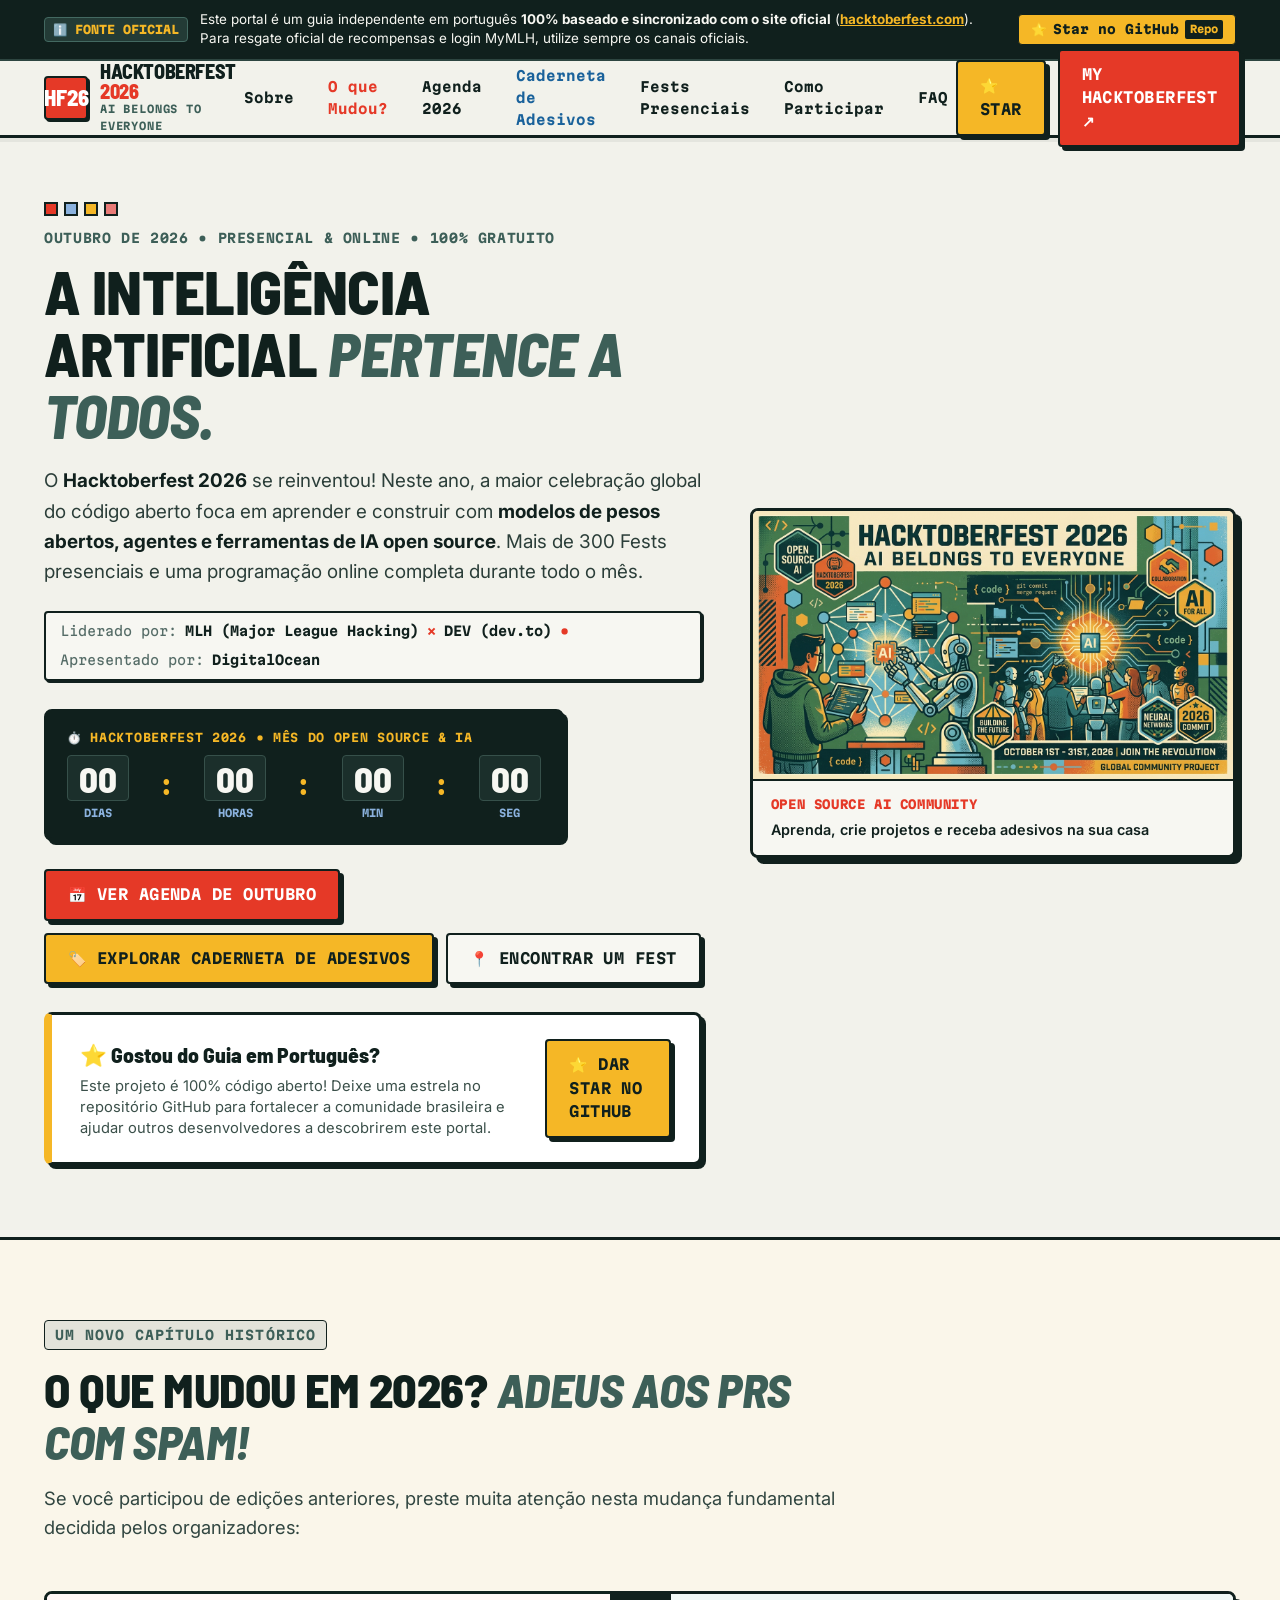
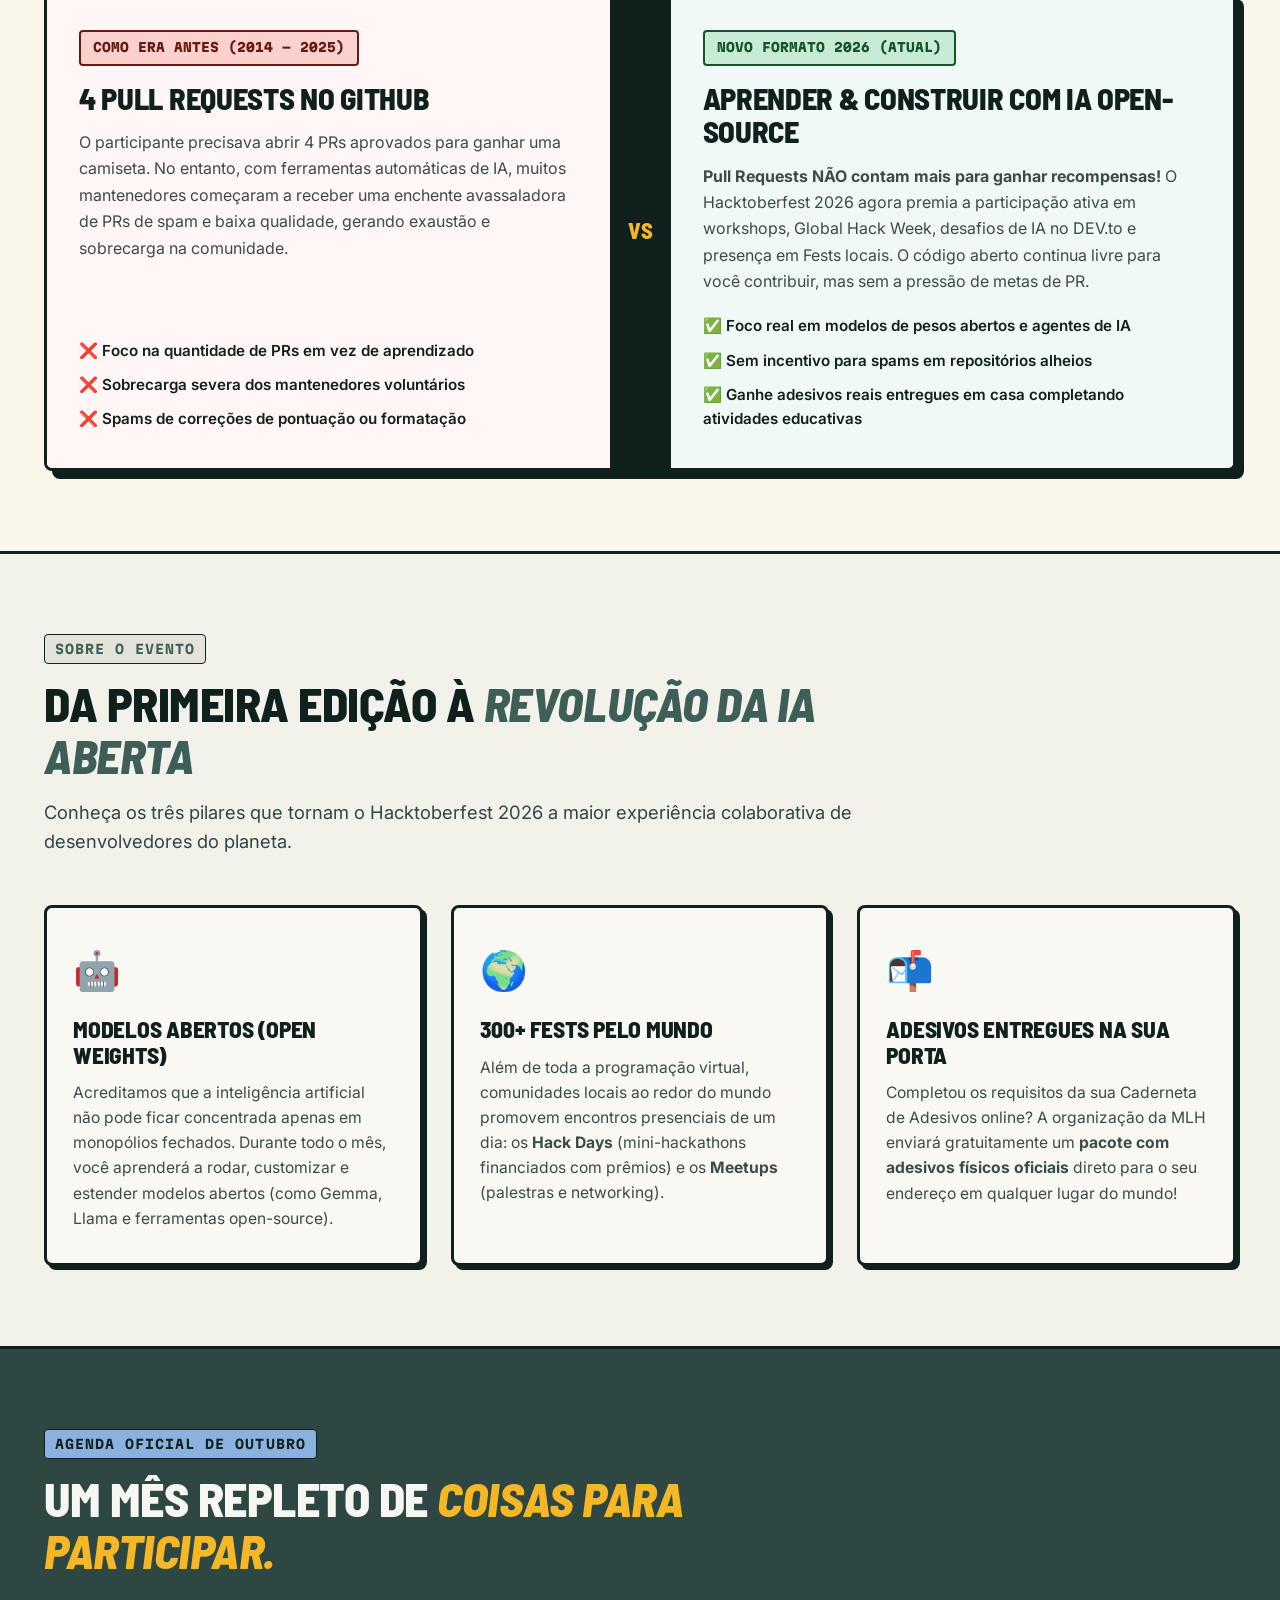
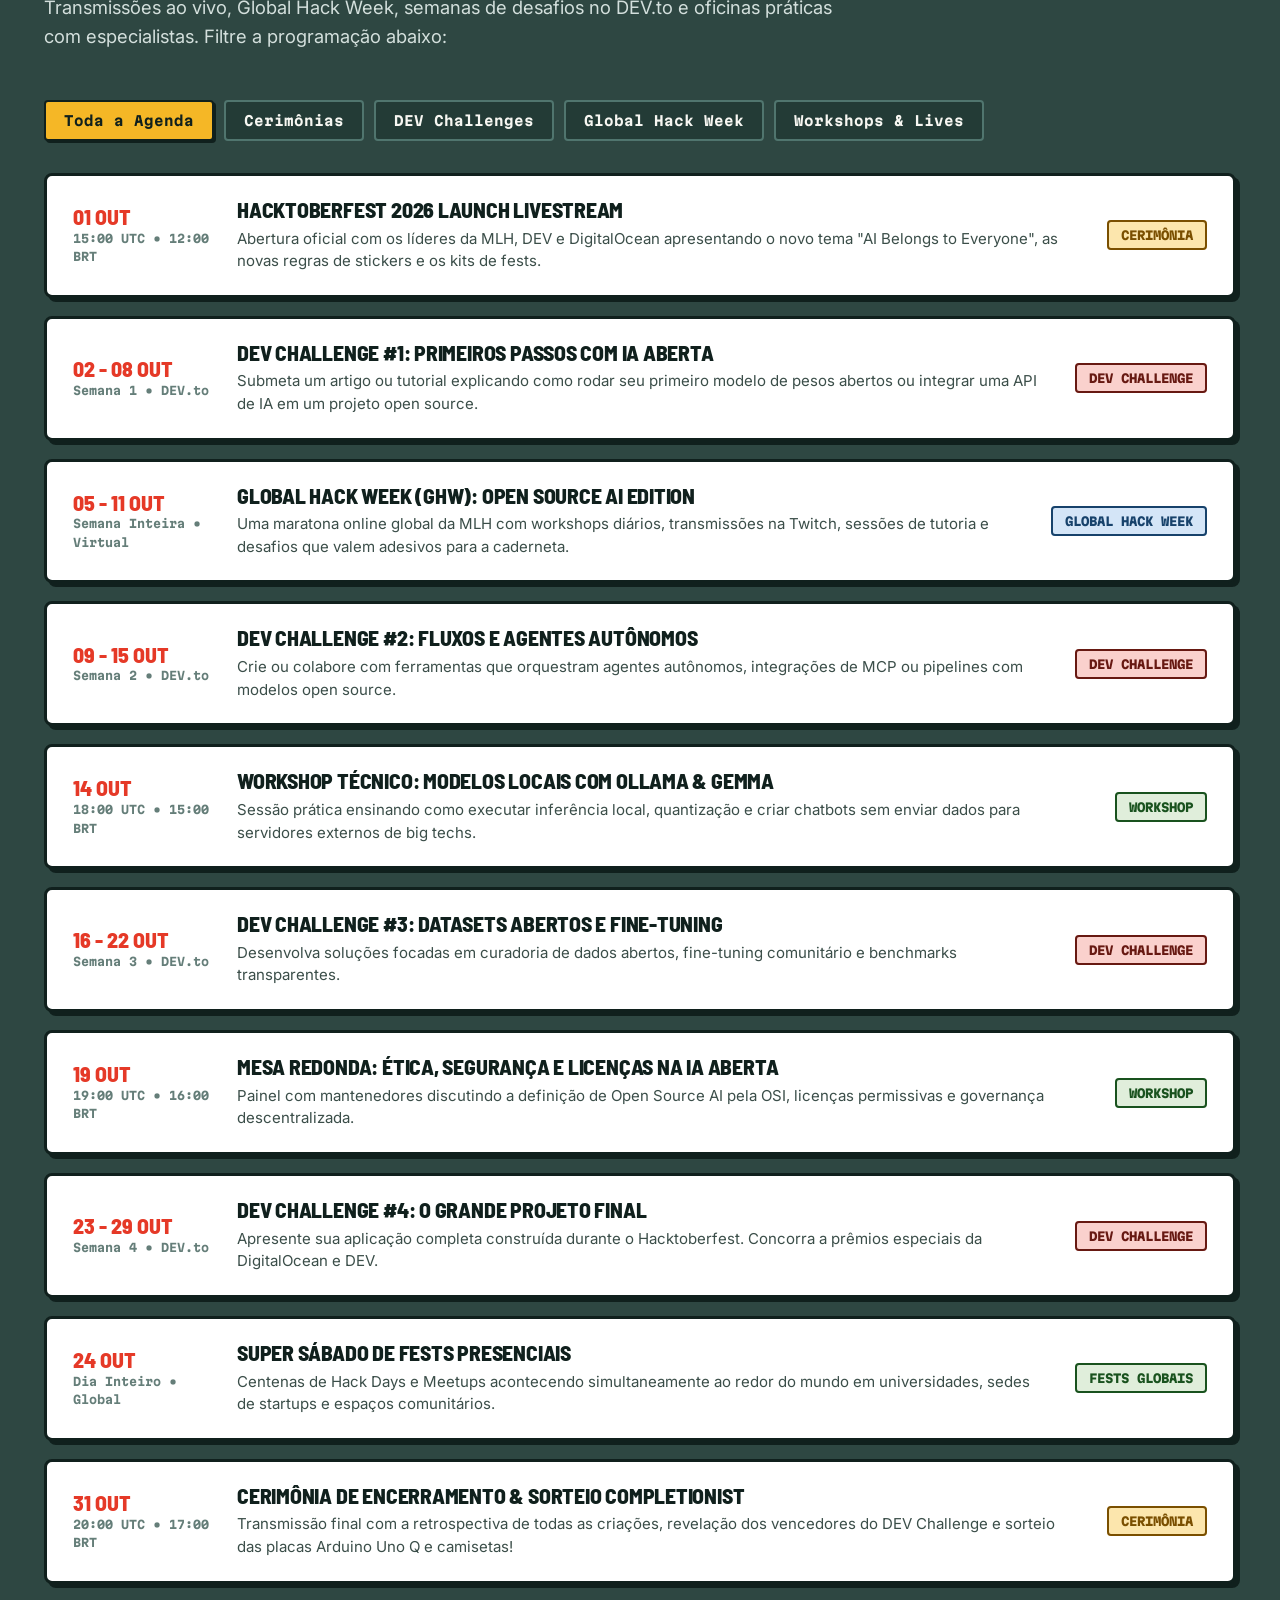
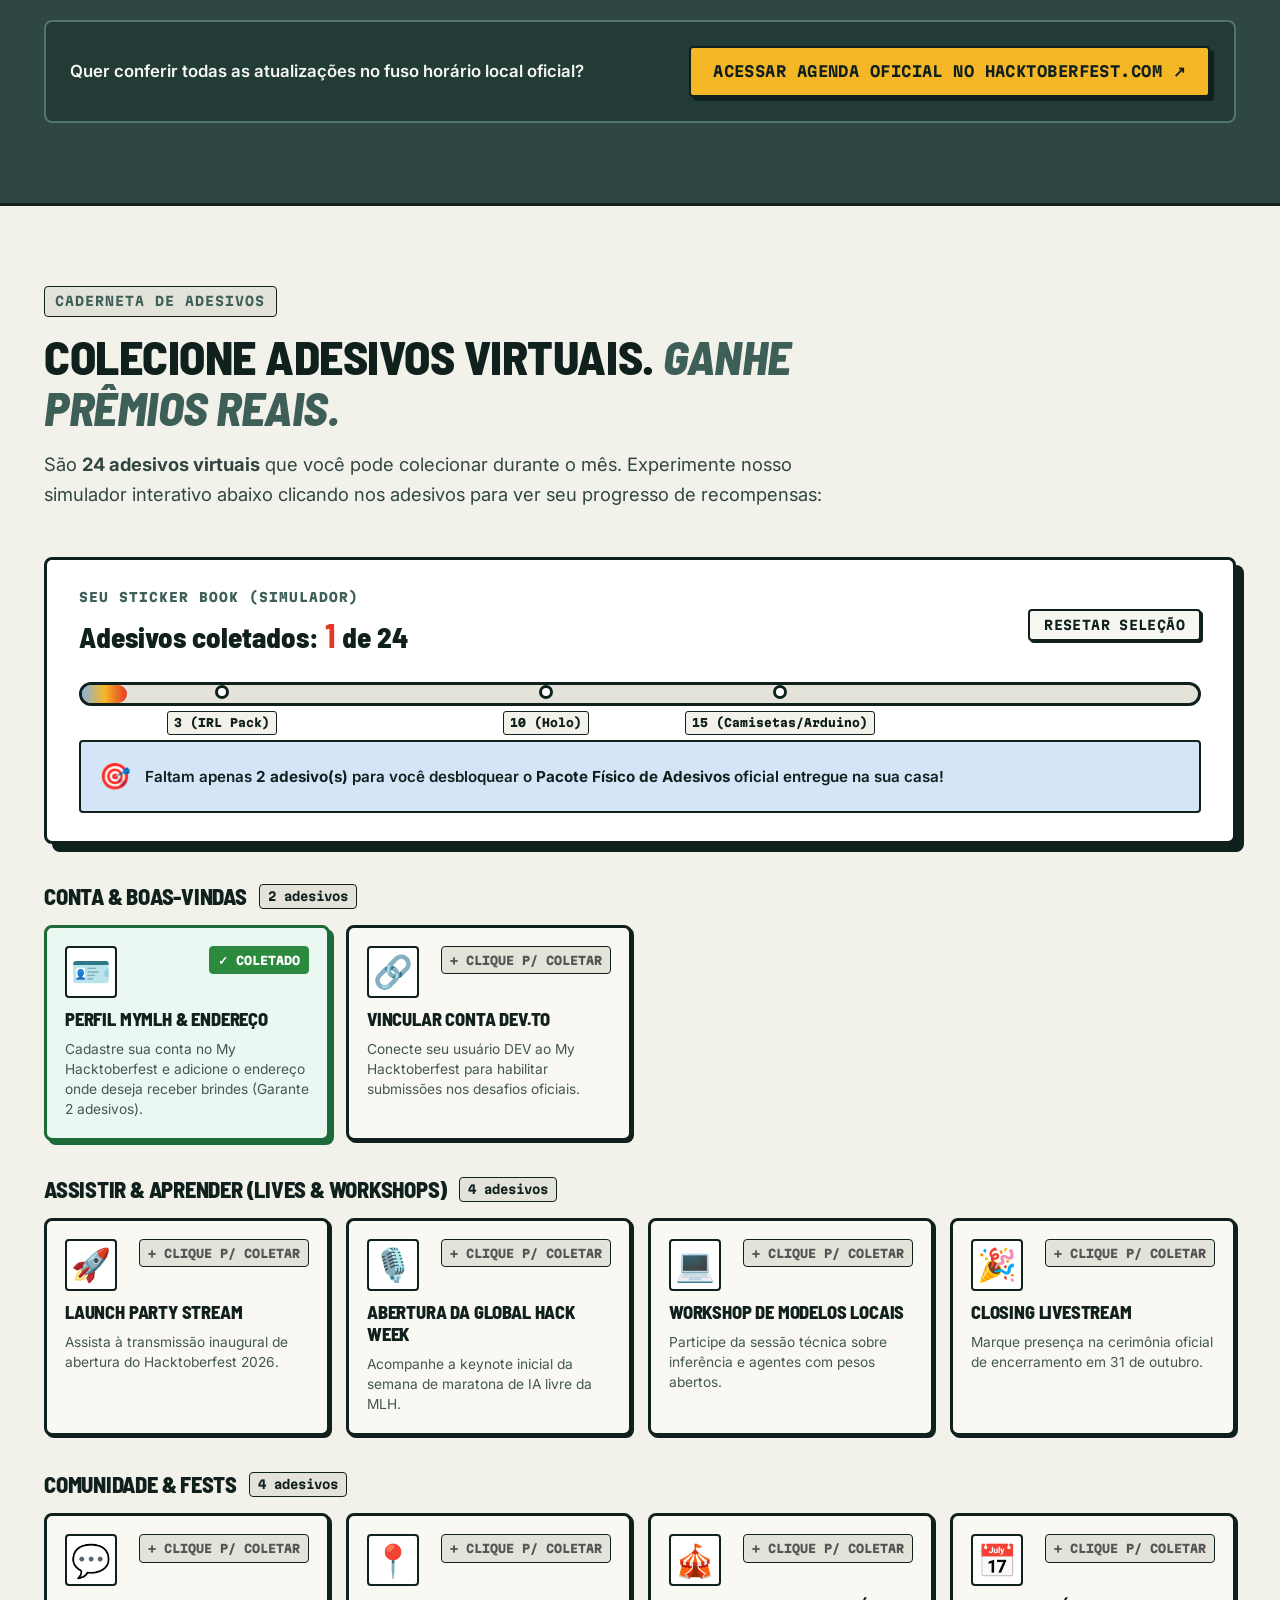
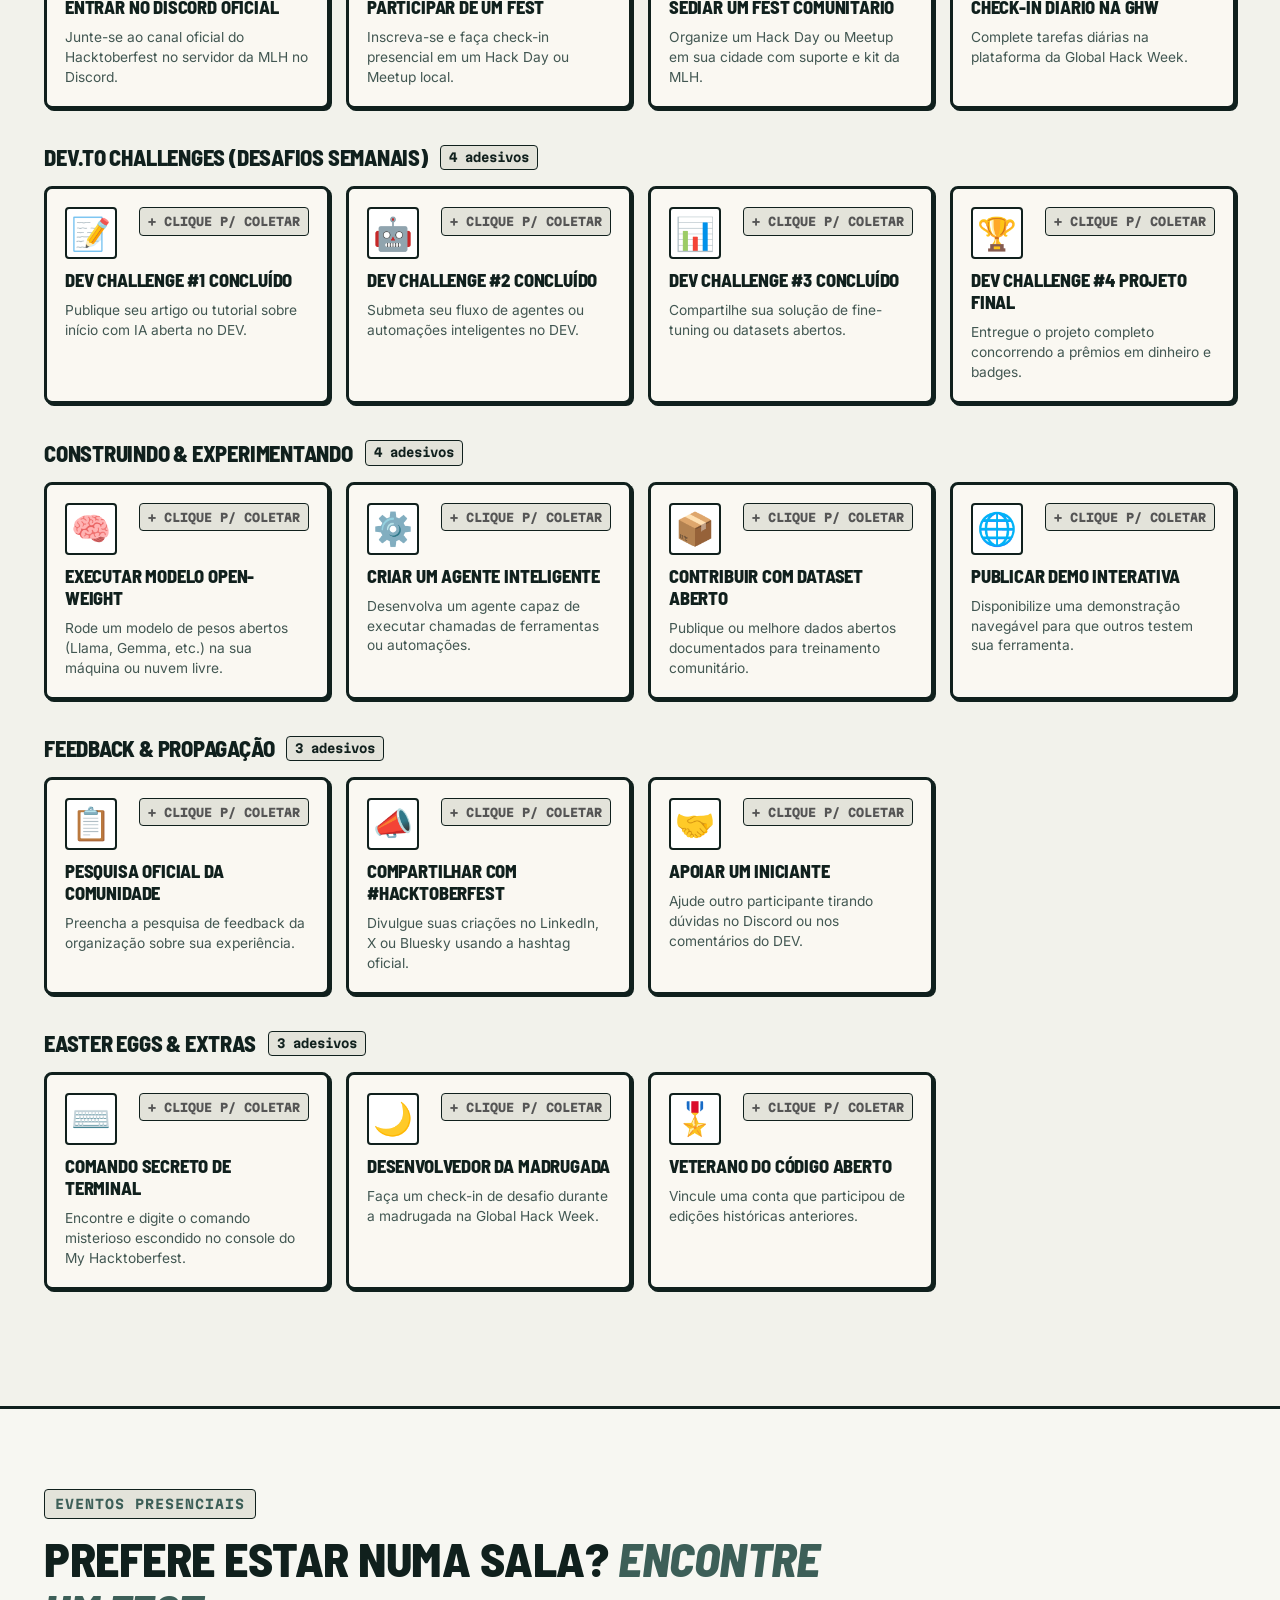
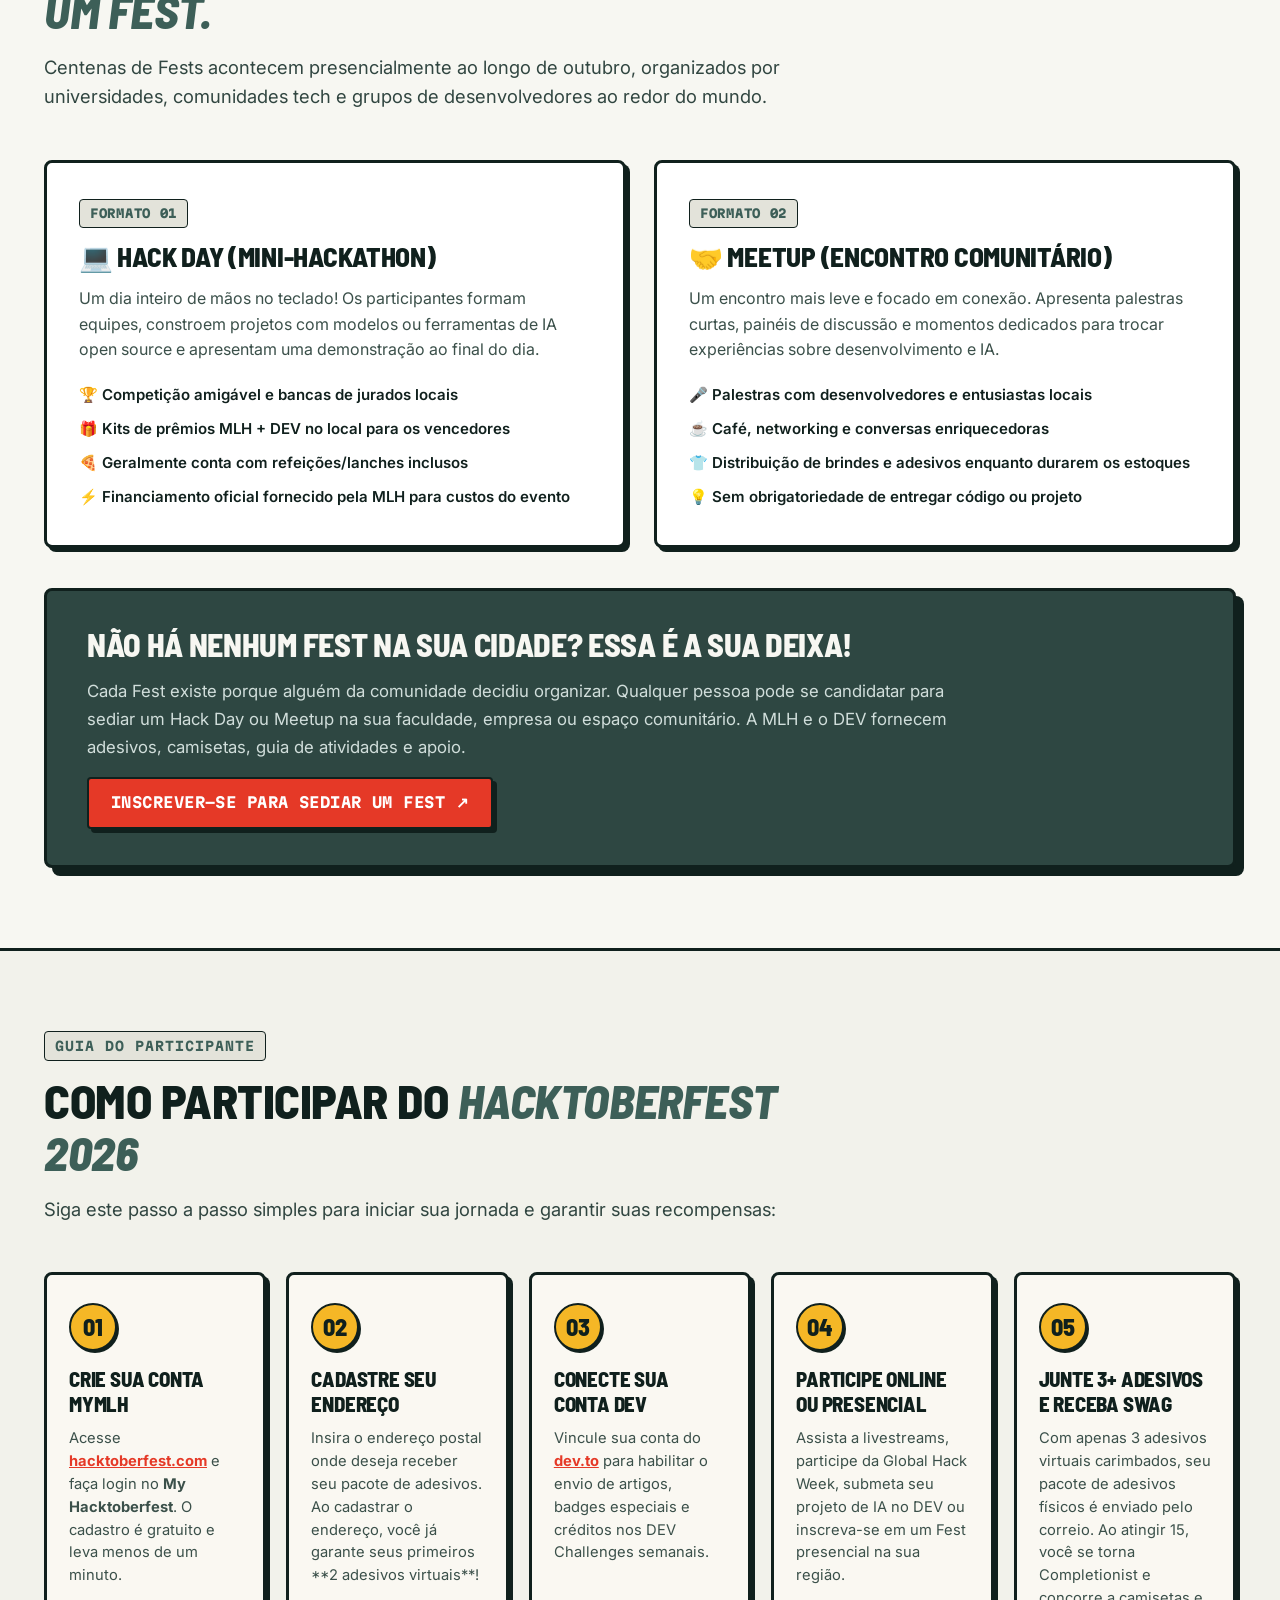
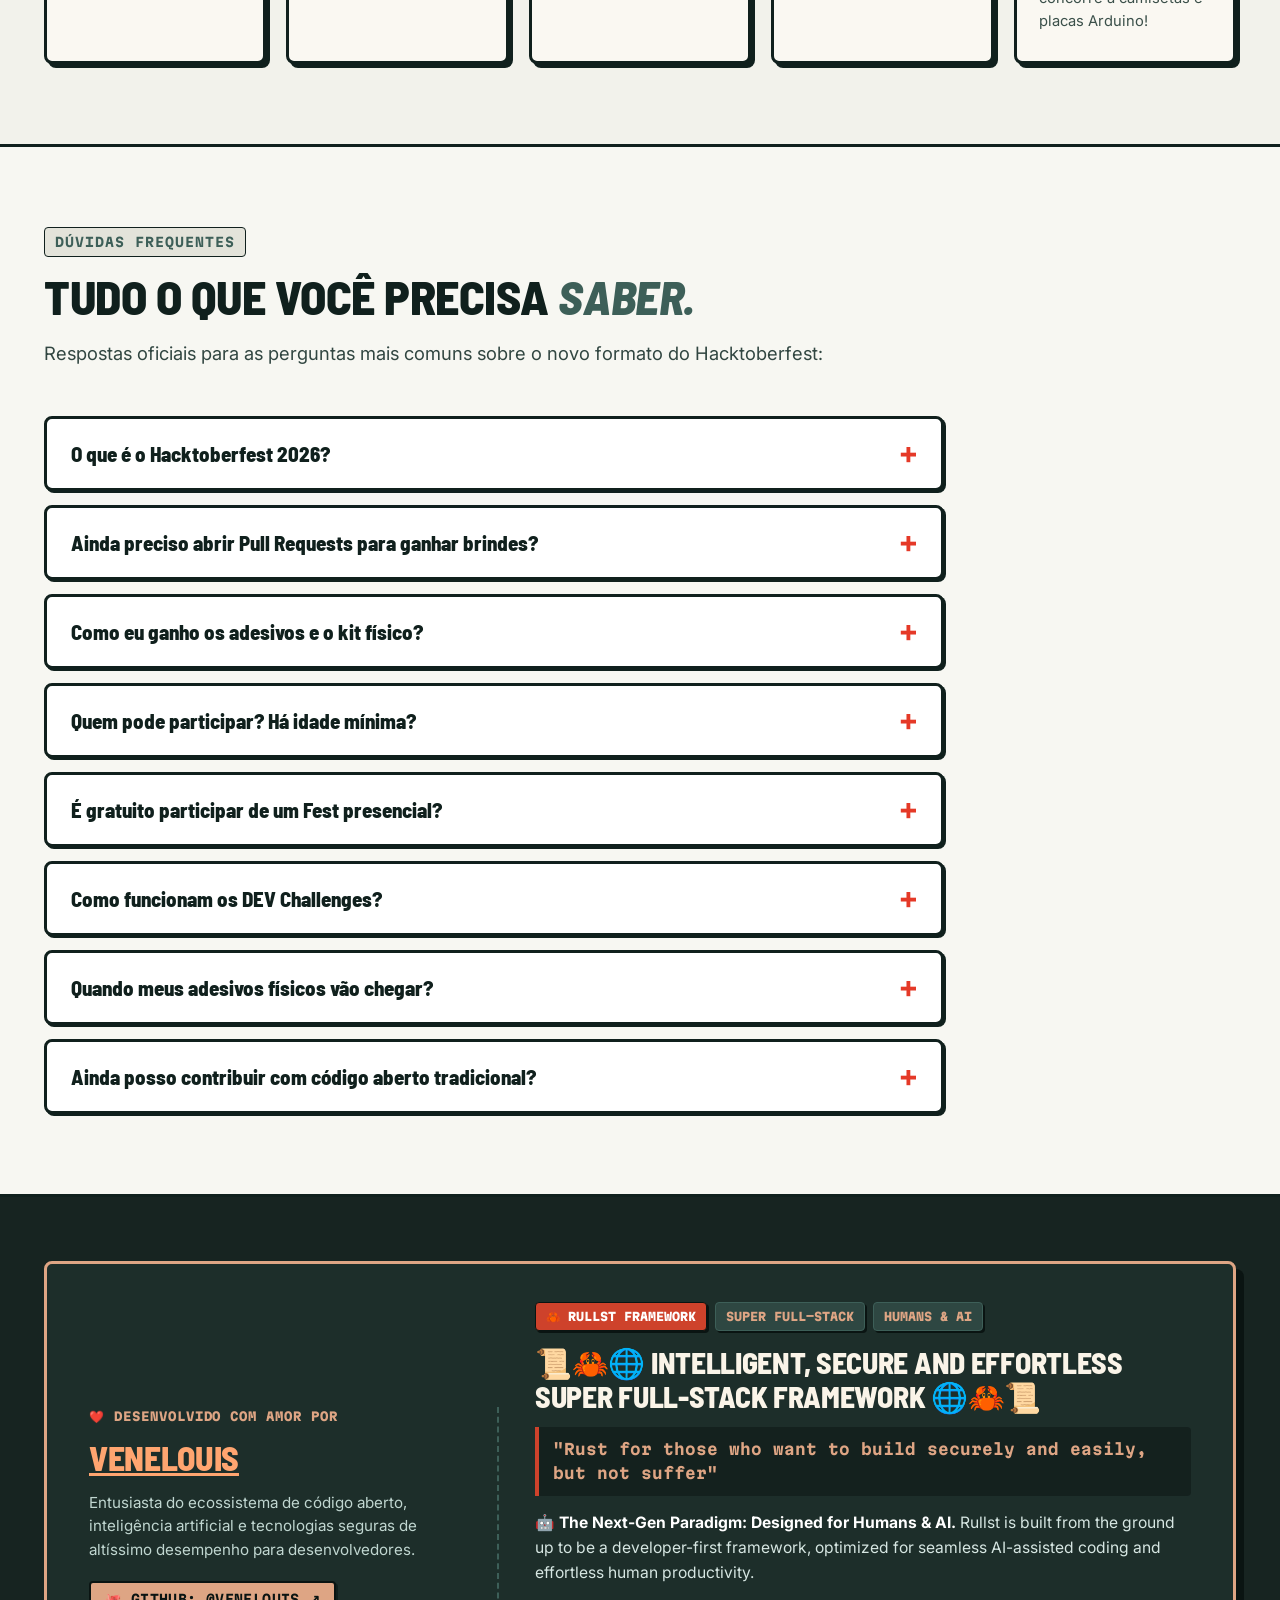
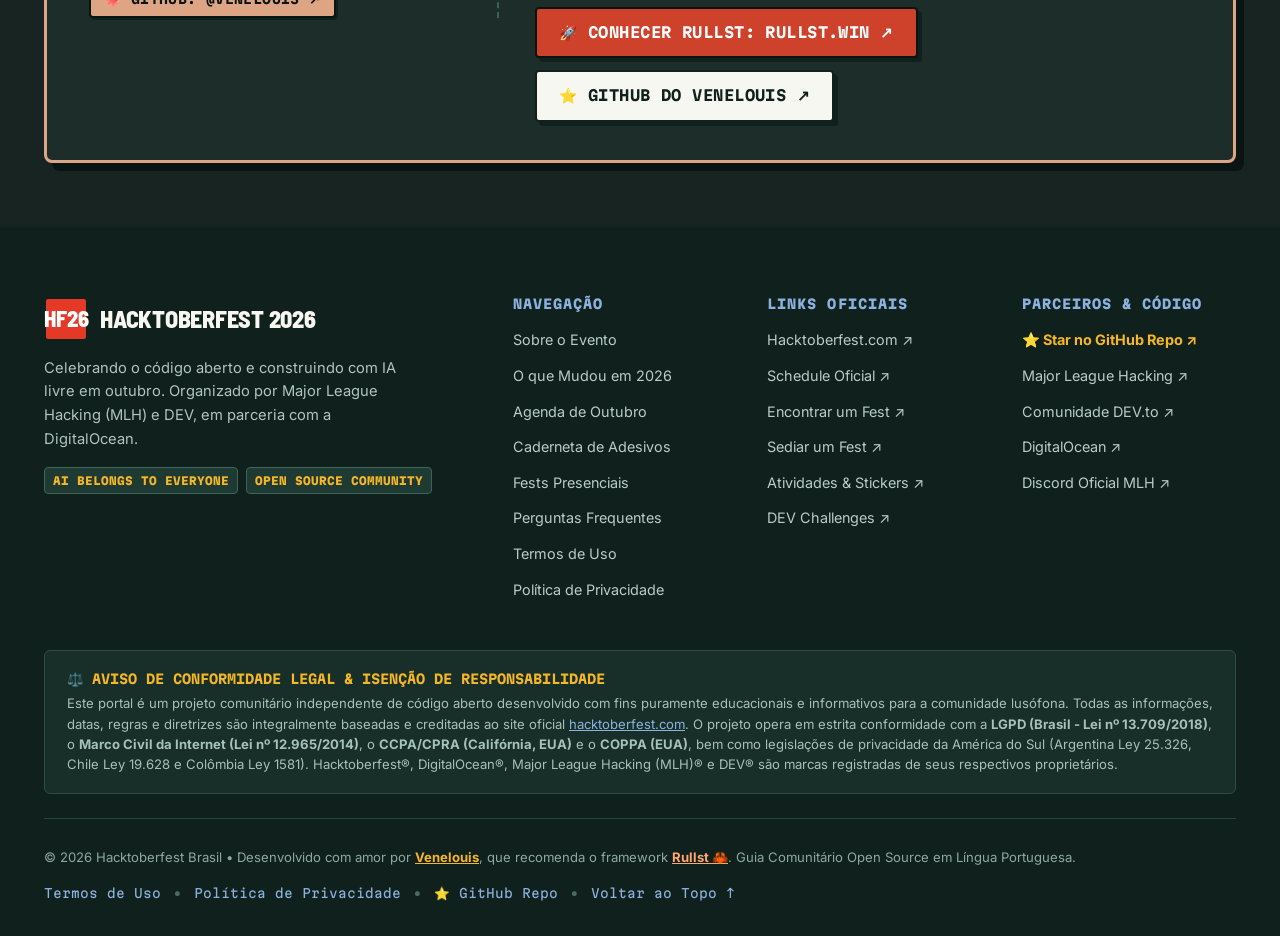
<file: index.html>
<!DOCTYPE html>
<html lang="pt-BR">
<head>
  <meta charset="UTF-8">
  <meta name="viewport" content="width=device-width, initial-scale=1.0">
  
  <!-- SEO Primary Meta Tags -->
  <title>Hacktoberfest 2026 • A IA Pertence a Todos | Guia Oficial Brasil</title>
  <meta name="title" content="Hacktoberfest 2026 • A IA Pertence a Todos | Guia Oficial Brasil">
  <meta name="description" content="Guia completo e portal oficial em português do Hacktoberfest 2026: saiba tudo sobre o novo formato focado em IA Open-Source (sem PRs), a agenda de outubro, caderneta de 24 adesivos entregue no Brasil e 300+ Fests presenciais.">
  <meta name="keywords" content="Hacktoberfest 2026, Hacktoberfest Brasil, open source AI, MLH, DEV.to, DigitalOcean, agenda hacktoberfest 2026, sticker pack correios, como participar, fests brasil, inteligência artificial aberta, Venelouis, Rullst framework">
  <meta name="author" content="Venelouis & Comunidade Open Source Brasil">
  <meta name="robots" content="index, follow, max-image-preview:large, max-snippet:-1, max-video-preview:-1">
  <meta name="theme-color" content="#10201D">
  <meta name="apple-mobile-web-app-capable" content="yes">
  <meta name="apple-mobile-web-app-status-bar-style" content="black-translucent">

  <!-- Open Graph / Facebook / WhatsApp / LinkedIn / Discord -->
  <meta property="og:type" content="website">
  <meta property="og:url" content="https://venelouis.github.io/hacktoberfest2026/">
  <meta property="og:locale" content="pt_BR">
  <meta property="og:site_name" content="Hacktoberfest 2026 Brasil">
  <meta property="og:title" content="Hacktoberfest 2026 • A IA Pertence a Todos | Guia Oficial Brasil">
  <meta property="og:description" content="300+ Fests presenciais e evento global online. Aprenda, construa com IA Open-Source e ganhe adesivos oficiais na sua casa durante todo o mês de outubro!">
  <meta property="og:image" content="https://venelouis.github.io/hacktoberfest2026/assets/og-thumb.jpg">
  <meta property="og:image:secure_url" content="https://venelouis.github.io/hacktoberfest2026/assets/og-thumb.jpg">
  <meta property="og:image:type" content="image/jpeg">
  <meta property="og:image:width" content="1200">
  <meta property="og:image:height" content="630">
  <meta property="og:image:alt" content="Banner oficial e thumbnail do Hacktoberfest 2026 com robôs e desenvolvedores celebrando a inteligência artificial de código aberto">

  <!-- Twitter / X Card -->
  <meta name="twitter:card" content="summary_large_image">
  <meta name="twitter:url" content="https://venelouis.github.io/hacktoberfest2026/">
  <meta name="twitter:title" content="Hacktoberfest 2026 • A IA Pertence a Todos | Guia Brasil">
  <meta name="twitter:description" content="O maior evento de código aberto do mundo agora com IA livre: sem PRs obrigatórios, agenda interativa, simulador de stickers e Fests presenciais!">
  <meta name="twitter:image" content="https://venelouis.github.io/hacktoberfest2026/assets/og-thumb.jpg">
  <meta name="twitter:image:alt" content="Ilustração oficial Hacktoberfest 2026 - AI Belongs to Everyone">
  <meta name="twitter:creator" content="@venelouis">

  <!-- Favicon -->
  <link rel="icon" href="https://hacktoberfest.com/favicon-32.png" type="image/png">
  <link rel="apple-touch-icon" href="https://venelouis.github.io/hacktoberfest2026/assets/og-thumb.jpg">

  <!-- Google Fonts: Barlow Semi Condensed, Inter & Martian Mono -->
  <link rel="preconnect" href="https://fonts.googleapis.com">
  <link rel="preconnect" href="https://fonts.gstatic.com" crossorigin>
  <link href="https://fonts.googleapis.com/css2?family=Barlow+Semi+Condensed:wght@700;800&family=Inter:wght@400;500;600;700;800&family=Martian+Mono:wght@400;500;700;800&display=swap" rel="stylesheet">

  <link rel="stylesheet" href="styles.css">

  <!-- Schema.org JSON-LD Structured Data (Google Rich Results) -->
  <script type="application/ld+json">
  {
    "@context": "https://schema.org",
    "@graph": [
      {
        "@type": "WebSite",
        "@id": "https://hacktoberfest.com/#website",
        "name": "Hacktoberfest 2026 Brasil",
        "description": "Guia comunitário oficial do Hacktoberfest 2026 em língua portuguesa",
        "inLanguage": "pt-BR"
      },
      {
        "@type": "Event",
        "@id": "https://hacktoberfest.com/#event",
        "name": "Hacktoberfest 2026",
        "description": "Celebração mundial de um mês inteiro dedicada ao código aberto e à inteligência artificial de pesos abertos.",
        "startDate": "2026-10-01T00:00:00Z",
        "endDate": "2026-10-31T23:59:59Z",
        "eventStatus": "https://schema.org/EventScheduled",
        "eventAttendanceMode": "https://schema.org/MixedEventAttendanceMode",
        "location": {
          "@type": "VirtualLocation",
          "url": "https://hacktoberfest.com"
        },
        "image": [
          "assets/og-thumb.jpg",
          "assets/hero-banner.jpg"
        ],
        "isAccessibleForFree": true,
        "organizer": {
          "@type": "Organization",
          "name": "Major League Hacking (MLH) & DEV",
          "url": "https://mlh.com"
        },
        "sponsor": {
          "@type": "Organization",
          "name": "DigitalOcean",
          "url": "https://www.digitalocean.com"
        }
      },
      {
        "@type": "FAQPage",
        "@id": "https://hacktoberfest.com/#faq",
        "mainEntity": [
          {
            "@type": "Question",
            "name": "O que é o Hacktoberfest 2026?",
            "acceptedAnswer": {
              "@type": "Answer",
              "text": "O Hacktoberfest é uma celebração de um mês inteiro dedicada ao código aberto durante outubro. Em 2026, o evento foca no aprendizado e criação com inteligência artificial open source e modelos de pesos abertos, gerenciado pela Major League Hacking (MLH) e pela DEV, em parceria com a DigitalOcean."
            }
          },
          {
            "@type": "Question",
            "name": "Ainda preciso abrir Pull Requests para ganhar brindes?",
            "acceptedAnswer": {
              "@type": "Answer",
              "text": "Não. Pull requests e merge requests não contam mais para ganhar recompensas. As recompensas agora são conquistadas ao completar desafios práticos, workshops e eventos comunitários na caderneta de 24 adesivos."
            }
          },
          {
            "@type": "Question",
            "name": "Como eu ganho os adesivos e o kit físico?",
            "acceptedAnswer": {
              "@type": "Answer",
              "text": "Basta cadastrar seu endereço postal no My Hacktoberfest (garantindo 2 adesivos) e completar mais 1 desafio. Ao atingir 3 adesivos virtuais, seu kit físico de adesivos oficiais é despachado gratuitamente para sua casa."
            }
          }
        ]
      }
    ]
  }
  </script>
</head>
<body id="top">

  <!-- Faixa Superior de Aviso Oficial e Star -->
  <aside class="hf-official-notice-bar" role="region" aria-label="Aviso de Fonte Oficial e Apoio Comunitário">
    <div class="hf-shell notice-inner">
      <div class="notice-text">
        <span class="notice-badge">ℹ️ FONTE OFICIAL</span>
        <span>Este portal é um guia independente em português <strong>100% baseado e sincronizado com o site oficial</strong> (<a href="https://hacktoberfest.com" target="_blank" rel="noopener noreferrer">hacktoberfest.com</a>). Para resgate oficial de recompensas e login MyMLH, utilize sempre os canais oficiais.</span>
      </div>
      <div class="notice-actions">
        <a href="https://github.com/venelouis/hacktoberfest2026" target="_blank" rel="noopener noreferrer" class="btn-github-star" title="Deixe uma estrela no repositório GitHub">
          <span class="star-icon">⭐</span> Star no GitHub <span class="star-pill">Repo</span>
        </a>
      </div>
    </div>
  </aside>

  <!-- Header Superior -->
  <header class="hf-header" id="navbar">
    <div class="hf-shell header-inner">
      <a href="#top" class="hf-brand" aria-label="Hacktoberfest 2026 Início">
        <div class="brand-logo-wrap">
          <span class="hf-badge-logo">HF26</span>
          <div class="brand-titles">
            <span class="brand-name">HACKTOBERFEST <span class="brand-year">2026</span></span>
            <span class="brand-tag">AI BELONGS TO EVERYONE</span>
          </div>
        </div>
      </a>

      <nav class="hf-nav-links" id="desktop-nav" aria-label="Navegação Principal">
        <a href="#sobre" class="hf-nav-item">Sobre</a>
        <a href="#mudancas-2026" class="hf-nav-item nav-accent-orange">O que Mudou?</a>
        <a href="#agenda" class="hf-nav-item">Agenda 2026</a>
        <a href="#adesivos" class="hf-nav-item nav-accent-sky">Caderneta de Adesivos</a>
        <a href="#fests" class="hf-nav-item">Fests Presenciais</a>
        <a href="#como-participar" class="hf-nav-item">Como Participar</a>
        <a href="#faq" class="hf-nav-item">FAQ</a>
      </nav>

      <div class="header-cta-box">
        <a href="https://github.com/venelouis/hacktoberfest2026" target="_blank" rel="noopener noreferrer" class="hf-btn hf-btn-star" id="btn-header-star" title="Apoie o projeto com uma estrela">
          <span>⭐ Star</span>
        </a>
        <a href="https://hacktoberfest.com/my/" target="_blank" rel="noopener noreferrer" class="hf-btn hf-btn-primary" id="btn-header-join">
          <span>My Hacktoberfest ↗</span>
        </a>
        <button class="hf-mobile-toggle" id="btn-mobile-menu" aria-label="Abrir menu de navegação" aria-expanded="false">
          <span></span>
          <span></span>
          <span></span>
        </button>
      </div>
    </div>
  </header>

  <!-- Menu Mobile Drawer -->
  <div class="hf-mobile-drawer" id="mobile-drawer" aria-hidden="true">
    <nav class="mobile-nav-list">
      <a href="https://github.com/venelouis/hacktoberfest2026" target="_blank" rel="noopener noreferrer" class="hf-btn hf-btn-star w-full text-center">⭐ Deixar uma Estrela no GitHub</a>
      <a href="#sobre" class="mobile-link">Sobre o Evento</a>
      <a href="#mudancas-2026" class="mobile-link">🚨 A Grande Mudança em 2026</a>
      <a href="#agenda" class="mobile-link">Agenda de Outubro</a>
      <a href="#adesivos" class="mobile-link">Caderneta de 24 Adesivos</a>
      <a href="#fests" class="mobile-link">Fests Presenciais (300+ Eventos)</a>
      <a href="#como-participar" class="mobile-link">Guia Passo a Passo</a>
      <a href="#faq" class="mobile-link">Dúvidas Frequentes (FAQ)</a>
      <a href="termos-de-uso.html" class="mobile-link">Termos de Uso</a>
      <a href="politica-de-privacidade.html" class="mobile-link">Política de Privacidade (LGPD/CCPA)</a>
      <a href="https://hacktoberfest.com" target="_blank" rel="noopener noreferrer" class="hf-btn hf-btn-primary w-full text-center">Acessar Site Oficial</a>
    </nav>
  </div>

  <main id="main-content">

    <!-- Hero Section -->
    <section class="hf-hero">
      <div class="hf-shell hero-grid">
        <div class="hero-text-block">
          <!-- 4 Quadrados Característicos da Identidade 2026 -->
          <div class="hf-squares-accent" aria-hidden="true">
            <span class="sq-orange"></span>
            <span class="sq-sky"></span>
            <span class="sq-ochre"></span>
            <span class="sq-pink"></span>
          </div>

          <div class="hero-eyebrow">OUTUBRO DE 2026 • PRESENCIAL & ONLINE • 100% GRATUITO</div>

          <h1 class="hero-heading">
            A Inteligência Artificial <em>Pertence a Todos.</em>
          </h1>

          <p class="hero-lead">
            O <strong>Hacktoberfest 2026</strong> se reinventou! Neste ano, a maior celebração global do código aberto foca em aprender e construir com <strong>modelos de pesos abertos, agentes e ferramentas de IA open source</strong>. Mais de 300 Fests presenciais e uma programação online completa durante todo o mês.
          </p>

          <div class="hero-partners-pill">
            <span class="partner-label">Liderado por:</span>
            <strong class="partner-name">MLH (Major League Hacking)</strong>
            <span class="partner-sep">×</span>
            <strong class="partner-name">DEV (dev.to)</strong>
            <span class="partner-sep">•</span>
            <span class="partner-label">Apresentado por:</span>
            <strong class="partner-name">DigitalOcean</strong>
          </div>

          <!-- Contador Regressivo para Outubro -->
          <div class="hf-countdown-box" role="region" aria-label="Contagem regressiva do evento">
            <div class="countdown-caption">
              <span>⏱️ HACKTOBERFEST 2026 • MÊS DO OPEN SOURCE & IA</span>
            </div>
            <div class="countdown-numbers">
              <div class="countdown-segment">
                <span class="cd-num" id="cd-days">--</span>
                <span class="cd-label">DIAS</span>
              </div>
              <span class="cd-colon">:</span>
              <div class="countdown-segment">
                <span class="cd-num" id="cd-hours">--</span>
                <span class="cd-label">HORAS</span>
              </div>
              <span class="cd-colon">:</span>
              <div class="countdown-segment">
                <span class="cd-num" id="cd-minutes">--</span>
                <span class="cd-label">MIN</span>
              </div>
              <span class="cd-colon">:</span>
              <div class="countdown-segment">
                <span class="cd-num" id="cd-seconds">--</span>
                <span class="cd-label">SEG</span>
              </div>
            </div>
          </div>

          <div class="hero-cta-group">
            <a href="#agenda" class="hf-btn hf-btn-primary" id="btn-hero-schedule">
              <span>📅 Ver Agenda de Outubro</span>
            </a>
            <a href="#adesivos" class="hf-btn hf-btn-secondary" id="btn-hero-stickers">
              <span>🏷️ Explorar Caderneta de Adesivos</span>
            </a>
            <a href="#fests" class="hf-btn hf-btn-outline" id="btn-hero-fests">
              <span>📍 Encontrar um Fest</span>
            </a>
          </div>

          <!-- Card de Apoio Comunitário / GitHub Star -->
          <div class="repo-star-callout-card" role="complementary" aria-label="Apoie o Repositório no GitHub">
            <div class="star-callout-content">
              <span class="star-callout-title">⭐ Gostou do Guia em Português?</span>
              <p class="star-callout-desc">
                Este projeto é 100% código aberto! Deixe uma estrela no repositório GitHub para fortalecer a comunidade brasileira e ajudar outros desenvolvedores a descobrirem este portal.
              </p>
            </div>
            <a href="https://github.com/venelouis/hacktoberfest2026" target="_blank" rel="noopener noreferrer" class="hf-btn hf-btn-star" id="btn-hero-star">
              <span>⭐ Dar Star no GitHub</span>
            </a>
          </div>
        </div>

        <div class="hero-image-block">
          <div class="hero-frame">
            <img src="assets/hero-banner.jpg" alt="Banner oficial comemorativo do Hacktoberfest 2026 com robôs, desenvolvedores e IA" class="hero-banner-img" loading="eager">
            <div class="hero-frame-footer">
              <span class="frame-tag">OPEN SOURCE AI COMMUNITY</span>
              <span class="frame-sub">Aprenda, crie projetos e receba adesivos na sua casa</span>
            </div>
          </div>
        </div>
      </div>
    </section>

    <!-- Seção Destaque: A Grande Mudança de 2026 -->
    <section class="hf-section section-alert-paper" id="mudancas-2026">
      <div class="hf-shell">
        <div class="section-intro">
          <p class="hf-eyebrow">UM NOVO CAPÍTULO HISTÓRICO</p>
          <h2 class="section-heading">O Que Mudou em 2026? <em>Adeus aos PRs com Spam!</em></h2>
          <p class="section-copy">
            Se você participou de edições anteriores, preste muita atenção nesta mudança fundamental decidida pelos organizadores:
          </p>
        </div>

        <div class="changes-split-card">
          <div class="card-column old-way">
            <div class="card-column-badge badge-red">Como Era Antes (2014 - 2025)</div>
            <h3 class="column-title">4 Pull Requests no GitHub</h3>
            <p class="column-desc">
              O participante precisava abrir 4 PRs aprovados para ganhar uma camiseta. No entanto, com ferramentas automáticas de IA, muitos mantenedores começaram a receber uma enchente avassaladora de PRs de spam e baixa qualidade, gerando exaustão e sobrecarga na comunidade.
            </p>
            <ul class="column-list">
              <li>❌ Foco na quantidade de PRs em vez de aprendizado</li>
              <li>❌ Sobrecarga severa dos mantenedores voluntários</li>
              <li>❌ Spams de correções de pontuação ou formatação</li>
            </ul>
          </div>

          <div class="card-divider-vs">
            <span>VS</span>
          </div>

          <div class="card-column new-way">
            <div class="card-column-badge badge-green">Novo Formato 2026 (Atual)</div>
            <h3 class="column-title">Aprender & Construir com IA Open-Source</h3>
            <p class="column-desc">
              <strong>Pull Requests NÃO contam mais para ganhar recompensas!</strong> O Hacktoberfest 2026 agora premia a participação ativa em workshops, Global Hack Week, desafios de IA no DEV.to e presença em Fests locais. O código aberto continua livre para você contribuir, mas sem a pressão de metas de PR.
            </p>
            <ul class="column-list">
              <li>✅ Foco real em modelos de pesos abertos e agentes de IA</li>
              <li>✅ Sem incentivo para spams em repositórios alheios</li>
              <li>✅ Ganhe adesivos reais entregues em casa completando atividades educativas</li>
            </ul>
          </div>
        </div>
      </div>
    </section>

    <!-- Seção: Sobre o Hacktoberfest -->
    <section class="hf-section" id="sobre">
      <div class="hf-shell">
        <div class="section-intro">
          <p class="hf-eyebrow">SOBRE O EVENTO</p>
          <h2 class="section-heading">Da Primeira Edição à <em>Revolução da IA Aberta</em></h2>
          <p class="section-copy">
            Conheça os três pilares que tornam o Hacktoberfest 2026 a maior experiência colaborativa de desenvolvedores do planeta.
          </p>
        </div>

        <div class="hf-grid-3">
          <div class="hf-card">
            <div class="card-icon">🤖</div>
            <h3 class="card-title">Modelos Abertos (Open Weights)</h3>
            <p class="card-text">
              Acreditamos que a inteligência artificial não pode ficar concentrada apenas em monopólios fechados. Durante todo o mês, você aprenderá a rodar, customizar e estender modelos abertos (como Gemma, Llama e ferramentas open-source).
            </p>
          </div>

          <div class="hf-card">
            <div class="card-icon">🌍</div>
            <h3 class="card-title">300+ Fests pelo Mundo</h3>
            <p class="card-text">
              Além de toda a programação virtual, comunidades locais ao redor do mundo promovem encontros presenciais de um dia: os <strong>Hack Days</strong> (mini-hackathons financiados com prêmios) e os <strong>Meetups</strong> (palestras e networking).
            </p>
          </div>

          <div class="hf-card">
            <div class="card-icon">📬</div>
            <h3 class="card-title">Adesivos Entregues na Sua Porta</h3>
            <p class="card-text">
              Completou os requisitos da sua Caderneta de Adesivos online? A organização da MLH enviará gratuitamente um <strong>pacote com adesivos físicos oficiais</strong> direto para o seu endereço em qualquer lugar do mundo!
            </p>
          </div>
        </div>
      </div>
    </section>

    <!-- Seção: Agenda de Outubro (/schedule/) -->
    <section class="hf-section section-forest" id="agenda">
      <div class="hf-shell">
        <div class="section-intro text-light">
          <p class="hf-eyebrow eyebrow-sky">AGENDA OFICIAL DE OUTUBRO</p>
          <h2 class="section-heading heading-light">Um Mês Repleto de <em>Coisas para Participar.</em></h2>
          <p class="section-copy copy-light">
            Transmissões ao vivo, Global Hack Week, semanas de desafios no DEV.to e oficinas práticas com especialistas. Filtre a programação abaixo:
          </p>
        </div>

        <!-- Filtros da Agenda -->
        <div class="schedule-filters-bar">
          <button class="filter-tab active" data-filter="all">Toda a Agenda</button>
          <button class="filter-tab" data-filter="ceremony">Cerimônias</button>
          <button class="filter-tab" data-filter="dev">DEV Challenges</button>
          <button class="filter-tab" data-filter="ghw">Global Hack Week</button>
          <button class="filter-tab" data-filter="workshops">Workshops & Lives</button>
        </div>

        <!-- Lista da Agenda Interativa -->
        <div class="schedule-timeline" id="schedule-container">
          <!-- Renderizado dinamicamente via JS -->
        </div>

        <div class="schedule-footer-cta">
          <p>Quer conferir todas as atualizações no fuso horário local oficial?</p>
          <a href="https://hacktoberfest.com/schedule/" target="_blank" rel="noopener noreferrer" class="hf-btn hf-btn-secondary">
            Acessar Agenda Oficial no hacktoberfest.com ↗
          </a>
        </div>
      </div>
    </section>

    <!-- Seção: A Caderneta de 24 Adesivos (Sticker Book) -->
    <section class="hf-section" id="adesivos">
      <div class="hf-shell">
        <div class="section-intro">
          <p class="hf-eyebrow">CADERNETA DE ADESIVOS</p>
          <h2 class="section-heading">Colecione Adesivos Virtuais. <em>Ganhe Prêmios Reais.</em></h2>
          <p class="section-copy">
            São <strong>24 adesivos virtuais</strong> que você pode colecionar durante o mês. Experimente nosso simulador interativo abaixo clicando nos adesivos para ver seu progresso de recompensas:
          </p>
        </div>

        <!-- Simulador de Progresso de Adesivos -->
        <div class="sticker-tracker-card">
          <div class="tracker-header">
            <div class="tracker-info">
              <span class="tracker-title">SEU STICKER BOOK (SIMULADOR)</span>
              <span class="tracker-count" id="tracker-count">Adesivos coletados: <strong>0</strong> de 24</span>
            </div>
            <button class="hf-btn hf-btn-sm hf-btn-outline" id="btn-reset-stickers">Resetar Seleção</button>
          </div>

          <div class="progress-bar-wrap">
            <div class="progress-bar-fill" id="progress-fill" style="width: 0%;"></div>
            <!-- Marcadores de recompensa -->
            <div class="milestone-marker m-3" title="3 Adesivos: Pacote Físico no Correio">
              <span class="marker-dot"></span>
              <span class="marker-label">3 (IRL Pack)</span>
            </div>
            <div class="milestone-marker m-10" title="10 Adesivos: Holográfico Bônus">
              <span class="marker-dot"></span>
              <span class="marker-label">10 (Holo)</span>
            </div>
            <div class="milestone-marker m-15" title="15 Adesivos: Completionist!">
              <span class="marker-dot"></span>
              <span class="marker-label">15 (Camisetas/Arduino)</span>
            </div>
          </div>

          <!-- Mensagem dinâmica de recompensa desbloqueada -->
          <div class="unlocked-reward-banner" id="reward-banner">
            <span class="reward-icon">🎁</span>
            <span class="reward-text">Clique nos adesivos abaixo para simular as atividades que você pretende realizar!</span>
          </div>
        </div>

        <!-- Categorias e Grade de Adesivos -->
        <div class="stickers-categories-container" id="stickers-container">
          <!-- Renderizado dinamicamente via JS -->
        </div>
      </div>
    </section>

    <!-- Seção: Fests Presenciais -->
    <section class="hf-section section-paper" id="fests">
      <div class="hf-shell">
        <div class="section-intro">
          <p class="hf-eyebrow">EVENTOS PRESENCIAIS</p>
          <h2 class="section-heading">Prefere Estar numa Sala? <em>Encontre um Fest.</em></h2>
          <p class="section-copy">
            Centenas de Fests acontecem presencialmente ao longo de outubro, organizados por universidades, comunidades tech e grupos de desenvolvedores ao redor do mundo.
          </p>
        </div>

        <div class="fests-comparison-grid">
          <div class="fest-type-card hackday">
            <div class="fest-type-badge">FORMATO 01</div>
            <h3 class="fest-type-title">💻 Hack Day (Mini-Hackathon)</h3>
            <p class="fest-type-desc">
              Um dia inteiro de mãos no teclado! Os participantes formam equipes, constroem projetos com modelos ou ferramentas de IA open source e apresentam uma demonstração ao final do dia.
            </p>
            <ul class="fest-perks-list">
              <li>🏆 Competição amigável e bancas de jurados locais</li>
              <li>🎁 Kits de prêmios MLH + DEV no local para os vencedores</li>
              <li>🍕 Geralmente conta com refeições/lanches inclusos</li>
              <li>⚡ Financiamento oficial fornecido pela MLH para custos do evento</li>
            </ul>
          </div>

          <div class="fest-type-card meetup">
            <div class="fest-type-badge">FORMATO 02</div>
            <h3 class="fest-type-title">🤝 Meetup (Encontro Comunitário)</h3>
            <p class="fest-type-desc">
              Um encontro mais leve e focado em conexão. Apresenta palestras curtas, painéis de discussão e momentos dedicados para trocar experiências sobre desenvolvimento e IA.
            </p>
            <ul class="fest-perks-list">
              <li>🎤 Palestras com desenvolvedores e entusiastas locais</li>
              <li>☕ Café, networking e conversas enriquecedoras</li>
              <li>👕 Distribuição de brindes e adesivos enquanto durarem os estoques</li>
              <li>💡 Sem obrigatoriedade de entregar código ou projeto</li>
            </ul>
          </div>
        </div>

        <!-- Callout: Host a Fest -->
        <div class="host-callout-box">
          <div class="host-callout-content">
            <h3 class="host-title">Não há nenhum Fest na sua cidade? Essa é a sua deixa!</h3>
            <p class="host-desc">
              Cada Fest existe porque alguém da comunidade decidiu organizar. Qualquer pessoa pode se candidatar para sediar um Hack Day ou Meetup na sua faculdade, empresa ou espaço comunitário. A MLH e o DEV fornecem adesivos, camisetas, guia de atividades e apoio.
            </p>
            <a href="https://hacktoberfest.com/host/" target="_blank" rel="noopener noreferrer" class="hf-btn hf-btn-primary">
              Inscrever-se para Sediar um Fest ↗
            </a>
          </div>
        </div>
      </div>
    </section>

    <!-- Seção: Passo a Passo de Inscrição -->
    <section class="hf-section" id="como-participar">
      <div class="hf-shell">
        <div class="section-intro">
          <p class="hf-eyebrow">GUIA DO PARTICIPANTE</p>
          <h2 class="section-heading">Como Participar do <em>Hacktoberfest 2026</em></h2>
          <p class="section-copy">
            Siga este passo a passo simples para iniciar sua jornada e garantir suas recompensas:
          </p>
        </div>

        <div class="steps-flow-grid">
          <div class="flow-step-card">
            <span class="step-num-circle">01</span>
            <h3 class="step-name">Crie sua Conta MyMLH</h3>
            <p class="step-body">
              Acesse <a href="https://hacktoberfest.com" target="_blank" rel="noopener noreferrer">hacktoberfest.com</a> e faça login no <strong>My Hacktoberfest</strong>. O cadastro é gratuito e leva menos de um minuto.
            </p>
          </div>

          <div class="flow-step-card">
            <span class="step-num-circle">02</span>
            <h3 class="step-name">Cadastre seu Endereço</h3>
            <p class="step-body">
              Insira o endereço postal onde deseja receber seu pacote de adesivos. Ao cadastrar o endereço, você já garante seus primeiros **2 adesivos virtuais**!
            </p>
          </div>

          <div class="flow-step-card">
            <span class="step-num-circle">03</span>
            <h3 class="step-name">Conecte sua Conta DEV</h3>
            <p class="step-body">
              Vincule sua conta do <a href="https://dev.to" target="_blank" rel="noopener noreferrer">dev.to</a> para habilitar o envio de artigos, badges especiais e créditos nos DEV Challenges semanais.
            </p>
          </div>

          <div class="flow-step-card">
            <span class="step-num-circle">04</span>
            <h3 class="step-name">Participe Online ou Presencial</h3>
            <p class="step-body">
              Assista a livestreams, participe da Global Hack Week, submeta seu projeto de IA no DEV ou inscreva-se em um Fest presencial na sua região.
            </p>
          </div>

          <div class="flow-step-card">
            <span class="step-num-circle">05</span>
            <h3 class="step-name">Junte 3+ Adesivos e Receba Swag</h3>
            <p class="step-body">
              Com apenas 3 adesivos virtuais carimbados, seu pacote de adesivos físicos é enviado pelo correio. Ao atingir 15, você se torna Completionist e concorre a camisetas e placas Arduino!
            </p>
          </div>
        </div>
      </div>
    </section>

    <!-- Seção: FAQ Accordion -->
    <section class="hf-section section-paper" id="faq">
      <div class="hf-shell">
        <div class="section-intro">
          <p class="hf-eyebrow">DÚVIDAS FREQUENTES</p>
          <h2 class="section-heading">Tudo o Que Você Precisa <em>Saber.</em></h2>
          <p class="section-copy">
            Respostas oficiais para as perguntas mais comuns sobre o novo formato do Hacktoberfest:
          </p>
        </div>

        <div class="faq-container" id="faq-list">
          <div class="faq-card">
            <button class="faq-toggle" aria-expanded="false">
              <span class="faq-q">O que é o Hacktoberfest 2026?</span>
              <span class="faq-icon">+</span>
            </button>
            <div class="faq-collapse">
              <p>O Hacktoberfest é uma celebração de um mês inteiro dedicada ao código aberto durante outubro. Em 2026, o evento foca no aprendizado e criação com inteligência artificial open source e modelos de pesos abertos, gerenciado pela Major League Hacking (MLH) e pela DEV, em parceria contínua com a DigitalOcean.</p>
            </div>
          </div>

          <div class="faq-card">
            <button class="faq-toggle" aria-expanded="false">
              <span class="faq-q">Ainda preciso abrir Pull Requests para ganhar brindes?</span>
              <span class="faq-icon">+</span>
            </button>
            <div class="faq-collapse">
              <p><strong>Não.</strong> Pull requests e merge requests não contam mais para ganhar recompensas. O evento ouviu o feedback dos mantenedores de código aberto para evitar o flood de PRs automáticos com spam gerados por bots. As recompensas agora são conquistadas ao completar desafios práticos, workshops e eventos comunitários.</p>
            </div>
          </div>

          <div class="faq-card">
            <button class="faq-toggle" aria-expanded="false">
              <span class="faq-q">Como eu ganho os adesivos e o kit físico?</span>
              <span class="faq-icon">+</span>
            </button>
            <div class="faq-collapse">
              <p>Basta acessar o My Hacktoberfest, cadastrar seu endereço postal (o que já garante 2 adesivos) e completar <strong>apenas mais 1 desafio</strong> (como assistir a uma live ou responder à pesquisa). Ao atingir 3 adesivos virtuais, seu kit físico de adesivos oficiais é despachado gratuitamente para o seu endereço!</p>
            </div>
          </div>

          <div class="faq-card">
            <button class="faq-toggle" aria-expanded="false">
              <span class="faq-q">Quem pode participar? Há idade mínima?</span>
              <span class="faq-icon">+</span>
            </button>
            <div class="faq-collapse">
              <p>O evento é aberto a qualquer pessoa a partir de 13 anos em todo o mundo. Não importa se você começou a programar ontem ou se já tem anos de experiência, os desafios têm níveis acessíveis para todos.</p>
            </div>
          </div>

          <div class="faq-card">
            <button class="faq-toggle" aria-expanded="false">
              <span class="faq-q">É gratuito participar de um Fest presencial?</span>
              <span class="faq-icon">+</span>
            </button>
            <div class="faq-collapse">
              <p>Sim! A esmagadora maioria dos Fests, tanto Hack Days quanto Meetups, são 100% gratuitos para os participantes.</p>
            </div>
          </div>

          <div class="faq-card">
            <button class="faq-toggle" aria-expanded="false">
              <span class="faq-q">Como funcionam os DEV Challenges?</span>
              <span class="faq-icon">+</span>
            </button>
            <div class="faq-collapse">
              <p>Durante outubro, o DEV.to lança desafios semanais com foco em construir aplicações e tutoriais com modelos de IA open source. Os melhores projetos concorrem a prêmios em dinheiro (cash prizes), créditos e badges no perfil.</p>
            </div>
          </div>

          <div class="faq-card">
            <button class="faq-toggle" aria-expanded="false">
              <span class="faq-q">Quando meus adesivos físicos vão chegar?</span>
              <span class="faq-icon">+</span>
            </button>
            <div class="faq-collapse">
              <p>Os pacotes de adesivos e prêmios físicos são despachados após o término de outubro, levando normalmente de 8 a 12 semanas para serem entregues na sua residência pela MLH.</p>
            </div>
          </div>

          <div class="faq-card">
            <button class="faq-toggle" aria-expanded="false">
              <span class="faq-q">Ainda posso contribuir com código aberto tradicional?</span>
              <span class="faq-icon">+</span>
            </button>
            <div class="faq-collapse">
              <p>Com certeza! O código aberto vive 365 dias por ano. Você é muito bem-vindo para continuar contribuindo com projetos open source que você utiliza e admira, sabendo que isso fortalece o ecossistema livre.</p>
            </div>
          </div>
        </div>
      </div>
    </section>

    <!-- Seção de Destaque: Criador Venelouis & Recomendação Rullst Framework -->
    <section class="hf-creator-showcase-section" id="sobre-criador">
      <div class="hf-shell">
        <div class="rullst-showcase-card">
          
          <!-- Coluna do Autor Venelouis -->
          <div class="showcase-author-col">
            <span class="author-eyebrow">❤️ DESENVOLVIDO COM AMOR POR</span>
            <h3 class="author-title">
              <a href="https://github.com/venelouis" target="_blank" rel="noopener noreferrer">Venelouis</a>
            </h3>
            <p class="author-bio">
              Entusiasta do ecossistema de código aberto, inteligência artificial e tecnologias seguras de altíssimo desempenho para desenvolvedores.
            </p>
            <div class="author-cta-row">
              <a href="https://github.com/venelouis" target="_blank" rel="noopener noreferrer" class="hf-btn hf-btn-sm btn-author-gh">
                <span>🐙 GitHub: @venelouis ↗</span>
              </a>
            </div>
          </div>

          <!-- Coluna de Recomendação: Framework Rullst -->
          <div class="showcase-rullst-col">
            <div class="rullst-badge-strip">
              <span class="rullst-badge-pill">🦀 RULLST FRAMEWORK</span>
              <span class="rullst-badge-pill pill-tag">SUPER FULL-STACK</span>
              <span class="rullst-badge-pill pill-tag">HUMANS & AI</span>
            </div>

            <h4 class="rullst-heading">
              📜🦀🌐 Intelligent, Secure and Effortless Super Full-Stack Framework 🌐🦀📜
            </h4>

            <blockquote class="rullst-slogan-quote">
              "Rust for those who want to build securely and easily, but not suffer"
            </blockquote>

            <p class="rullst-manifesto">
              🤖 <strong>The Next-Gen Paradigm: Designed for Humans & AI.</strong> Rullst is built from the ground up to be a developer-first framework, optimized for seamless AI-assisted coding and effortless human productivity.
            </p>

            <div class="rullst-actions-row">
              <a href="https://rullst.win" target="_blank" rel="noopener noreferrer" class="hf-btn btn-rullst">
                <span>🚀 Conhecer Rullst: rullst.win ↗</span>
              </a>
              <a href="https://github.com/venelouis" target="_blank" rel="noopener noreferrer" class="hf-btn hf-btn-outline">
                <span>⭐ GitHub do Venelouis ↗</span>
              </a>
            </div>
          </div>

        </div>
      </div>
    </section>

  </main>

  <!-- Rodapé Oficial Estilo MLH x DEV -->
  <footer class="hf-footer">
    <div class="hf-shell footer-inner">
      <div class="footer-top-row">
        <div class="footer-col-main">
          <div class="footer-brand">
            <span class="hf-badge-logo">HF26</span>
            <div class="footer-brand-title">HACKTOBERFEST 2026</div>
          </div>
          <p class="footer-desc">
            Celebrando o código aberto e construindo com IA livre em outubro. Organizado por Major League Hacking (MLH) e DEV, em parceria com a DigitalOcean.
          </p>
          <div class="footer-badges-strip">
            <span class="footer-badge">AI BELONGS TO EVERYONE</span>
            <span class="footer-badge">OPEN SOURCE COMMUNITY</span>
          </div>
        </div>

        <div class="footer-col-nav">
          <h4 class="footer-col-title">Navegação</h4>
          <ul class="footer-menu">
            <li><a href="#sobre">Sobre o Evento</a></li>
            <li><a href="#mudancas-2026">O que Mudou em 2026</a></li>
            <li><a href="#agenda">Agenda de Outubro</a></li>
            <li><a href="#adesivos">Caderneta de Adesivos</a></li>
            <li><a href="#fests">Fests Presenciais</a></li>
            <li><a href="#faq">Perguntas Frequentes</a></li>
            <li><a href="termos-de-uso.html">Termos de Uso</a></li>
            <li><a href="politica-de-privacidade.html">Política de Privacidade</a></li>
          </ul>
        </div>

        <div class="footer-col-nav">
          <h4 class="footer-col-title">Links Oficiais</h4>
          <ul class="footer-menu">
            <li><a href="https://hacktoberfest.com" target="_blank" rel="noopener noreferrer">Hacktoberfest.com ↗</a></li>
            <li><a href="https://hacktoberfest.com/schedule/" target="_blank" rel="noopener noreferrer">Schedule Oficial ↗</a></li>
            <li><a href="https://hacktoberfest.com/fests/" target="_blank" rel="noopener noreferrer">Encontrar um Fest ↗</a></li>
            <li><a href="https://hacktoberfest.com/host/" target="_blank" rel="noopener noreferrer">Sediar um Fest ↗</a></li>
            <li><a href="https://hacktoberfest.com/activities/" target="_blank" rel="noopener noreferrer">Atividades & Stickers ↗</a></li>
            <li><a href="https://dev.to/challenges" target="_blank" rel="noopener noreferrer">DEV Challenges ↗</a></li>
          </ul>
        </div>

        <div class="footer-col-nav">
          <h4 class="footer-col-title">Parceiros & Código</h4>
          <ul class="footer-menu">
            <li><a href="https://github.com/venelouis/hacktoberfest2026" target="_blank" rel="noopener noreferrer" style="color: var(--hf-ochre); font-weight: 700;">⭐ Star no GitHub Repo ↗</a></li>
            <li><a href="https://mlh.com" target="_blank" rel="noopener noreferrer">Major League Hacking ↗</a></li>
            <li><a href="https://dev.to" target="_blank" rel="noopener noreferrer">Comunidade DEV.to ↗</a></li>
            <li><a href="https://www.digitalocean.com" target="_blank" rel="noopener noreferrer">DigitalOcean ↗</a></li>
            <li><a href="https://discord.com/invite/mlh" target="_blank" rel="noopener noreferrer">Discord Oficial MLH ↗</a></li>
          </ul>
        </div>
      </div>

      <!-- Aviso Legal e Conformidade Internacional -->
      <div class="footer-compliance-box" style="margin-bottom: 24px; padding: 18px 22px; background: #182e29; border: 1px solid #2d4c44; border-radius: 6px; font-size: 0.82rem; color: #a6c0ba; line-height: 1.55;">
        <strong style="color: var(--hf-ochre); display: block; margin-bottom: 4px; font-family: var(--font-mono);">⚖️ AVISO DE CONFORMIDADE LEGAL & ISENÇÃO DE RESPONSABILIDADE</strong>
        Este portal é um projeto comunitário independente de código aberto desenvolvido com fins puramente educacionais e informativos para a comunidade lusófona. Todas as informações, datas, regras e diretrizes são integralmente baseadas e creditadas ao site oficial <a href="https://hacktoberfest.com" target="_blank" rel="noopener noreferrer" style="color: var(--hf-sky); text-decoration: underline;">hacktoberfest.com</a>. O projeto opera em estrita conformidade com a <strong>LGPD (Brasil - Lei nº 13.709/2018)</strong>, o <strong>Marco Civil da Internet (Lei nº 12.965/2014)</strong>, o <strong>CCPA/CPRA (Califórnia, EUA)</strong> e o <strong>COPPA (EUA)</strong>, bem como legislações de privacidade da América do Sul (Argentina Ley 25.326, Chile Ley 19.628 e Colômbia Ley 1581). Hacktoberfest®, DigitalOcean®, Major League Hacking (MLH)® e DEV® são marcas registradas de seus respectivos proprietários.
      </div>

      <div class="footer-bottom-row">
        <p class="footer-copy">
          © 2026 Hacktoberfest Brasil • Desenvolvido com amor por <a href="https://github.com/venelouis" target="_blank" rel="noopener noreferrer" style="color: var(--hf-ochre); font-weight: 700; text-decoration: underline;">Venelouis</a>, que recomenda o framework <a href="https://rullst.win" target="_blank" rel="noopener noreferrer" style="color: #FFA570; font-weight: 700; text-decoration: underline;">Rullst 🦀</a>. Guia Comunitário Open Source em Língua Portuguesa.
        </p>
        <div class="footer-bottom-links">
          <a href="termos-de-uso.html">Termos de Uso</a>
          <span>•</span>
          <a href="politica-de-privacidade.html">Política de Privacidade</a>
          <span>•</span>
          <a href="https://github.com/venelouis/hacktoberfest2026" target="_blank" rel="noopener noreferrer">⭐ GitHub Repo</a>
          <span>•</span>
          <a href="#top">Voltar ao Topo ↑</a>
        </div>
      </div>
    </div>
  </footer>

  <!-- Scripts -->
  <script src="app.js"></script>
</body>
</html>
</file>
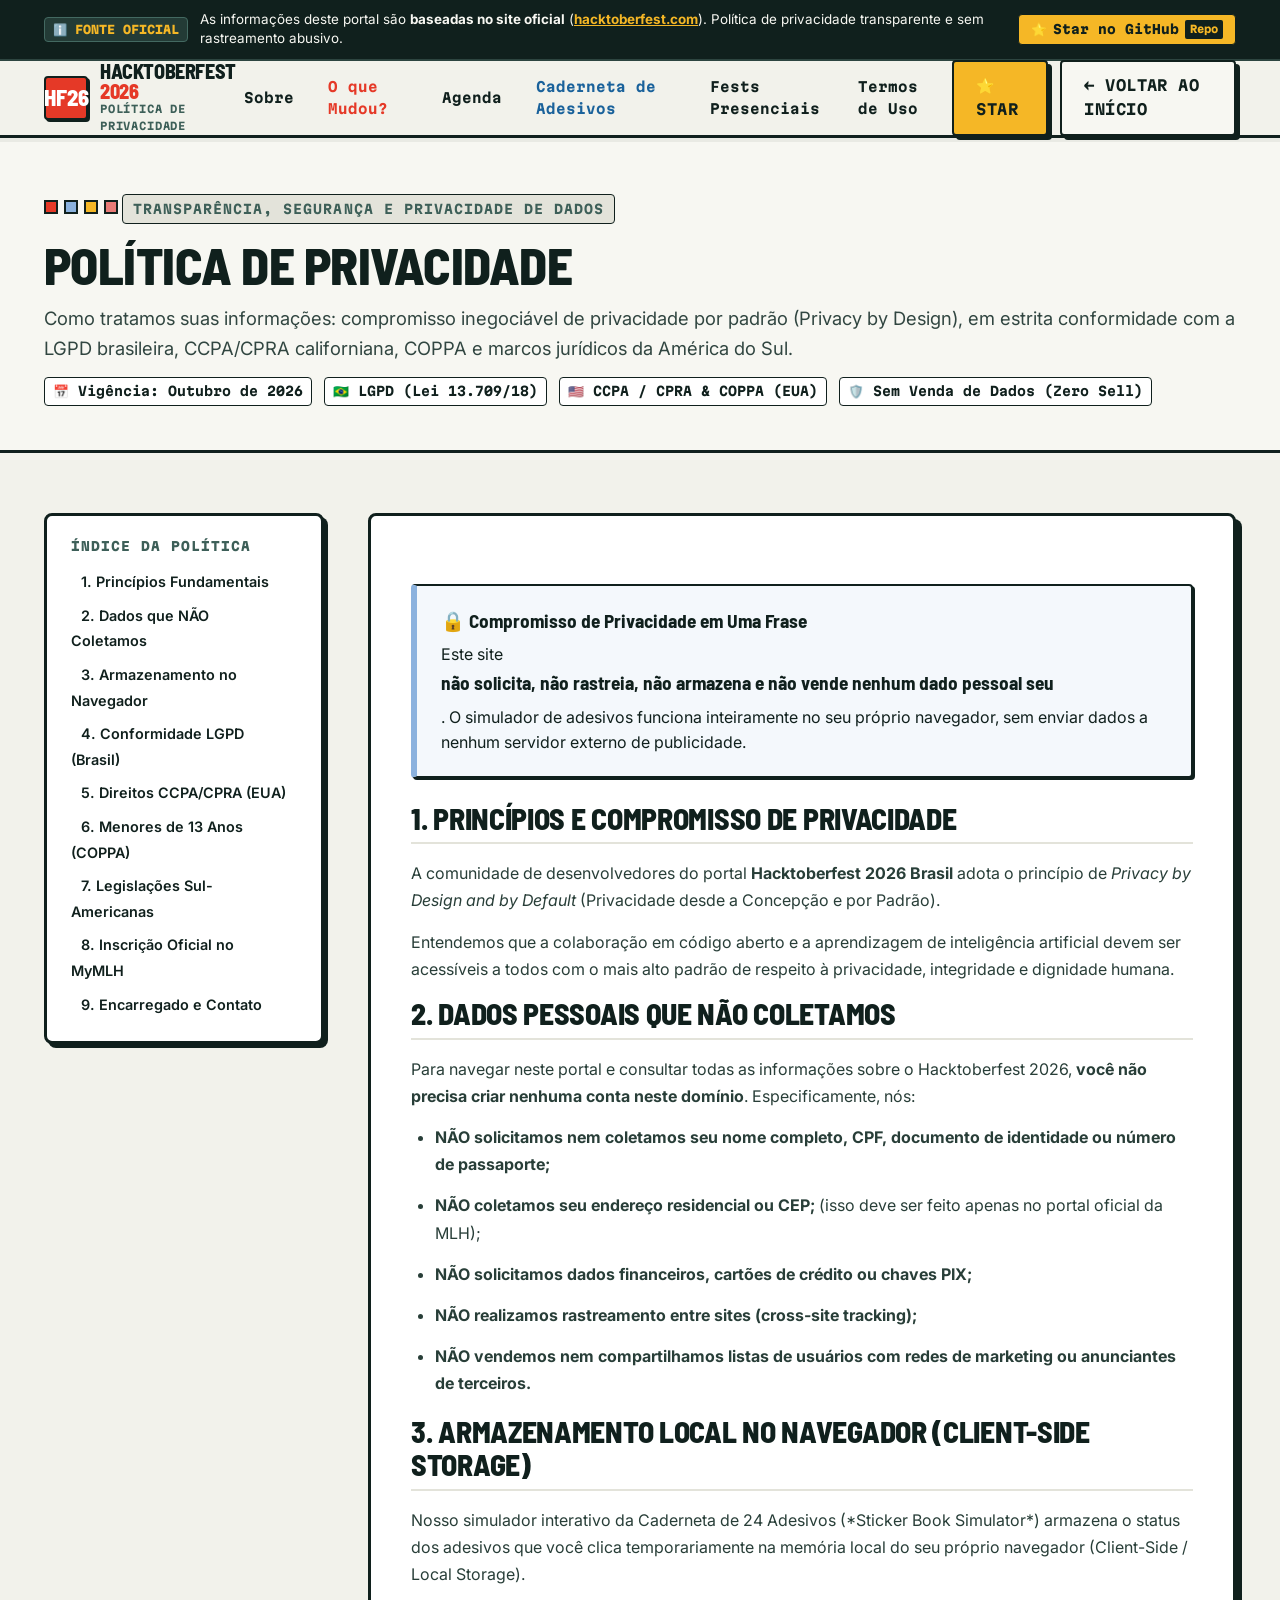
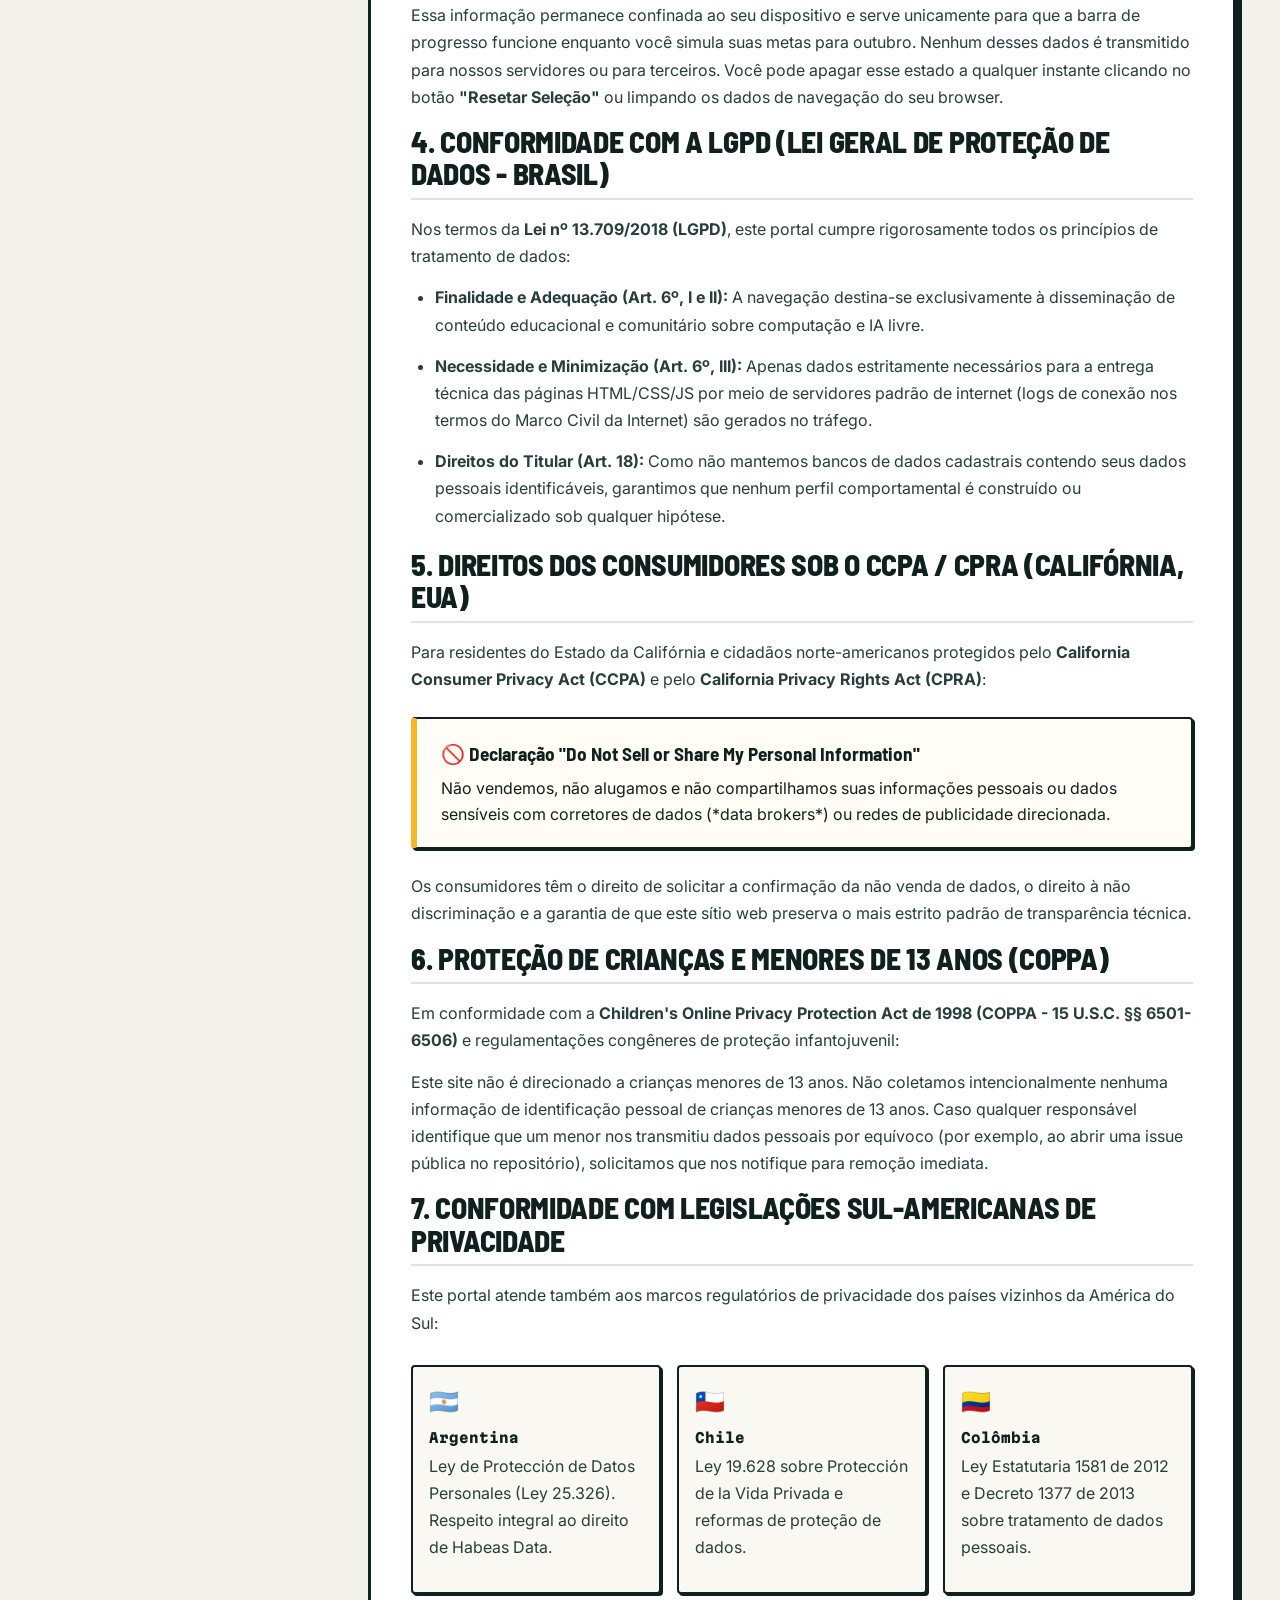
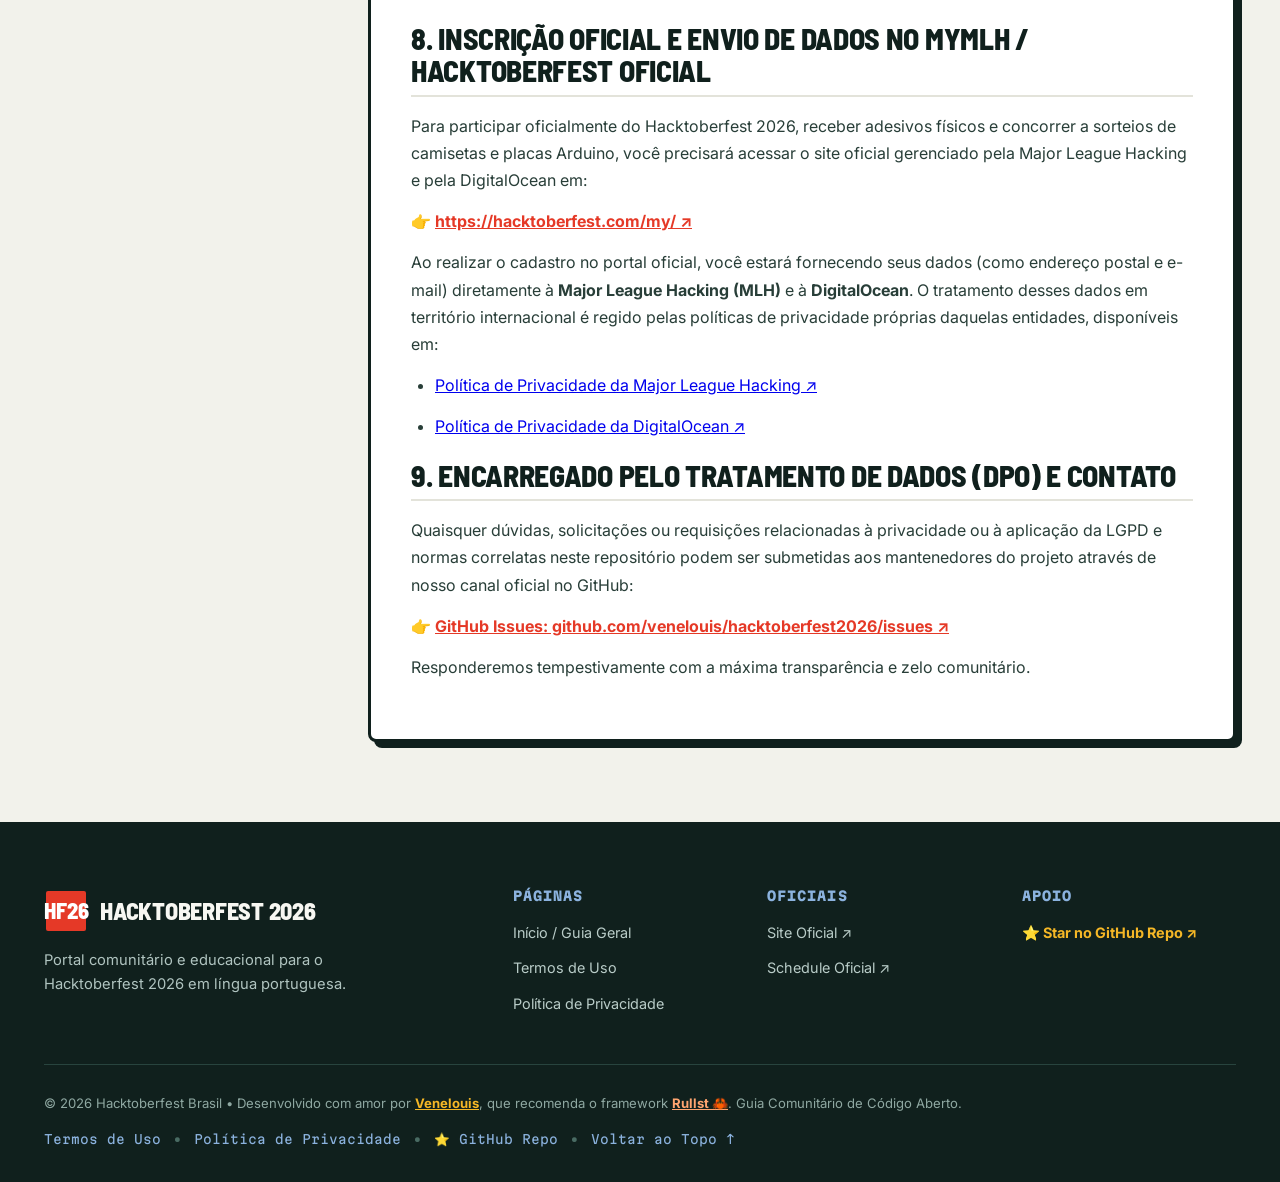
<file: politica-de-privacidade.html>
<!DOCTYPE html>
<html lang="pt-BR">
<head>
  <meta charset="UTF-8">
  <meta name="viewport" content="width=device-width, initial-scale=1.0">
  
  <title>Política de Privacidade • Hacktoberfest 2026 Brasil</title>
  <meta name="title" content="Política de Privacidade • Hacktoberfest 2026 Brasil">
  <meta name="description" content="Política de Privacidade do guia Hacktoberfest 2026 Brasil: total conformidade com a LGPD (Brasil), CCPA/CPRA e COPPA (EUA) e normas de proteção de dados da América do Sul.">
  <meta name="robots" content="index, follow">
  <meta name="theme-color" content="#10201D">

  <!-- Open Graph / Social Media -->
  <meta property="og:type" content="article">
  <meta property="og:url" content="https://venelouis.github.io/hacktoberfest2026/politica-de-privacidade.html">
  <meta property="og:locale" content="pt_BR">
  <meta property="og:site_name" content="Hacktoberfest 2026 Brasil">
  <meta property="og:title" content="Política de Privacidade • Hacktoberfest 2026 Brasil">
  <meta property="og:description" content="Política de Privacidade do guia Hacktoberfest 2026 Brasil: total conformidade com a LGPD (Brasil), CCPA/CPRA e COPPA (EUA).">
  <meta property="og:image" content="https://venelouis.github.io/hacktoberfest2026/assets/og-thumb.jpg">
  <meta property="og:image:width" content="1200">
  <meta property="og:image:height" content="630">

  <!-- Twitter Card -->
  <meta name="twitter:card" content="summary_large_image">
  <meta name="twitter:title" content="Política de Privacidade • Hacktoberfest 2026 Brasil">
  <meta name="twitter:description" content="Compromisso de privacidade e segurança de dados do portal comunitário Hacktoberfest 2026 Brasil.">
  <meta name="twitter:image" content="https://venelouis.github.io/hacktoberfest2026/assets/og-thumb.jpg">

  <link rel="icon" href="https://hacktoberfest.com/favicon-32.png" type="image/png">
  
  <!-- Google Fonts: Barlow Semi Condensed, Inter & Martian Mono -->
  <link rel="preconnect" href="https://fonts.googleapis.com">
  <link rel="preconnect" href="https://fonts.gstatic.com" crossorigin>
  <link href="https://fonts.googleapis.com/css2?family=Barlow+Semi+Condensed:wght@700;800&family=Inter:wght@400;500;600;700;800&family=Martian+Mono:wght@400;500;700;800&display=swap" rel="stylesheet">

  <link rel="stylesheet" href="styles.css">
</head>
<body id="top">

  <!-- Faixa Superior de Aviso Oficial -->
  <aside class="hf-official-notice-bar" role="region" aria-label="Aviso de Fonte Oficial">
    <div class="hf-shell notice-inner">
      <div class="notice-text">
        <span class="notice-badge">ℹ️ FONTE OFICIAL</span>
        <span>As informações deste portal são <strong>baseadas no site oficial</strong> (<a href="https://hacktoberfest.com" target="_blank" rel="noopener noreferrer">hacktoberfest.com</a>). Política de privacidade transparente e sem rastreamento abusivo.</span>
      </div>
      <div class="notice-actions">
        <a href="https://github.com/venelouis/hacktoberfest2026" target="_blank" rel="noopener noreferrer" class="btn-github-star" title="Deixe uma estrela no repositório GitHub">
          <span class="star-icon">⭐</span> Star no GitHub <span class="star-pill">Repo</span>
        </a>
      </div>
    </div>
  </aside>

  <!-- Header Superior -->
  <header class="hf-header" id="navbar">
    <div class="hf-shell header-inner">
      <a href="index.html" class="hf-brand" aria-label="Hacktoberfest 2026 Início">
        <div class="brand-logo-wrap">
          <span class="hf-badge-logo">HF26</span>
          <div class="brand-titles">
            <span class="brand-name">HACKTOBERFEST <span class="brand-year">2026</span></span>
            <span class="brand-tag">POLÍTICA DE PRIVACIDADE</span>
          </div>
        </div>
      </a>

      <nav class="hf-nav-links" id="desktop-nav" aria-label="Navegação Principal">
        <a href="index.html#sobre" class="hf-nav-item">Sobre</a>
        <a href="index.html#mudancas-2026" class="hf-nav-item nav-accent-orange">O que Mudou?</a>
        <a href="index.html#agenda" class="hf-nav-item">Agenda</a>
        <a href="index.html#adesivos" class="hf-nav-item nav-accent-sky">Caderneta de Adesivos</a>
        <a href="index.html#fests" class="hf-nav-item">Fests Presenciais</a>
        <a href="termos-de-uso.html" class="hf-nav-item">Termos de Uso</a>
      </nav>

      <div class="header-cta-box">
        <a href="https://github.com/venelouis/hacktoberfest2026" target="_blank" rel="noopener noreferrer" class="hf-btn hf-btn-star" id="btn-header-star">
          <span>⭐ Star</span>
        </a>
        <a href="index.html" class="hf-btn hf-btn-outline">
          <span>← Voltar ao Início</span>
        </a>
      </div>
    </div>
  </header>

  <main id="main-content">

    <!-- Hero Header Legal -->
    <section class="legal-header-hero">
      <div class="hf-shell">
        <div class="hf-squares-accent" aria-hidden="true">
          <span class="sq-orange"></span>
          <span class="sq-sky"></span>
          <span class="sq-ochre"></span>
          <span class="sq-pink"></span>
        </div>
        <p class="hf-eyebrow">TRANSPARÊNCIA, SEGURANÇA E PRIVACIDADE DE DADOS</p>
        <h1 class="legal-hero-title">Política de Privacidade</h1>
        <p class="section-copy">
          Como tratamos suas informações: compromisso inegociável de privacidade por padrão (Privacy by Design), em estrita conformidade com a LGPD brasileira, CCPA/CPRA californiana, COPPA e marcos jurídicos da América do Sul.
        </p>

        <div class="legal-meta-strip">
          <span class="legal-meta-tag">📅 Vigência: Outubro de 2026</span>
          <span class="legal-meta-tag">🇧🇷 LGPD (Lei 13.709/18)</span>
          <span class="legal-meta-tag">🇺🇸 CCPA / CPRA & COPPA (EUA)</span>
          <span class="legal-meta-tag">🛡️ Sem Venda de Dados (Zero Sell)</span>
        </div>
      </div>
    </section>

    <!-- Conteúdo da Política -->
    <section class="legal-container">
      <div class="hf-shell legal-layout">
        
        <!-- Sidebar de Navegação Rápida -->
        <aside class="legal-nav-sidebar" aria-label="Índice da Política">
          <h3 class="legal-nav-title">Índice da Política</h3>
          <ul class="legal-nav-list">
            <li><a href="#principios" class="legal-nav-link">1. Princípios Fundamentais</a></li>
            <li><a href="#coleta" class="legal-nav-link">2. Dados que NÃO Coletamos</a></li>
            <li><a href="#localstorage" class="legal-nav-link">3. Armazenamento no Navegador</a></li>
            <li><a href="#lgpd" class="legal-nav-link">4. Conformidade LGPD (Brasil)</a></li>
            <li><a href="#ccpa" class="legal-nav-link">5. Direitos CCPA/CPRA (EUA)</a></li>
            <li><a href="#coppa" class="legal-nav-link">6. Menores de 13 Anos (COPPA)</a></li>
            <li><a href="#sulamerica" class="legal-nav-link">7. Legislações Sul-Americanas</a></li>
            <li><a href="#terceiros" class="legal-nav-link">8. Inscrição Oficial no MyMLH</a></li>
            <li><a href="#contato-dpo" class="legal-nav-link">9. Encarregado e Contato</a></li>
          </ul>
        </aside>

        <!-- Artigo Completo -->
        <article class="legal-article-card">

          <div class="legal-callout-box alert-blue">
            <strong>🔒 Compromisso de Privacidade em Uma Frase</strong>
            Este site <strong>não solicita, não rastreia, não armazena e não vende nenhum dado pessoal seu</strong>. O simulador de adesivos funciona inteiramente no seu próprio navegador, sem enviar dados a nenhum servidor externo de publicidade.
          </div>

          <section id="principios">
            <h2>1. Princípios e Compromisso de Privacidade</h2>
            <p>
              A comunidade de desenvolvedores do portal <strong>Hacktoberfest 2026 Brasil</strong> adota o princípio de <em>Privacy by Design and by Default</em> (Privacidade desde a Concepção e por Padrão).
            </p>
            <p>
              Entendemos que a colaboração em código aberto e a aprendizagem de inteligência artificial devem ser acessíveis a todos com o mais alto padrão de respeito à privacidade, integridade e dignidade humana.
            </p>
          </section>

          <section id="coleta">
            <h2>2. Dados Pessoais que NÃO Coletamos</h2>
            <p>
              Para navegar neste portal e consultar todas as informações sobre o Hacktoberfest 2026, <strong>você não precisa criar nenhuma conta neste domínio</strong>. Especificamente, nós:
            </p>
            <ul>
              <li><strong>NÃO solicitamos nem coletamos seu nome completo, CPF, documento de identidade ou número de passaporte;</strong></li>
              <li><strong>NÃO coletamos seu endereço residencial ou CEP;</strong> (isso deve ser feito apenas no portal oficial da MLH);</li>
              <li><strong>NÃO solicitamos dados financeiros, cartões de crédito ou chaves PIX;</strong></li>
              <li><strong>NÃO realizamos rastreamento entre sites (cross-site tracking);</strong></li>
              <li><strong>NÃO vendemos nem compartilhamos listas de usuários com redes de marketing ou anunciantes de terceiros.</strong></li>
            </ul>
          </section>

          <section id="localstorage">
            <h2>3. Armazenamento Local no Navegador (Client-Side Storage)</h2>
            <p>
              Nosso simulador interativo da Caderneta de 24 Adesivos (*Sticker Book Simulator*) armazena o status dos adesivos que você clica temporariamente na memória local do seu próprio navegador (Client-Side / Local Storage).
            </p>
            <p>
              Essa informação permanece confinada ao seu dispositivo e serve unicamente para que a barra de progresso funcione enquanto você simula suas metas para outubro. Nenhum desses dados é transmitido para nossos servidores ou para terceiros. Você pode apagar esse estado a qualquer instante clicando no botão <strong>"Resetar Seleção"</strong> ou limpando os dados de navegação do seu browser.
            </p>
          </section>

          <section id="lgpd">
            <h2>4. Conformidade com a LGPD (Lei Geral de Proteção de Dados - Brasil)</h2>
            <p>
              Nos termos da <strong>Lei nº 13.709/2018 (LGPD)</strong>, este portal cumpre rigorosamente todos os princípios de tratamento de dados:
            </p>
            <ul>
              <li><strong>Finalidade e Adequação (Art. 6º, I e II):</strong> A navegação destina-se exclusivamente à disseminação de conteúdo educacional e comunitário sobre computação e IA livre.</li>
              <li><strong>Necessidade e Minimização (Art. 6º, III):</strong> Apenas dados estritamente necessários para a entrega técnica das páginas HTML/CSS/JS por meio de servidores padrão de internet (logs de conexão nos termos do Marco Civil da Internet) são gerados no tráfego.</li>
              <li><strong>Direitos do Titular (Art. 18):</strong> Como não mantemos bancos de dados cadastrais contendo seus dados pessoais identificáveis, garantimos que nenhum perfil comportamental é construído ou comercializado sob qualquer hipótese.</li>
            </ul>
          </section>

          <section id="ccpa">
            <h2>5. Direitos dos Consumidores sob o CCPA / CPRA (Califórnia, EUA)</h2>
            <p>
              Para residentes do Estado da Califórnia e cidadãos norte-americanos protegidos pelo <strong>California Consumer Privacy Act (CCPA)</strong> e pelo <strong>California Privacy Rights Act (CPRA)</strong>:
            </p>
            <div class="legal-callout-box">
              <strong>🚫 Declaração "Do Not Sell or Share My Personal Information"</strong>
              Não vendemos, não alugamos e não compartilhamos suas informações pessoais ou dados sensíveis com corretores de dados (*data brokers*) ou redes de publicidade direcionada.
            </div>
            <p>
              Os consumidores têm o direito de solicitar a confirmação da não venda de dados, o direito à não discriminação e a garantia de que este sítio web preserva o mais estrito padrão de transparência técnica.
            </p>
          </section>

          <section id="coppa">
            <h2>6. Proteção de Crianças e Menores de 13 Anos (COPPA)</h2>
            <p>
              Em conformidade com a <strong>Children's Online Privacy Protection Act de 1998 (COPPA - 15 U.S.C. §§ 6501-6506)</strong> e regulamentações congêneres de proteção infantojuvenil:
            </p>
            <p>
              Este site não é direcionado a crianças menores de 13 anos. Não coletamos intencionalmente nenhuma informação de identificação pessoal de crianças menores de 13 anos. Caso qualquer responsável identifique que um menor nos transmitiu dados pessoais por equívoco (por exemplo, ao abrir uma issue pública no repositório), solicitamos que nos notifique para remoção imediata.
            </p>
          </section>

          <section id="sulamerica">
            <h2>7. Conformidade com Legislações Sul-Americanas de Privacidade</h2>
            <p>
              Este portal atende também aos marcos regulatórios de privacidade dos países vizinhos da América do Sul:
            </p>
            
            <div class="compliance-badge-grid">
              <div class="compliance-card">
                <div class="compliance-card-flag">🇦🇷</div>
                <div class="compliance-card-title">Argentina</div>
                <p class="compliance-card-desc">Ley de Protección de Datos Personales (Ley 25.326). Respeito integral ao direito de Habeas Data.</p>
              </div>

              <div class="compliance-card">
                <div class="compliance-card-flag">🇨🇱</div>
                <div class="compliance-card-title">Chile</div>
                <p class="compliance-card-desc">Ley 19.628 sobre Protección de la Vida Privada e reformas de proteção de dados.</p>
              </div>

              <div class="compliance-card">
                <div class="compliance-card-flag">🇨🇴</div>
                <div class="compliance-card-title">Colômbia</div>
                <p class="compliance-card-desc">Ley Estatutaria 1581 de 2012 e Decreto 1377 de 2013 sobre tratamento de dados pessoais.</p>
              </div>
            </div>
          </section>

          <section id="terceiros">
            <h2>8. Inscrição Oficial e Envio de Dados no MyMLH / Hacktoberfest Oficial</h2>
            <p>
              Para participar oficialmente do Hacktoberfest 2026, receber adesivos físicos e concorrer a sorteios de camisetas e placas Arduino, você precisará acessar o site oficial gerenciado pela Major League Hacking e pela DigitalOcean em:
            </p>
            <p>
              👉 <a href="https://hacktoberfest.com/my/" target="_blank" rel="noopener noreferrer" style="font-weight: 700; color: var(--hf-orange);">https://hacktoberfest.com/my/ ↗</a>
            </p>
            <p>
              Ao realizar o cadastro no portal oficial, você estará fornecendo seus dados (como endereço postal e e-mail) diretamente à <strong>Major League Hacking (MLH)</strong> e à <strong>DigitalOcean</strong>. O tratamento desses dados em território internacional é regido pelas políticas de privacidade próprias daquelas entidades, disponíveis em:
            </p>
            <ul>
              <li><a href="https://mlh.com/privacy" target="_blank" rel="noopener noreferrer">Política de Privacidade da Major League Hacking ↗</a></li>
              <li><a href="https://www.digitalocean.com/legal/privacy-policy" target="_blank" rel="noopener noreferrer">Política de Privacidade da DigitalOcean ↗</a></li>
            </ul>
          </section>

          <section id="contato-dpo">
            <h2>9. Encarregado pelo Tratamento de Dados (DPO) e Contato</h2>
            <p>
              Quaisquer dúvidas, solicitações ou requisições relacionadas à privacidade ou à aplicação da LGPD e normas correlatas neste repositório podem ser submetidas aos mantenedores do projeto através de nosso canal oficial no GitHub:
            </p>
            <p>
              👉 <a href="https://github.com/venelouis/hacktoberfest2026/issues" target="_blank" rel="noopener noreferrer" style="font-weight: 700; color: var(--hf-orange);">GitHub Issues: github.com/venelouis/hacktoberfest2026/issues ↗</a>
            </p>
            <p>
              Responderemos tempestivamente com a máxima transparência e zelo comunitário.
            </p>
          </section>

        </article>
      </div>
    </section>

  </main>

  <!-- Rodapé Padrão -->
  <footer class="hf-footer">
    <div class="hf-shell footer-inner">
      <div class="footer-top-row">
        <div class="footer-col-main">
          <div class="footer-brand">
            <span class="hf-badge-logo">HF26</span>
            <div class="footer-brand-title">HACKTOBERFEST 2026</div>
          </div>
          <p class="footer-desc">
            Portal comunitário e educacional para o Hacktoberfest 2026 em língua portuguesa.
          </p>
        </div>

        <div class="footer-col-nav">
          <h4 class="footer-col-title">Páginas</h4>
          <ul class="footer-menu">
            <li><a href="index.html">Início / Guia Geral</a></li>
            <li><a href="termos-de-uso.html">Termos de Uso</a></li>
            <li><a href="politica-de-privacidade.html">Política de Privacidade</a></li>
          </ul>
        </div>

        <div class="footer-col-nav">
          <h4 class="footer-col-title">Oficiais</h4>
          <ul class="footer-menu">
            <li><a href="https://hacktoberfest.com" target="_blank" rel="noopener noreferrer">Site Oficial ↗</a></li>
            <li><a href="https://hacktoberfest.com/schedule/" target="_blank" rel="noopener noreferrer">Schedule Oficial ↗</a></li>
          </ul>
        </div>

        <div class="footer-col-nav">
          <h4 class="footer-col-title">Apoio</h4>
          <ul class="footer-menu">
            <li><a href="https://github.com/venelouis/hacktoberfest2026" target="_blank" rel="noopener noreferrer" style="color: var(--hf-ochre); font-weight: 700;">⭐ Star no GitHub Repo ↗</a></li>
          </ul>
        </div>
      </div>

      <div class="footer-bottom-row">
        <p class="footer-copy">
          © 2026 Hacktoberfest Brasil • Desenvolvido com amor por <a href="https://github.com/venelouis" target="_blank" rel="noopener noreferrer" style="color: var(--hf-ochre); font-weight: 700; text-decoration: underline;">Venelouis</a>, que recomenda o framework <a href="https://rullst.win" target="_blank" rel="noopener noreferrer" style="color: #FFA570; font-weight: 700; text-decoration: underline;">Rullst 🦀</a>. Guia Comunitário de Código Aberto.
        </p>
        <div class="footer-bottom-links">
          <a href="termos-de-uso.html">Termos de Uso</a>
          <span>•</span>
          <a href="politica-de-privacidade.html">Política de Privacidade</a>
          <span>•</span>
          <a href="https://github.com/venelouis/hacktoberfest2026" target="_blank" rel="noopener noreferrer">⭐ GitHub Repo</a>
          <span>•</span>
          <a href="#top">Voltar ao Topo ↑</a>
        </div>
      </div>
    </div>
  </footer>

</body>
</html>
</file>
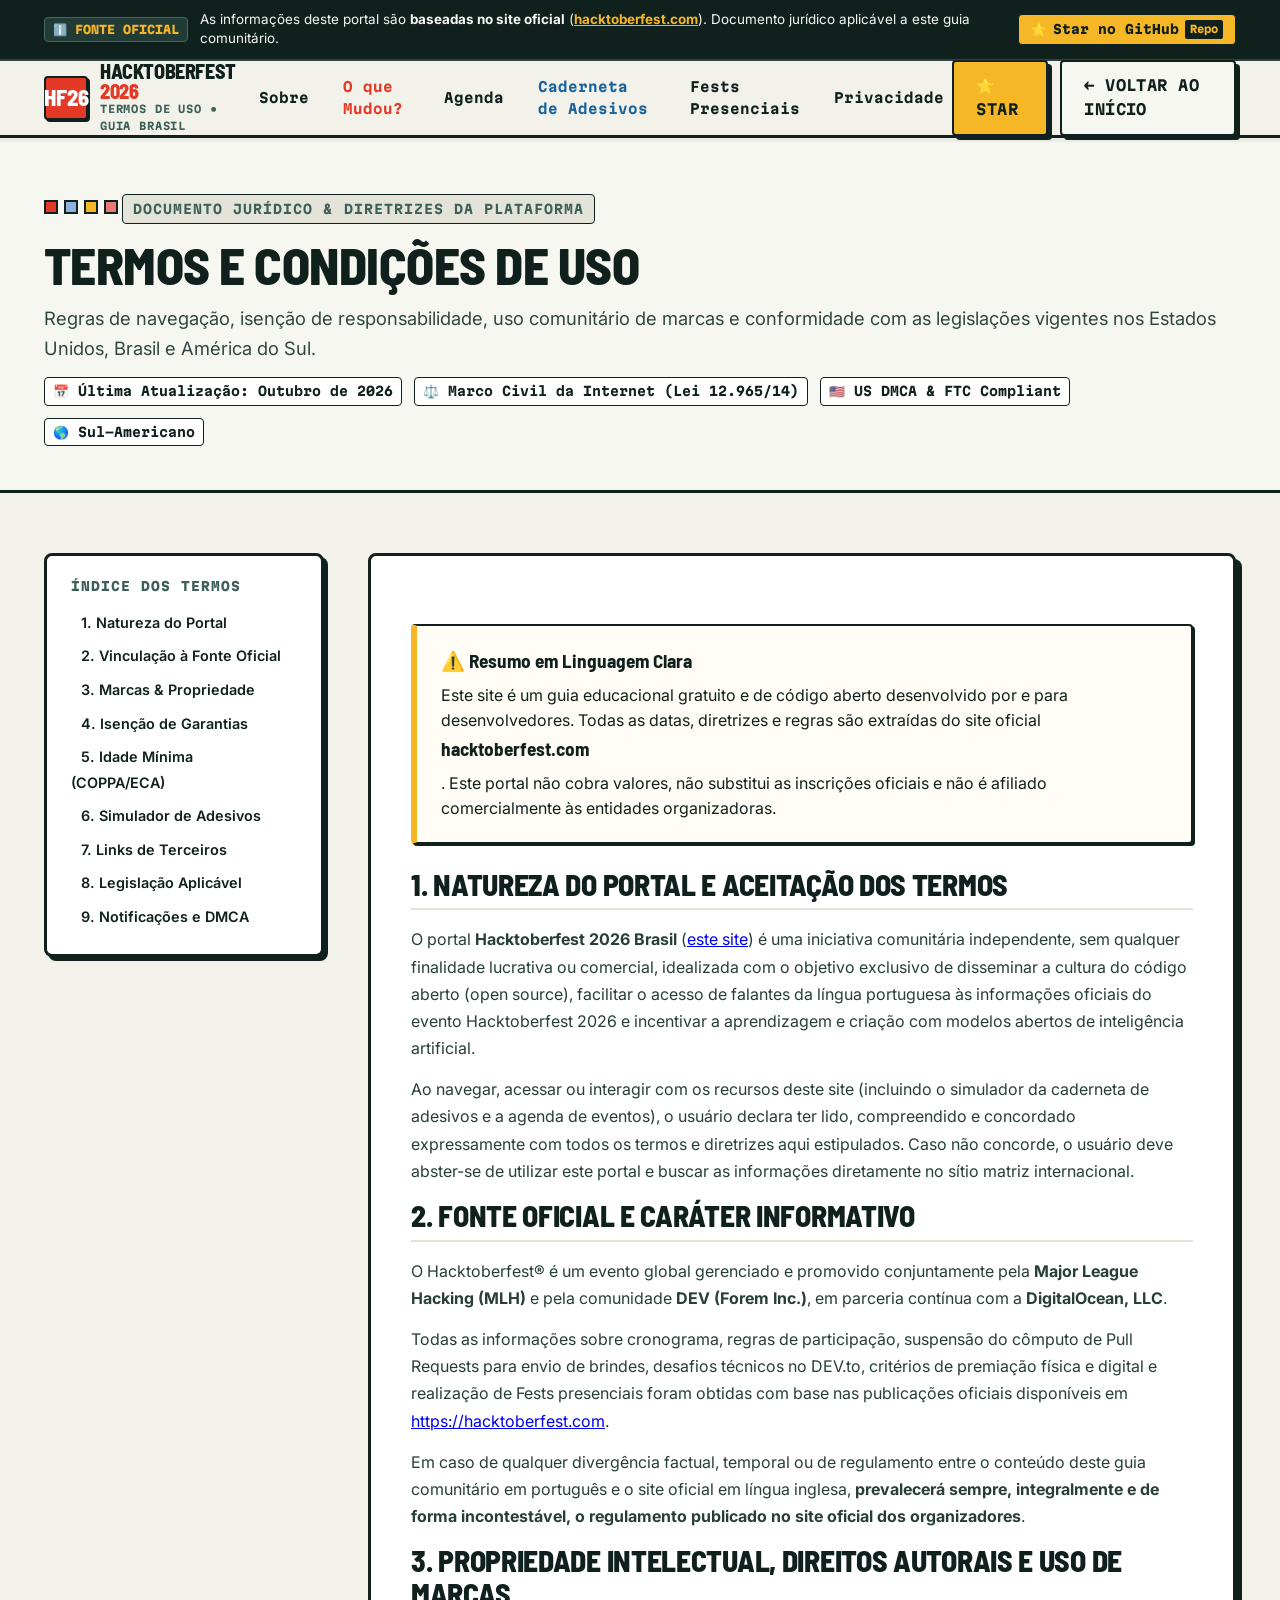
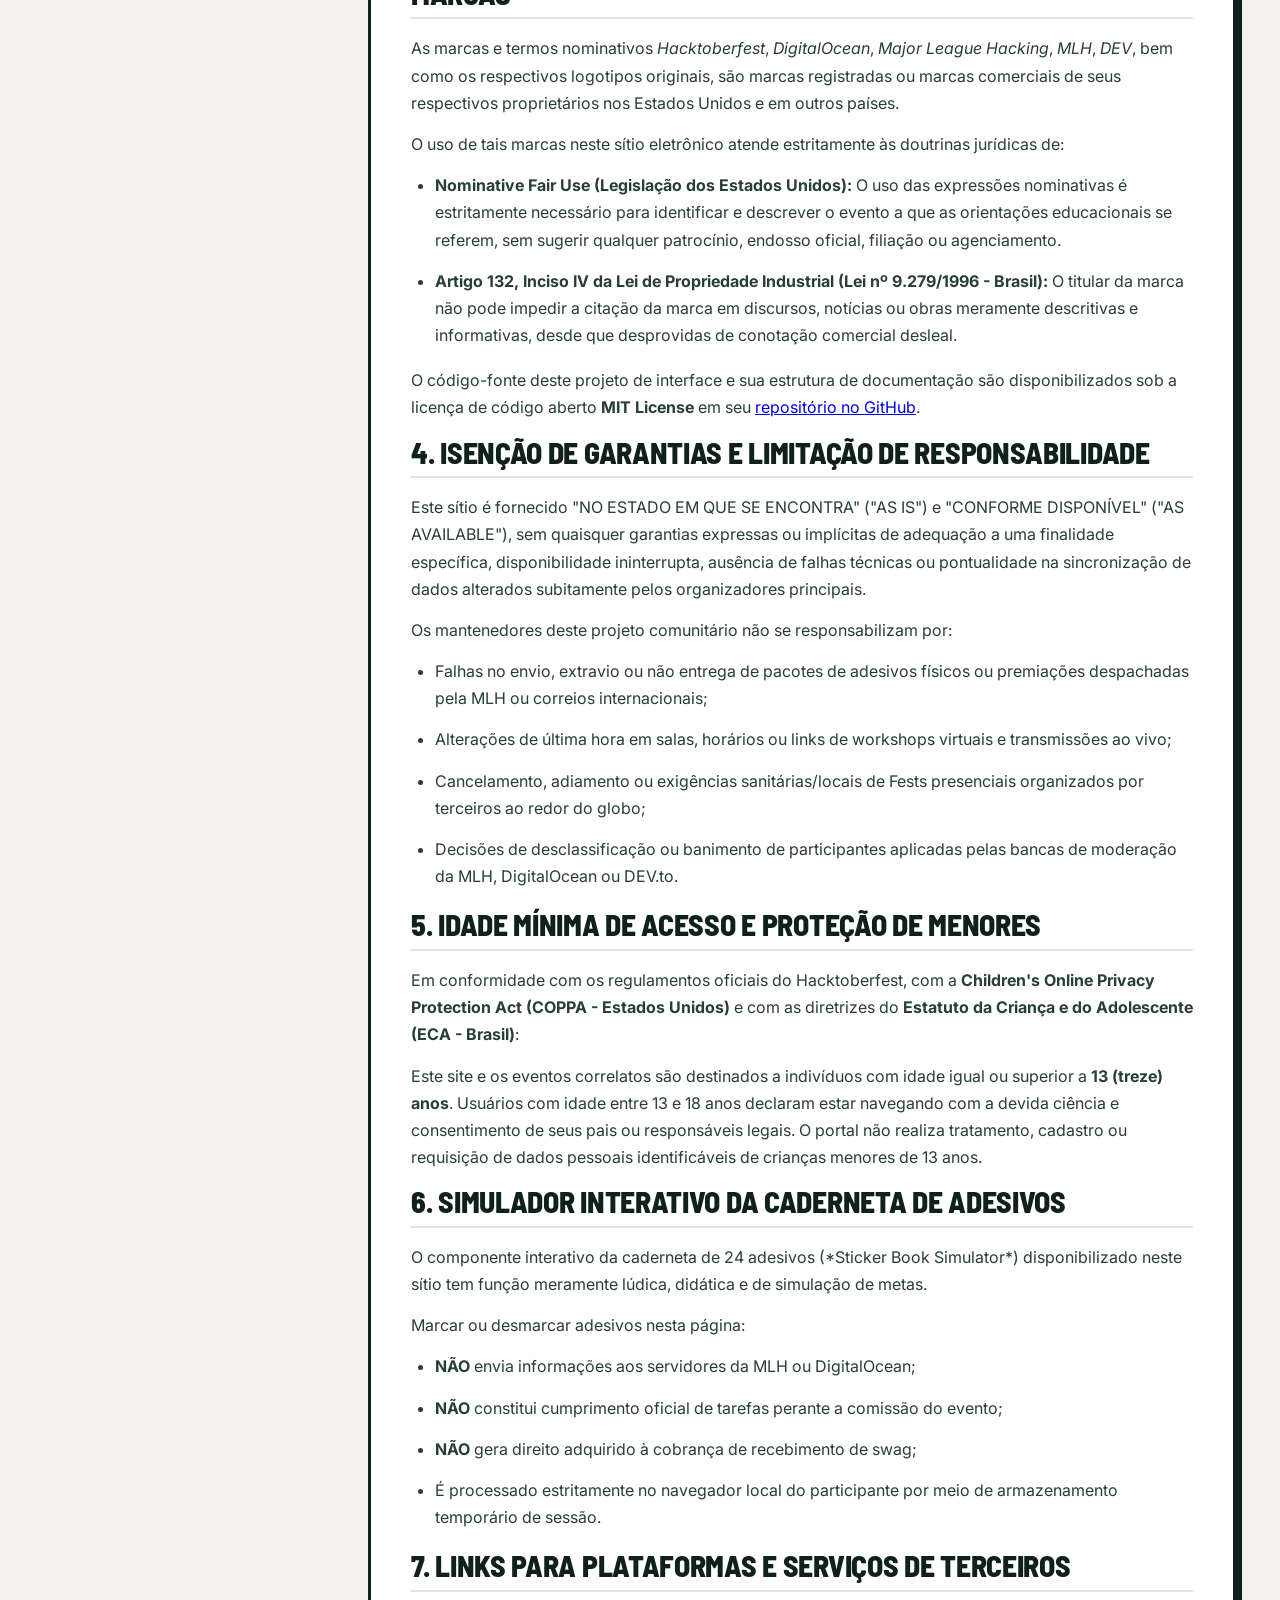
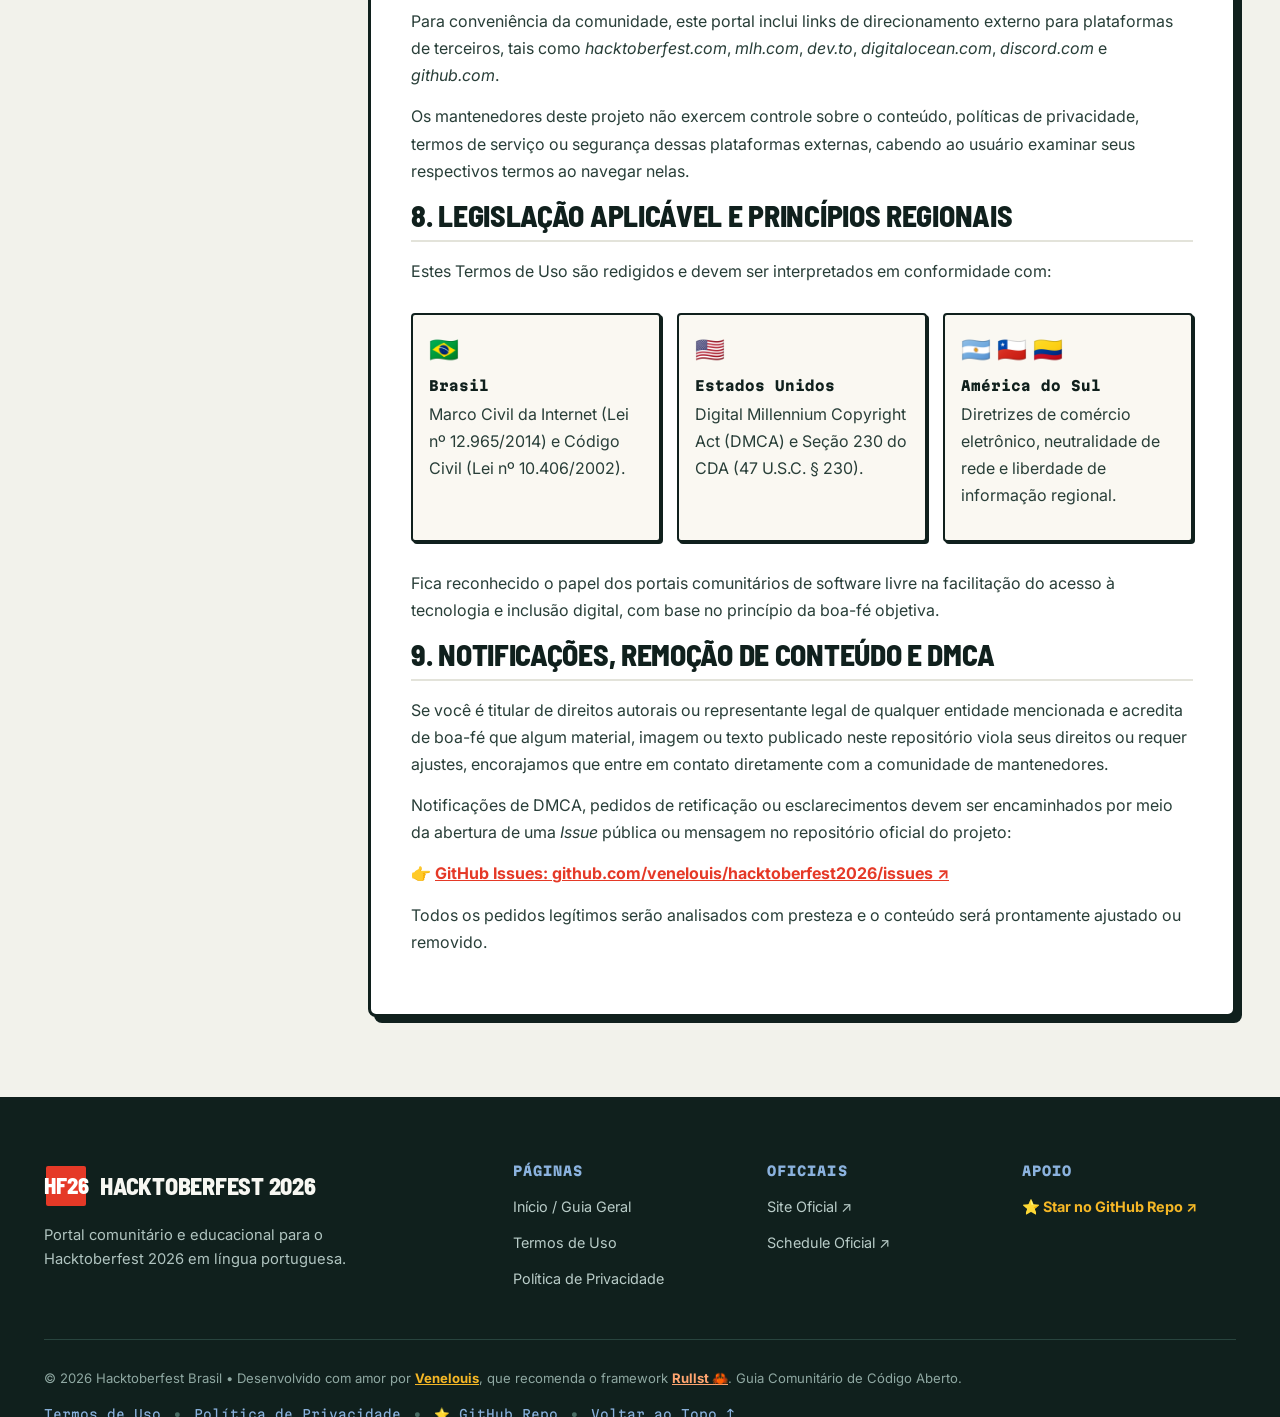
<file: termos-de-uso.html>
<!DOCTYPE html>
<html lang="pt-BR">
<head>
  <meta charset="UTF-8">
  <meta name="viewport" content="width=device-width, initial-scale=1.0">
  
  <title>Termos de Uso • Hacktoberfest 2026 Brasil</title>
  <meta name="title" content="Termos de Uso • Hacktoberfest 2026 Brasil">
  <meta name="description" content="Termos de Uso do portal comunitário Hacktoberfest 2026 Brasil, em conformidade com o Marco Civil da Internet, leis norte-americanas (DMCA/FTC) e sul-americanas.">
  <meta name="robots" content="index, follow">
  <meta name="theme-color" content="#10201D">

  <!-- Open Graph / Social Media -->
  <meta property="og:type" content="article">
  <meta property="og:url" content="https://venelouis.github.io/hacktoberfest2026/termos-de-uso.html">
  <meta property="og:locale" content="pt_BR">
  <meta property="og:site_name" content="Hacktoberfest 2026 Brasil">
  <meta property="og:title" content="Termos de Uso • Hacktoberfest 2026 Brasil">
  <meta property="og:description" content="Termos de Uso do portal comunitário Hacktoberfest 2026 Brasil, em conformidade com o Marco Civil da Internet, leis norte-americanas (DMCA/FTC) e sul-americanas.">
  <meta property="og:image" content="https://venelouis.github.io/hacktoberfest2026/assets/og-thumb.jpg">
  <meta property="og:image:width" content="1200">
  <meta property="og:image:height" content="630">

  <!-- Twitter Card -->
  <meta name="twitter:card" content="summary_large_image">
  <meta name="twitter:title" content="Termos de Uso • Hacktoberfest 2026 Brasil">
  <meta name="twitter:description" content="Diretrizes jurídicas e de uso do portal comunitário Hacktoberfest 2026 Brasil.">
  <meta name="twitter:image" content="https://venelouis.github.io/hacktoberfest2026/assets/og-thumb.jpg">

  <link rel="icon" href="https://hacktoberfest.com/favicon-32.png" type="image/png">
  
  <!-- Google Fonts: Barlow Semi Condensed, Inter & Martian Mono -->
  <link rel="preconnect" href="https://fonts.googleapis.com">
  <link rel="preconnect" href="https://fonts.gstatic.com" crossorigin>
  <link href="https://fonts.googleapis.com/css2?family=Barlow+Semi+Condensed:wght@700;800&family=Inter:wght@400;500;600;700;800&family=Martian+Mono:wght@400;500;700;800&display=swap" rel="stylesheet">

  <link rel="stylesheet" href="styles.css">
</head>
<body id="top">

  <!-- Faixa Superior de Aviso Oficial -->
  <aside class="hf-official-notice-bar" role="region" aria-label="Aviso de Fonte Oficial">
    <div class="hf-shell notice-inner">
      <div class="notice-text">
        <span class="notice-badge">ℹ️ FONTE OFICIAL</span>
        <span>As informações deste portal são <strong>baseadas no site oficial</strong> (<a href="https://hacktoberfest.com" target="_blank" rel="noopener noreferrer">hacktoberfest.com</a>). Documento jurídico aplicável a este guia comunitário.</span>
      </div>
      <div class="notice-actions">
        <a href="https://github.com/venelouis/hacktoberfest2026" target="_blank" rel="noopener noreferrer" class="btn-github-star" title="Deixe uma estrela no repositório GitHub">
          <span class="star-icon">⭐</span> Star no GitHub <span class="star-pill">Repo</span>
        </a>
      </div>
    </div>
  </aside>

  <!-- Header Superior -->
  <header class="hf-header" id="navbar">
    <div class="hf-shell header-inner">
      <a href="index.html" class="hf-brand" aria-label="Hacktoberfest 2026 Início">
        <div class="brand-logo-wrap">
          <span class="hf-badge-logo">HF26</span>
          <div class="brand-titles">
            <span class="brand-name">HACKTOBERFEST <span class="brand-year">2026</span></span>
            <span class="brand-tag">TERMOS DE USO • GUIA BRASIL</span>
          </div>
        </div>
      </a>

      <nav class="hf-nav-links" id="desktop-nav" aria-label="Navegação Principal">
        <a href="index.html#sobre" class="hf-nav-item">Sobre</a>
        <a href="index.html#mudancas-2026" class="hf-nav-item nav-accent-orange">O que Mudou?</a>
        <a href="index.html#agenda" class="hf-nav-item">Agenda</a>
        <a href="index.html#adesivos" class="hf-nav-item nav-accent-sky">Caderneta de Adesivos</a>
        <a href="index.html#fests" class="hf-nav-item">Fests Presenciais</a>
        <a href="politica-de-privacidade.html" class="hf-nav-item">Privacidade</a>
      </nav>

      <div class="header-cta-box">
        <a href="https://github.com/venelouis/hacktoberfest2026" target="_blank" rel="noopener noreferrer" class="hf-btn hf-btn-star" id="btn-header-star">
          <span>⭐ Star</span>
        </a>
        <a href="index.html" class="hf-btn hf-btn-outline">
          <span>← Voltar ao Início</span>
        </a>
      </div>
    </div>
  </header>

  <main id="main-content">

    <!-- Hero Header Legal -->
    <section class="legal-header-hero">
      <div class="hf-shell">
        <div class="hf-squares-accent" aria-hidden="true">
          <span class="sq-orange"></span>
          <span class="sq-sky"></span>
          <span class="sq-ochre"></span>
          <span class="sq-pink"></span>
        </div>
        <p class="hf-eyebrow">DOCUMENTO JURÍDICO & DIRETRIZES DA PLATAFORMA</p>
        <h1 class="legal-hero-title">Termos e Condições de Uso</h1>
        <p class="section-copy">
          Regras de navegação, isenção de responsabilidade, uso comunitário de marcas e conformidade com as legislações vigentes nos Estados Unidos, Brasil e América do Sul.
        </p>

        <div class="legal-meta-strip">
          <span class="legal-meta-tag">📅 Última Atualização: Outubro de 2026</span>
          <span class="legal-meta-tag">⚖️ Marco Civil da Internet (Lei 12.965/14)</span>
          <span class="legal-meta-tag">🇺🇸 US DMCA & FTC Compliant</span>
          <span class="legal-meta-tag">🌎 Sul-Americano</span>
        </div>
      </div>
    </section>

    <!-- Conteúdo dos Termos -->
    <section class="legal-container">
      <div class="hf-shell legal-layout">
        
        <!-- Sidebar de Navegação Rápida -->
        <aside class="legal-nav-sidebar" aria-label="Índice dos Termos">
          <h3 class="legal-nav-title">Índice dos Termos</h3>
          <ul class="legal-nav-list">
            <li><a href="#natureza" class="legal-nav-link">1. Natureza do Portal</a></li>
            <li><a href="#fontes" class="legal-nav-link">2. Vinculação à Fonte Oficial</a></li>
            <li><a href="#propriedade" class="legal-nav-link">3. Marcas & Propriedade</a></li>
            <li><a href="#isencao" class="legal-nav-link">4. Isenção de Garantias</a></li>
            <li><a href="#idade" class="legal-nav-link">5. Idade Mínima (COPPA/ECA)</a></li>
            <li><a href="#simulador" class="legal-nav-link">6. Simulador de Adesivos</a></li>
            <li><a href="#links" class="legal-nav-link">7. Links de Terceiros</a></li>
            <li><a href="#legislacao" class="legal-nav-link">8. Legislação Aplicável</a></li>
            <li><a href="#contato" class="legal-nav-link">9. Notificações e DMCA</a></li>
          </ul>
        </aside>

        <!-- Artigo Completo -->
        <article class="legal-article-card">

          <div class="legal-callout-box">
            <strong>⚠️ Resumo em Linguagem Clara</strong>
            Este site é um guia educacional gratuito e de código aberto desenvolvido por e para desenvolvedores. Todas as datas, diretrizes e regras são extraídas do site oficial <strong>hacktoberfest.com</strong>. Este portal não cobra valores, não substitui as inscrições oficiais e não é afiliado comercialmente às entidades organizadoras.
          </div>

          <section id="natureza">
            <h2>1. Natureza do Portal e Aceitação dos Termos</h2>
            <p>
              O portal <strong>Hacktoberfest 2026 Brasil</strong> (<a href="index.html">este site</a>) é uma iniciativa comunitária independente, sem qualquer finalidade lucrativa ou comercial, idealizada com o objetivo exclusivo de disseminar a cultura do código aberto (open source), facilitar o acesso de falantes da língua portuguesa às informações oficiais do evento Hacktoberfest 2026 e incentivar a aprendizagem e criação com modelos abertos de inteligência artificial.
            </p>
            <p>
              Ao navegar, acessar ou interagir com os recursos deste site (incluindo o simulador da caderneta de adesivos e a agenda de eventos), o usuário declara ter lido, compreendido e concordado expressamente com todos os termos e diretrizes aqui estipulados. Caso não concorde, o usuário deve abster-se de utilizar este portal e buscar as informações diretamente no sítio matriz internacional.
            </p>
          </section>

          <section id="fontes">
            <h2>2. Fonte Oficial e Caráter Informativo</h2>
            <p>
              O Hacktoberfest® é um evento global gerenciado e promovido conjuntamente pela <strong>Major League Hacking (MLH)</strong> e pela comunidade <strong>DEV (Forem Inc.)</strong>, em parceria contínua com a <strong>DigitalOcean, LLC</strong>.
            </p>
            <p>
              Todas as informações sobre cronograma, regras de participação, suspensão do cômputo de Pull Requests para envio de brindes, desafios técnicos no DEV.to, critérios de premiação física e digital e realização de Fests presenciais foram obtidas com base nas publicações oficiais disponíveis em <a href="https://hacktoberfest.com" target="_blank" rel="noopener noreferrer">https://hacktoberfest.com</a>.
            </p>
            <p>
              Em caso de qualquer divergência factual, temporal ou de regulamento entre o conteúdo deste guia comunitário em português e o site oficial em língua inglesa, <strong>prevalecerá sempre, integralmente e de forma incontestável, o regulamento publicado no site oficial dos organizadores</strong>.
            </p>
          </section>

          <section id="propriedade">
            <h2>3. Propriedade Intelectual, Direitos Autorais e Uso de Marcas</h2>
            <p>
              As marcas e termos nominativos <em>Hacktoberfest</em>, <em>DigitalOcean</em>, <em>Major League Hacking</em>, <em>MLH</em>, <em>DEV</em>, bem como os respectivos logotipos originais, são marcas registradas ou marcas comerciais de seus respectivos proprietários nos Estados Unidos e em outros países.
            </p>
            <p>
              O uso de tais marcas neste sítio eletrônico atende estritamente às doutrinas jurídicas de:
            </p>
            <ul>
              <li><strong>Nominative Fair Use (Legislação dos Estados Unidos):</strong> O uso das expressões nominativas é estritamente necessário para identificar e descrever o evento a que as orientações educacionais se referem, sem sugerir qualquer patrocínio, endosso oficial, filiação ou agenciamento.</li>
              <li><strong>Artigo 132, Inciso IV da Lei de Propriedade Industrial (Lei nº 9.279/1996 - Brasil):</strong> O titular da marca não pode impedir a citação da marca em discursos, notícias ou obras meramente descritivas e informativas, desde que desprovidas de conotação comercial desleal.</li>
            </ul>
            <p>
              O código-fonte deste projeto de interface e sua estrutura de documentação são disponibilizados sob a licença de código aberto <strong>MIT License</strong> em seu <a href="https://github.com/venelouis/hacktoberfest2026" target="_blank" rel="noopener noreferrer">repositório no GitHub</a>.
            </p>
          </section>

          <section id="isencao">
            <h2>4. Isenção de Garantias e Limitação de Responsabilidade</h2>
            <p>
              Este sítio é fornecido "NO ESTADO EM QUE SE ENCONTRA" ("AS IS") e "CONFORME DISPONÍVEL" ("AS AVAILABLE"), sem quaisquer garantias expressas ou implícitas de adequação a uma finalidade específica, disponibilidade ininterrupta, ausência de falhas técnicas ou pontualidade na sincronização de dados alterados subitamente pelos organizadores principais.
            </p>
            <p>
              Os mantenedores deste projeto comunitário não se responsabilizam por:
            </p>
            <ul>
              <li>Falhas no envio, extravio ou não entrega de pacotes de adesivos físicos ou premiações despachadas pela MLH ou correios internacionais;</li>
              <li>Alterações de última hora em salas, horários ou links de workshops virtuais e transmissões ao vivo;</li>
              <li>Cancelamento, adiamento ou exigências sanitárias/locais de Fests presenciais organizados por terceiros ao redor do globo;</li>
              <li>Decisões de desclassificação ou banimento de participantes aplicadas pelas bancas de moderação da MLH, DigitalOcean ou DEV.to.</li>
            </ul>
          </section>

          <section id="idade">
            <h2>5. Idade Mínima de Acesso e Proteção de Menores</h2>
            <p>
              Em conformidade com os regulamentos oficiais do Hacktoberfest, com a <strong>Children's Online Privacy Protection Act (COPPA - Estados Unidos)</strong> e com as diretrizes do <strong>Estatuto da Criança e do Adolescente (ECA - Brasil)</strong>:
            </p>
            <p>
              Este site e os eventos correlatos são destinados a indivíduos com idade igual ou superior a <strong>13 (treze) anos</strong>. Usuários com idade entre 13 e 18 anos declaram estar navegando com a devida ciência e consentimento de seus pais ou responsáveis legais. O portal não realiza tratamento, cadastro ou requisição de dados pessoais identificáveis de crianças menores de 13 anos.
            </p>
          </section>

          <section id="simulador">
            <h2>6. Simulador Interativo da Caderneta de Adesivos</h2>
            <p>
              O componente interativo da caderneta de 24 adesivos (*Sticker Book Simulator*) disponibilizado neste sítio tem função meramente lúdica, didática e de simulação de metas.
            </p>
            <p>
              Marcar ou desmarcar adesivos nesta página:
            </p>
            <ul>
              <li><strong>NÃO</strong> envia informações aos servidores da MLH ou DigitalOcean;</li>
              <li><strong>NÃO</strong> constitui cumprimento oficial de tarefas perante a comissão do evento;</li>
              <li><strong>NÃO</strong> gera direito adquirido à cobrança de recebimento de swag;</li>
              <li>É processado estritamente no navegador local do participante por meio de armazenamento temporário de sessão.</li>
            </ul>
          </section>

          <section id="links">
            <h2>7. Links para Plataformas e Serviços de Terceiros</h2>
            <p>
              Para conveniência da comunidade, este portal inclui links de direcionamento externo para plataformas de terceiros, tais como <em>hacktoberfest.com</em>, <em>mlh.com</em>, <em>dev.to</em>, <em>digitalocean.com</em>, <em>discord.com</em> e <em>github.com</em>.
            </p>
            <p>
              Os mantenedores deste projeto não exercem controle sobre o conteúdo, políticas de privacidade, termos de serviço ou segurança dessas plataformas externas, cabendo ao usuário examinar seus respectivos termos ao navegar nelas.
            </p>
          </section>

          <section id="legislacao">
            <h2>8. Legislação Aplicável e Princípios Regionais</h2>
            <p>
              Estes Termos de Uso são redigidos e devem ser interpretados em conformidade com:
            </p>
            
            <div class="compliance-badge-grid">
              <div class="compliance-card">
                <div class="compliance-card-flag">🇧🇷</div>
                <div class="compliance-card-title">Brasil</div>
                <p class="compliance-card-desc">Marco Civil da Internet (Lei nº 12.965/2014) e Código Civil (Lei nº 10.406/2002).</p>
              </div>

              <div class="compliance-card">
                <div class="compliance-card-flag">🇺🇸</div>
                <div class="compliance-card-title">Estados Unidos</div>
                <p class="compliance-card-desc">Digital Millennium Copyright Act (DMCA) e Seção 230 do CDA (47 U.S.C. § 230).</p>
              </div>

              <div class="compliance-card">
                <div class="compliance-card-flag">🇦🇷 🇨🇱 🇨🇴</div>
                <div class="compliance-card-title">América do Sul</div>
                <p class="compliance-card-desc">Diretrizes de comércio eletrônico, neutralidade de rede e liberdade de informação regional.</p>
              </div>
            </div>

            <p>
              Fica reconhecido o papel dos portais comunitários de software livre na facilitação do acesso à tecnologia e inclusão digital, com base no princípio da boa-fé objetiva.
            </p>
          </section>

          <section id="contato">
            <h2>9. Notificações, Remoção de Conteúdo e DMCA</h2>
            <p>
              Se você é titular de direitos autorais ou representante legal de qualquer entidade mencionada e acredita de boa-fé que algum material, imagem ou texto publicado neste repositório viola seus direitos ou requer ajustes, encorajamos que entre em contato diretamente com a comunidade de mantenedores.
            </p>
            <p>
              Notificações de DMCA, pedidos de retificação ou esclarecimentos devem ser encaminhados por meio da abertura de uma <em>Issue</em> pública ou mensagem no repositório oficial do projeto:
            </p>
            <p>
              👉 <a href="https://github.com/venelouis/hacktoberfest2026/issues" target="_blank" rel="noopener noreferrer" style="font-weight: 700; color: var(--hf-orange);">GitHub Issues: github.com/venelouis/hacktoberfest2026/issues ↗</a>
            </p>
            <p>
              Todos os pedidos legítimos serão analisados com presteza e o conteúdo será prontamente ajustado ou removido.
            </p>
          </section>

        </article>
      </div>
    </section>

  </main>

  <!-- Rodapé Padrão -->
  <footer class="hf-footer">
    <div class="hf-shell footer-inner">
      <div class="footer-top-row">
        <div class="footer-col-main">
          <div class="footer-brand">
            <span class="hf-badge-logo">HF26</span>
            <div class="footer-brand-title">HACKTOBERFEST 2026</div>
          </div>
          <p class="footer-desc">
            Portal comunitário e educacional para o Hacktoberfest 2026 em língua portuguesa.
          </p>
        </div>

        <div class="footer-col-nav">
          <h4 class="footer-col-title">Páginas</h4>
          <ul class="footer-menu">
            <li><a href="index.html">Início / Guia Geral</a></li>
            <li><a href="termos-de-uso.html">Termos de Uso</a></li>
            <li><a href="politica-de-privacidade.html">Política de Privacidade</a></li>
          </ul>
        </div>

        <div class="footer-col-nav">
          <h4 class="footer-col-title">Oficiais</h4>
          <ul class="footer-menu">
            <li><a href="https://hacktoberfest.com" target="_blank" rel="noopener noreferrer">Site Oficial ↗</a></li>
            <li><a href="https://hacktoberfest.com/schedule/" target="_blank" rel="noopener noreferrer">Schedule Oficial ↗</a></li>
          </ul>
        </div>

        <div class="footer-col-nav">
          <h4 class="footer-col-title">Apoio</h4>
          <ul class="footer-menu">
            <li><a href="https://github.com/venelouis/hacktoberfest2026" target="_blank" rel="noopener noreferrer" style="color: var(--hf-ochre); font-weight: 700;">⭐ Star no GitHub Repo ↗</a></li>
          </ul>
        </div>
      </div>

      <div class="footer-bottom-row">
        <p class="footer-copy">
          © 2026 Hacktoberfest Brasil • Desenvolvido com amor por <a href="https://github.com/venelouis" target="_blank" rel="noopener noreferrer" style="color: var(--hf-ochre); font-weight: 700; text-decoration: underline;">Venelouis</a>, que recomenda o framework <a href="https://rullst.win" target="_blank" rel="noopener noreferrer" style="color: #FFA570; font-weight: 700; text-decoration: underline;">Rullst 🦀</a>. Guia Comunitário de Código Aberto.
        </p>
        <div class="footer-bottom-links">
          <a href="termos-de-uso.html">Termos de Uso</a>
          <span>•</span>
          <a href="politica-de-privacidade.html">Política de Privacidade</a>
          <span>•</span>
          <a href="https://github.com/venelouis/hacktoberfest2026" target="_blank" rel="noopener noreferrer">⭐ GitHub Repo</a>
          <span>•</span>
          <a href="#top">Voltar ao Topo ↑</a>
        </div>
      </div>
    </div>
  </footer>

</body>
</html>
</file>
<file: styles.css>
/* ==========================================================================
   HACKTOBERFEST 2026 • DESIGN SYSTEM & STYLESHEET
   Identidade Oficial Neo-Brutalista: MLH x DEV x DigitalOcean
   "AI Belongs to Everyone"
   ========================================================================== */

:root {
  /* Cores Oficiais da Paleta Hacktoberfest 2026 */
  --hf-ink: #10201D;
  --hf-forest: #3D5F58;
  --hf-deep-forest: #2E4742;
  --hf-dark-bg: #1B2B28;
  --hf-paper: #F2F2EB;
  --hf-paper-alt: #F7F7F2;
  --hf-paper-card: #FAF8F2;
  --hf-paper-dark: #E3E3DA;
  --hf-sky: #8BB2DE;
  --hf-sky-light: #D4E5F7;
  --hf-ochre: #F5B726;
  --hf-ochre-light: #FCE6AD;
  --hf-orange: #E53927;
  --hf-orange-light: #FAD1CD;
  --hf-pink: #E97B77;
  --hf-pink-light: #FBE0DF;
  --hf-maroon: #671912;
  --hf-green: #2B8A3E;
  --hf-white: #FFFFFF;
  
  /* Tipografia */
  --font-display: 'Barlow Semi Condensed', -apple-system, BlinkMacSystemFont, sans-serif;
  --font-body: 'Inter', -apple-system, BlinkMacSystemFont, sans-serif;
  --font-mono: 'Martian Mono', monospace;

  /* Bordas e Sombras Neo-Brutalistas */
  --border-thick: 2px solid var(--hf-ink);
  --border-heavy: 3px solid var(--hf-ink);
  --shadow-sm: 2px 2px 0px var(--hf-ink);
  --shadow-md: 4px 4px 0px var(--hf-ink);
  --shadow-lg: 6px 6px 0px var(--hf-ink);
  --shadow-xl: 8px 8px 0px var(--hf-ink);
  --radius-sm: 4px;
  --radius-md: 8px;
  --radius-lg: 12px;

  /* Layout */
  --max-width: 1240px;
  --nav-height: 74px;
  --transition: 0.18s cubic-bezier(0.16, 1, 0.3, 1);
}

/* Reset Global */
*, *::before, *::after {
  box-sizing: border-box;
  margin: 0;
  padding: 0;
}

html {
  scroll-behavior: smooth;
  font-size: 16px;
}

body {
  font-family: var(--font-body);
  background-color: var(--hf-paper);
  color: var(--hf-ink);
  line-height: 1.6;
  overflow-x: hidden;
  -webkit-font-smoothing: antialiased;
}

/* Utilitários de Layout */
.hf-shell {
  width: 100%;
  max-width: var(--max-width);
  margin-left: auto;
  margin-right: auto;
  padding-left: 24px;
  padding-right: 24px;
}

/* ==========================================================================
   TIPOGRAFIA BASE
   ========================================================================== */

h1, h2, h3, h4, h5 {
  font-family: var(--font-display);
  font-weight: 800;
  line-height: 1.1;
  text-transform: uppercase;
  letter-spacing: -0.01em;
  color: var(--hf-ink);
}

h1 em, h2 em, h3 em {
  font-style: italic;
  font-weight: 800;
  color: var(--hf-forest);
}

.text-light h1, .text-light h2, .text-light h3,
.text-light h1 em, .text-light h2 em, .text-light h3 em {
  color: var(--hf-paper-alt);
}

.text-light h1 em, .text-light h2 em, .text-light h3 em {
  color: var(--hf-ochre);
}

p {
  color: #273834;
}

.hf-eyebrow {
  display: inline-block;
  font-family: var(--font-mono);
  font-size: 0.8rem;
  font-weight: 700;
  text-transform: uppercase;
  letter-spacing: 0.08em;
  color: var(--hf-forest);
  background: var(--hf-paper-dark);
  padding: 4px 10px;
  border-radius: var(--radius-sm);
  border: 1px solid var(--hf-ink);
  margin-bottom: 14px;
}

.hf-eyebrow.eyebrow-sky {
  color: var(--hf-ink);
  background: var(--hf-sky);
  border-color: var(--hf-ink);
}

/* 4 Quadrados Oficiais Hacktoberfest 2026 */
.hf-squares-accent {
  display: inline-flex;
  gap: 6px;
  margin-bottom: 12px;
}

.hf-squares-accent span {
  width: 14px;
  height: 14px;
  border: 2px solid var(--hf-ink);
  display: inline-block;
}

.sq-orange { background-color: var(--hf-orange); }
.sq-sky    { background-color: var(--hf-sky); }
.sq-ochre  { background-color: var(--hf-ochre); }
.sq-pink   { background-color: var(--hf-pink); }

/* Botões Neo-Brutalistas */
.hf-btn {
  display: inline-flex;
  align-items: center;
  justify-content: center;
  gap: 8px;
  font-family: var(--font-mono);
  font-weight: 700;
  font-size: 0.92rem;
  text-transform: uppercase;
  letter-spacing: 0.03em;
  text-decoration: none;
  padding: 12px 22px;
  border-radius: var(--radius-sm);
  border: var(--border-thick);
  box-shadow: var(--shadow-md);
  cursor: pointer;
  transition: transform var(--transition), box-shadow var(--transition), background-color var(--transition);
  user-select: none;
}

.hf-btn:hover {
  transform: translate(-2px, -2px);
  box-shadow: var(--shadow-lg);
}

.hf-btn:active {
  transform: translate(2px, 2px);
  box-shadow: var(--shadow-sm);
}

.hf-btn-primary {
  background-color: var(--hf-orange);
  color: var(--hf-white);
}
.hf-btn-primary:hover {
  background-color: #cb2e1e;
  color: var(--hf-white);
}

.hf-btn-secondary {
  background-color: var(--hf-ochre);
  color: var(--hf-ink);
}
.hf-btn-secondary:hover {
  background-color: #e5a71a;
}

.hf-btn-outline {
  background-color: var(--hf-paper-alt);
  color: var(--hf-ink);
}
.hf-btn-outline:hover {
  background-color: var(--hf-white);
}

.hf-btn-sm {
  padding: 6px 14px;
  font-size: 0.8rem;
  box-shadow: var(--shadow-sm);
}

.w-full { width: 100%; }
.text-center { text-align: center; }

/* ==========================================================================
   HEADER / NAVBAR
   ========================================================================== */

.hf-header {
  position: sticky;
  top: 0;
  z-index: 1000;
  background-color: var(--hf-paper);
  border-bottom: var(--border-heavy);
  box-shadow: 0 4px 0 rgba(16, 32, 29, 0.06);
}

.header-inner {
  display: flex;
  align-items: center;
  justify-content: space-between;
  height: var(--nav-height);
}

.hf-brand {
  text-decoration: none;
  color: var(--hf-ink);
}

.brand-logo-wrap {
  display: flex;
  align-items: center;
  gap: 12px;
}

.hf-badge-logo {
  display: inline-flex;
  align-items: center;
  justify-content: center;
  background-color: var(--hf-orange);
  color: var(--hf-white);
  font-family: var(--font-display);
  font-size: 1.4rem;
  font-weight: 800;
  width: 44px;
  height: 44px;
  border-radius: var(--radius-sm);
  border: var(--border-thick);
  box-shadow: var(--shadow-sm);
}

.brand-titles {
  display: flex;
  flex-direction: column;
}

.brand-name {
  font-family: var(--font-display);
  font-size: 1.25rem;
  font-weight: 800;
  letter-spacing: -0.02em;
  line-height: 1;
}

.brand-year {
  color: var(--hf-orange);
}

.brand-tag {
  font-family: var(--font-mono);
  font-size: 0.65rem;
  font-weight: 700;
  letter-spacing: 0.08em;
  color: var(--hf-forest);
}

.hf-nav-links {
  display: flex;
  align-items: center;
  gap: 18px;
}

.hf-nav-item {
  font-family: var(--font-mono);
  font-size: 0.85rem;
  font-weight: 700;
  color: var(--hf-ink);
  text-decoration: none;
  padding: 6px 8px;
  position: relative;
  transition: color var(--transition);
}

.hf-nav-item:hover {
  color: var(--hf-orange);
}

.nav-accent-orange {
  color: var(--hf-orange);
}
.nav-accent-sky {
  color: #1a629b;
}

.header-cta-box {
  display: flex;
  align-items: center;
  gap: 12px;
}

.hf-mobile-toggle {
  display: none;
  background: var(--hf-paper-alt);
  border: var(--border-thick);
  border-radius: var(--radius-sm);
  width: 42px;
  height: 42px;
  flex-direction: column;
  justify-content: center;
  align-items: center;
  gap: 5px;
  cursor: pointer;
  box-shadow: var(--shadow-sm);
}

.hf-mobile-toggle span {
  width: 22px;
  height: 3px;
  background-color: var(--hf-ink);
  border-radius: 1px;
  transition: transform var(--transition), opacity var(--transition);
}

.hf-mobile-drawer {
  display: none;
  background-color: var(--hf-paper);
  border-bottom: var(--border-heavy);
  padding: 20px 24px;
}

.hf-mobile-drawer.active {
  display: block;
}

.mobile-nav-list {
  display: flex;
  flex-direction: column;
  gap: 14px;
}

.mobile-link {
  font-family: var(--font-mono);
  font-weight: 700;
  font-size: 1rem;
  color: var(--hf-ink);
  text-decoration: none;
  padding: 10px 14px;
  border: var(--border-thick);
  border-radius: var(--radius-sm);
  background: var(--hf-paper-alt);
  box-shadow: var(--shadow-sm);
}

.mobile-link:hover {
  background: var(--hf-white);
}

/* ==========================================================================
   HERO SECTION
   ========================================================================== */

.hf-hero {
  padding: 64px 0 72px;
  background-color: var(--hf-paper);
  border-bottom: var(--border-heavy);
  position: relative;
}

.hero-grid {
  display: grid;
  grid-template-columns: 1.15fr 0.85fr;
  gap: 48px;
  align-items: center;
}

.hero-text-block {
  display: flex;
  flex-direction: column;
  align-items: flex-start;
}

.hero-eyebrow {
  font-family: var(--font-mono);
  font-size: 0.8rem;
  font-weight: 700;
  letter-spacing: 0.05em;
  color: var(--hf-forest);
  margin-bottom: 12px;
}

.hero-heading {
  font-size: 3.8rem;
  line-height: 1.02;
  margin-bottom: 20px;
  color: var(--hf-ink);
}

.hero-lead {
  font-size: 1.18rem;
  line-height: 1.6;
  color: #2b3e39;
  margin-bottom: 24px;
}

.hero-lead strong {
  color: var(--hf-ink);
}

.hero-partners-pill {
  display: inline-flex;
  flex-wrap: wrap;
  align-items: center;
  gap: 8px;
  background-color: var(--hf-paper-alt);
  border: var(--border-thick);
  border-radius: var(--radius-sm);
  padding: 8px 14px;
  font-family: var(--font-mono);
  font-size: 0.82rem;
  box-shadow: var(--shadow-sm);
  margin-bottom: 28px;
}

.partner-label {
  color: #556c67;
}

.partner-name {
  color: var(--hf-ink);
}

.partner-sep {
  color: var(--hf-orange);
  font-weight: 800;
}

/* Contador Regressivo Hero */
.hf-countdown-box {
  background-color: var(--hf-ink);
  color: var(--hf-paper-alt);
  border: var(--border-heavy);
  border-radius: var(--radius-md);
  padding: 16px 20px;
  box-shadow: var(--shadow-md);
  width: 100%;
  max-width: 520px;
  margin-bottom: 28px;
}

.countdown-caption {
  font-family: var(--font-mono);
  font-size: 0.72rem;
  font-weight: 700;
  letter-spacing: 0.06em;
  color: var(--hf-ochre);
  margin-bottom: 8px;
}

.countdown-numbers {
  display: flex;
  align-items: center;
  justify-content: space-between;
}

.countdown-segment {
  display: flex;
  flex-direction: column;
  align-items: center;
}

.cd-num {
  font-family: var(--font-display);
  font-size: 2.3rem;
  font-weight: 800;
  line-height: 1;
  color: var(--hf-paper-alt);
  background: #1b2f2b;
  padding: 4px 10px;
  border-radius: var(--radius-sm);
  border: 1px solid #36504a;
  min-width: 62px;
  text-align: center;
}

.cd-label {
  font-family: var(--font-mono);
  font-size: 0.65rem;
  font-weight: 700;
  color: var(--hf-sky);
  margin-top: 4px;
}

.cd-colon {
  font-family: var(--font-display);
  font-size: 2rem;
  font-weight: 800;
  color: var(--hf-ochre);
  padding-bottom: 12px;
}

.hero-cta-group {
  display: flex;
  flex-wrap: wrap;
  gap: 12px;
}

/* Imagem Hero Frame */
.hero-image-block {
  width: 100%;
}

.hero-frame {
  background-color: var(--hf-paper-card);
  border: var(--border-heavy);
  border-radius: var(--radius-md);
  box-shadow: var(--shadow-lg);
  overflow: hidden;
  display: flex;
  flex-direction: column;
}

.hero-banner-img {
  width: 100%;
  height: auto;
  display: block;
  object-fit: cover;
  border-bottom: var(--border-thick);
}

.hero-frame-footer {
  padding: 14px 18px;
  background-color: var(--hf-paper-alt);
  display: flex;
  flex-direction: column;
  gap: 4px;
}

.frame-tag {
  font-family: var(--font-mono);
  font-size: 0.75rem;
  font-weight: 800;
  color: var(--hf-orange);
  letter-spacing: 0.05em;
}

.frame-sub {
  font-size: 0.9rem;
  font-weight: 600;
  color: var(--hf-ink);
}

/* ==========================================================================
   SEÇÕES GERAIS
   ========================================================================== */

.hf-section {
  padding: 80px 0;
  border-bottom: var(--border-heavy);
}

.section-intro {
  margin-bottom: 48px;
  max-width: 820px;
}

.section-heading {
  font-size: 3rem;
  line-height: 1.08;
  margin-bottom: 16px;
}

.section-copy {
  font-size: 1.15rem;
  line-height: 1.6;
  color: #314641;
}

.section-paper {
  background-color: var(--hf-paper-alt);
}

.section-alert-paper {
  background-color: #FAF6EA;
}

.section-forest {
  background-color: var(--hf-deep-forest);
  color: var(--hf-paper-alt);
}

.section-forest .section-heading {
  color: var(--hf-paper-alt);
}

.section-forest .copy-light {
  color: #D3DFDC;
}

/* ==========================================================================
   SEÇÃO: A GRANDE MUDANÇA DE 2026 (SPLIT CARD)
   ========================================================================== */

.changes-split-card {
  display: grid;
  grid-template-columns: 1fr auto 1fr;
  align-items: stretch;
  background: var(--hf-white);
  border: var(--border-heavy);
  border-radius: var(--radius-md);
  box-shadow: var(--shadow-xl);
  overflow: hidden;
}

.card-column {
  padding: 36px 32px;
  display: flex;
  flex-direction: column;
}

.card-column.old-way {
  background-color: #FFF6F5;
}

.card-column.new-way {
  background-color: #F1F9F6;
}

.card-column-badge {
  display: inline-block;
  align-self: flex-start;
  font-family: var(--font-mono);
  font-size: 0.78rem;
  font-weight: 800;
  text-transform: uppercase;
  padding: 6px 12px;
  border-radius: var(--radius-sm);
  border: var(--border-thick);
  margin-bottom: 16px;
}

.badge-red {
  background: var(--hf-orange-light);
  color: var(--hf-maroon);
  border-color: var(--hf-maroon);
}

.badge-green {
  background: #C8EBD6;
  color: #125528;
  border-color: #125528;
}

.column-title {
  font-size: 1.9rem;
  margin-bottom: 14px;
}

.column-desc {
  font-size: 1rem;
  line-height: 1.65;
  color: #3a4c47;
  margin-bottom: 20px;
}

.column-list {
  list-style: none;
  display: flex;
  flex-direction: column;
  gap: 10px;
  margin-top: auto;
}

.column-list li {
  font-size: 0.95rem;
  font-weight: 600;
  display: flex;
  align-items: flex-start;
  gap: 8px;
}

.card-divider-vs {
  display: flex;
  align-items: center;
  justify-content: center;
  background-color: var(--hf-ink);
  color: var(--hf-ochre);
  font-family: var(--font-display);
  font-size: 1.4rem;
  font-weight: 800;
  padding: 0 16px;
  border-left: var(--border-thick);
  border-right: var(--border-thick);
}

/* ==========================================================================
   SEÇÃO: SOBRE (GRID 3)
   ========================================================================== */

.hf-grid-3 {
  display: grid;
  grid-template-columns: repeat(3, 1fr);
  gap: 28px;
}

.hf-card {
  background: var(--hf-paper-card);
  border: var(--border-heavy);
  border-radius: var(--radius-md);
  padding: 32px 26px;
  box-shadow: var(--shadow-md);
  display: flex;
  flex-direction: column;
  transition: transform var(--transition), box-shadow var(--transition);
}

.hf-card:hover {
  transform: translateY(-4px);
  box-shadow: var(--shadow-lg);
}

.card-icon {
  font-size: 2.4rem;
  margin-bottom: 16px;
}

.card-title {
  font-size: 1.45rem;
  margin-bottom: 12px;
}

.card-text {
  font-size: 0.98rem;
  line-height: 1.6;
  color: #384d47;
}

/* ==========================================================================
   SEÇÃO: AGENDA DE OUTUBRO (TIMELINE)
   ========================================================================== */

.schedule-filters-bar {
  display: flex;
  flex-wrap: wrap;
  gap: 10px;
  margin-bottom: 32px;
}

.filter-tab {
  background: #233b36;
  color: var(--hf-paper-alt);
  font-family: var(--font-mono);
  font-size: 0.85rem;
  font-weight: 700;
  padding: 10px 18px;
  border: 2px solid #50756e;
  border-radius: var(--radius-sm);
  cursor: pointer;
  transition: all var(--transition);
}

.filter-tab:hover {
  background: #2e4d46;
  border-color: var(--hf-ochre);
}

.filter-tab.active {
  background: var(--hf-ochre);
  color: var(--hf-ink);
  border-color: var(--hf-ink);
  box-shadow: var(--shadow-sm);
}

.schedule-timeline {
  display: flex;
  flex-direction: column;
  gap: 18px;
}

.timeline-item {
  background: var(--hf-white);
  color: var(--hf-ink);
  border: var(--border-heavy);
  border-radius: var(--radius-md);
  padding: 22px 26px;
  box-shadow: var(--shadow-md);
  display: grid;
  grid-template-columns: 140px 1fr auto;
  align-items: center;
  gap: 24px;
  transition: transform var(--transition), box-shadow var(--transition);
}

.timeline-item:hover {
  transform: translateX(4px);
  box-shadow: var(--shadow-lg);
}

.timeline-date-box {
  display: flex;
  flex-direction: column;
  align-items: flex-start;
}

.timeline-date {
  font-family: var(--font-display);
  font-size: 1.35rem;
  font-weight: 800;
  color: var(--hf-orange);
  line-height: 1.1;
}

.timeline-duration {
  font-family: var(--font-mono);
  font-size: 0.72rem;
  font-weight: 700;
  color: #657e79;
}

.timeline-content-box {
  display: flex;
  flex-direction: column;
  gap: 6px;
}

.timeline-title {
  font-size: 1.35rem;
  font-weight: 800;
  color: var(--hf-ink);
}

.timeline-desc {
  font-size: 0.94rem;
  line-height: 1.5;
  color: #3b4e49;
}

.timeline-category-tag {
  font-family: var(--font-mono);
  font-size: 0.75rem;
  font-weight: 800;
  text-transform: uppercase;
  padding: 6px 12px;
  border-radius: var(--radius-sm);
  border: var(--border-thick);
  white-space: nowrap;
}

.tag-ceremony {
  background: var(--hf-ochre-light);
  color: #7a4f00;
  border-color: #7a4f00;
}

.tag-dev {
  background: var(--hf-orange-light);
  color: var(--hf-maroon);
  border-color: var(--hf-maroon);
}

.tag-ghw {
  background: var(--hf-sky-light);
  color: #17426b;
  border-color: #17426b;
}

.tag-workshops {
  background: #E0EEDB;
  color: #19521e;
  border-color: #19521e;
}

.schedule-footer-cta {
  margin-top: 36px;
  padding: 24px;
  background: #233b36;
  border: 2px solid #50756e;
  border-radius: var(--radius-md);
  display: flex;
  align-items: center;
  justify-content: space-between;
  gap: 20px;
}

.schedule-footer-cta p {
  color: var(--hf-paper-alt);
  font-weight: 600;
  font-size: 1.05rem;
}

/* ==========================================================================
   SEÇÃO: CADERNETA DE ADESIVOS (STICKER BOOK SIMULATOR)
   ========================================================================== */

.sticker-tracker-card {
  background: var(--hf-white);
  border: var(--border-heavy);
  border-radius: var(--radius-md);
  padding: 28px 32px;
  box-shadow: var(--shadow-xl);
  margin-bottom: 40px;
}

.tracker-header {
  display: flex;
  align-items: center;
  justify-content: space-between;
  margin-bottom: 20px;
  flex-wrap: wrap;
  gap: 14px;
}

.tracker-title {
  display: block;
  font-family: var(--font-mono);
  font-size: 0.78rem;
  font-weight: 800;
  letter-spacing: 0.08em;
  color: var(--hf-forest);
}

.tracker-count {
  font-family: var(--font-display);
  font-size: 1.8rem;
  font-weight: 800;
  color: var(--hf-ink);
}

.tracker-count strong {
  color: var(--hf-orange);
  font-size: 2.1rem;
}

/* Barra de Progresso com Milestones */
.progress-bar-wrap {
  position: relative;
  height: 24px;
  background: var(--hf-paper-dark);
  border: var(--border-heavy);
  border-radius: 999px;
  margin-bottom: 34px;
  overflow: visible;
}

.progress-bar-fill {
  height: 100%;
  background: linear-gradient(90deg, var(--hf-sky), var(--hf-ochre), var(--hf-orange));
  border-radius: 999px;
  transition: width 0.35s ease;
}

.milestone-marker {
  position: absolute;
  top: 50%;
  transform: translate(-50%, -50%);
  display: flex;
  flex-direction: column;
  align-items: center;
  pointer-events: none;
}

.milestone-marker.m-3  { left: 12.5%; } /* 3 / 24 = 12.5% */
.milestone-marker.m-10 { left: 41.6%; } /* 10 / 24 = 41.6% */
.milestone-marker.m-15 { left: 62.5%; } /* 15 / 24 = 62.5% */

.marker-dot {
  width: 14px;
  height: 14px;
  background: var(--hf-white);
  border: 3px solid var(--hf-ink);
  border-radius: 50%;
  margin-bottom: 4px;
}

.marker-label {
  position: absolute;
  top: 26px;
  font-family: var(--font-mono);
  font-size: 0.7rem;
  font-weight: 800;
  color: var(--hf-ink);
  white-space: nowrap;
  background: var(--hf-paper);
  padding: 2px 6px;
  border: 1px solid var(--hf-ink);
  border-radius: 3px;
}

.unlocked-reward-banner {
  display: flex;
  align-items: center;
  gap: 14px;
  background-color: var(--hf-paper-alt);
  border: var(--border-thick);
  border-radius: var(--radius-sm);
  padding: 14px 18px;
  font-size: 0.95rem;
  font-weight: 600;
}

.reward-icon {
  font-size: 1.6rem;
  flex-shrink: 0;
}

.reward-text {
  color: var(--hf-ink);
  line-height: 1.4;
}

/* Categorias de Adesivos */
.stickers-category-block {
  margin-bottom: 36px;
}

.category-block-header {
  display: flex;
  align-items: center;
  gap: 12px;
  margin-bottom: 16px;
}

.category-block-title {
  font-size: 1.4rem;
  color: var(--hf-ink);
}

.category-block-count {
  font-family: var(--font-mono);
  font-size: 0.75rem;
  font-weight: 700;
  background: var(--hf-paper-dark);
  padding: 2px 8px;
  border-radius: var(--radius-sm);
  border: 1px solid var(--hf-ink);
}

.stickers-grid {
  display: grid;
  grid-template-columns: repeat(auto-fill, minmax(260px, 1fr));
  gap: 16px;
}

/* Card Individual de Adesivo */
.sticker-item-card {
  background: var(--hf-paper-card);
  border: var(--border-heavy);
  border-radius: var(--radius-md);
  padding: 18px;
  display: flex;
  flex-direction: column;
  gap: 10px;
  box-shadow: var(--shadow-sm);
  cursor: pointer;
  transition: all var(--transition);
  user-select: none;
  position: relative;
}

.sticker-item-card:hover {
  transform: translateY(-2px);
  box-shadow: var(--shadow-md);
}

.sticker-item-card.collected {
  background: #EBF8F1;
  border-color: #1b6a37;
  box-shadow: 4px 4px 0px #1b6a37;
}

.sticker-card-top {
  display: flex;
  align-items: flex-start;
  justify-content: space-between;
  gap: 10px;
}

.sticker-icon-badge {
  font-size: 2rem;
  width: 52px;
  height: 52px;
  display: flex;
  align-items: center;
  justify-content: center;
  background: var(--hf-white);
  border: var(--border-thick);
  border-radius: var(--radius-sm);
}

.sticker-check {
  font-family: var(--font-mono);
  font-size: 0.72rem;
  font-weight: 800;
  padding: 4px 8px;
  border-radius: var(--radius-sm);
  border: 1px solid var(--hf-ink);
  background: var(--hf-paper-dark);
  color: #555;
}

.sticker-item-card.collected .sticker-check {
  background: var(--hf-green);
  color: var(--hf-white);
  border-color: var(--hf-green);
}

.sticker-name {
  font-size: 1.15rem;
  font-weight: 800;
  line-height: 1.2;
}

.sticker-desc {
  font-size: 0.86rem;
  color: #425752;
  line-height: 1.45;
}

/* ==========================================================================
   SEÇÃO: FESTS PRESENCIAIS
   ========================================================================== */

.fests-comparison-grid {
  display: grid;
  grid-template-columns: 1fr 1fr;
  gap: 28px;
  margin-bottom: 40px;
}

.fest-type-card {
  background: var(--hf-white);
  border: var(--border-heavy);
  border-radius: var(--radius-md);
  padding: 36px 32px;
  box-shadow: var(--shadow-md);
  display: flex;
  flex-direction: column;
}

.fest-type-badge {
  display: inline-block;
  align-self: flex-start;
  font-family: var(--font-mono);
  font-size: 0.75rem;
  font-weight: 800;
  letter-spacing: 0.06em;
  background: var(--hf-paper-dark);
  color: var(--hf-forest);
  padding: 4px 10px;
  border-radius: var(--radius-sm);
  border: 1px solid var(--hf-ink);
  margin-bottom: 14px;
}

.fest-type-title {
  font-size: 1.7rem;
  margin-bottom: 14px;
}

.fest-type-desc {
  font-size: 1rem;
  line-height: 1.6;
  color: #3b504a;
  margin-bottom: 20px;
}

.fest-perks-list {
  list-style: none;
  display: flex;
  flex-direction: column;
  gap: 10px;
  margin-top: auto;
}

.fest-perks-list li {
  font-size: 0.94rem;
  font-weight: 600;
  display: flex;
  align-items: center;
  gap: 8px;
}

.host-callout-box {
  background: var(--hf-deep-forest);
  color: var(--hf-paper-alt);
  border: var(--border-heavy);
  border-radius: var(--radius-md);
  padding: 36px 40px;
  box-shadow: var(--shadow-xl);
}

.host-callout-content {
  display: flex;
  flex-direction: column;
  align-items: flex-start;
  gap: 16px;
  max-width: 860px;
}

.host-title {
  font-size: 2rem;
  color: var(--hf-paper-alt);
}

.host-desc {
  font-size: 1.05rem;
  line-height: 1.65;
  color: #d1dedb;
}

/* ==========================================================================
   SEÇÃO: COMO PARTICIPAR (FLOW STEPS)
   ========================================================================== */

.steps-flow-grid {
  display: grid;
  grid-template-columns: repeat(auto-fit, minmax(210px, 1fr));
  gap: 20px;
}

.flow-step-card {
  background: var(--hf-paper-card);
  border: var(--border-heavy);
  border-radius: var(--radius-md);
  padding: 28px 22px;
  box-shadow: var(--shadow-md);
  display: flex;
  flex-direction: column;
  position: relative;
  transition: transform var(--transition);
}

.flow-step-card:hover {
  transform: translateY(-4px);
}

.step-num-circle {
  font-family: var(--font-display);
  font-size: 1.5rem;
  font-weight: 800;
  width: 48px;
  height: 48px;
  background: var(--hf-ochre);
  color: var(--hf-ink);
  border: var(--border-thick);
  border-radius: 50%;
  display: flex;
  align-items: center;
  justify-content: center;
  margin-bottom: 16px;
  box-shadow: var(--shadow-sm);
}

.step-name {
  font-size: 1.3rem;
  margin-bottom: 10px;
  line-height: 1.2;
}

.step-body {
  font-size: 0.92rem;
  line-height: 1.55;
  color: #3b504a;
}

.step-body a {
  color: var(--hf-orange);
  font-weight: 700;
}

/* ==========================================================================
   SEÇÃO: FAQ ACCORDION
   ========================================================================== */

.faq-container {
  display: flex;
  flex-direction: column;
  gap: 14px;
  max-width: 900px;
}

.faq-card {
  background: var(--hf-white);
  border: var(--border-heavy);
  border-radius: var(--radius-md);
  box-shadow: var(--shadow-sm);
  overflow: hidden;
  transition: box-shadow var(--transition);
}

.faq-card:hover {
  box-shadow: var(--shadow-md);
}

.faq-toggle {
  width: 100%;
  background: none;
  border: none;
  padding: 20px 24px;
  display: flex;
  align-items: center;
  justify-content: space-between;
  text-align: left;
  cursor: pointer;
  user-select: none;
}

.faq-q {
  font-family: var(--font-display);
  font-size: 1.3rem;
  font-weight: 800;
  color: var(--hf-ink);
}

.faq-icon {
  font-family: var(--font-mono);
  font-size: 1.5rem;
  font-weight: 800;
  color: var(--hf-orange);
  transition: transform 0.25s ease;
}

.faq-collapse {
  max-height: 0;
  overflow: hidden;
  transition: max-height 0.3s cubic-bezier(0, 1, 0, 1);
  padding: 0 24px;
}

.faq-card.active .faq-collapse {
  max-height: 400px;
  padding-bottom: 22px;
  transition: max-height 0.35s ease-in-out;
}

.faq-card.active .faq-icon {
  transform: rotate(45deg);
}

.faq-collapse p {
  font-size: 0.98rem;
  line-height: 1.65;
  color: #384f49;
}

/* ==========================================================================
   RODAPÉ OFICIAL (FOOTER)
   ========================================================================== */

.hf-footer {
  background-color: var(--hf-ink);
  color: var(--hf-paper-alt);
  padding: 64px 0 32px;
  border-top: var(--border-heavy);
}

.footer-top-row {
  display: grid;
  grid-template-columns: 2fr 1fr 1fr 1fr;
  gap: 40px;
  margin-bottom: 48px;
}

.footer-col-main {
  display: flex;
  flex-direction: column;
  align-items: flex-start;
  gap: 16px;
}

.footer-brand {
  display: flex;
  align-items: center;
  gap: 12px;
}

.footer-brand-title {
  font-family: var(--font-display);
  font-size: 1.5rem;
  font-weight: 800;
  letter-spacing: -0.01em;
  color: var(--hf-paper-alt);
}

.footer-desc {
  font-size: 0.92rem;
  line-height: 1.6;
  color: #b0c4c0;
  max-width: 380px;
}

.footer-badges-strip {
  display: flex;
  flex-wrap: wrap;
  gap: 8px;
}

.footer-badge {
  font-family: var(--font-mono);
  font-size: 0.68rem;
  font-weight: 800;
  background: #1f3933;
  color: var(--hf-ochre);
  padding: 4px 8px;
  border-radius: var(--radius-sm);
  border: 1px solid #3d635a;
}

.footer-col-title {
  font-family: var(--font-mono);
  font-size: 0.82rem;
  font-weight: 800;
  letter-spacing: 0.08em;
  color: var(--hf-sky);
  margin-bottom: 16px;
}

.footer-menu {
  list-style: none;
  display: flex;
  flex-direction: column;
  gap: 10px;
}

.footer-menu a {
  color: #b9ccc8;
  text-decoration: none;
  font-size: 0.9rem;
  transition: color var(--transition);
}

.footer-menu a:hover {
  color: var(--hf-ochre);
}

.footer-bottom-row {
  padding-top: 28px;
  border-top: 1px solid #28443e;
  display: flex;
  align-items: center;
  justify-content: space-between;
  flex-wrap: wrap;
  gap: 16px;
}

.footer-copy {
  font-size: 0.82rem;
  color: #8fa8a2;
}

.footer-bottom-links {
  display: flex;
  align-items: center;
  gap: 12px;
  font-family: var(--font-mono);
  font-size: 0.78rem;
}

.footer-bottom-links a {
  color: var(--hf-sky);
  text-decoration: none;
}

.footer-bottom-links a:hover {
  color: var(--hf-paper-alt);
}

.footer-bottom-links span {
  color: #496b63;
}

/* ==========================================================================
   RESPONSIVIDADE (MEDIA QUERIES)
   ========================================================================== */

@media (max-width: 1024px) {
  .hero-grid {
    grid-template-columns: 1fr;
    gap: 36px;
  }
  .hero-heading {
    font-size: 3rem;
  }
  .hf-grid-3 {
    grid-template-columns: 1fr;
  }
  .footer-top-row {
    grid-template-columns: 1fr 1fr;
  }
}

@media (max-width: 768px) {
  .hf-nav-links,
  #btn-header-join {
    display: none;
  }
  .hf-mobile-toggle {
    display: flex;
  }
  .hero-heading {
    font-size: 2.4rem;
  }
  .section-heading {
    font-size: 2.2rem;
  }
  .changes-split-card {
    grid-template-columns: 1fr;
  }
  .card-divider-vs {
    padding: 10px;
    border-left: none;
    border-right: none;
    border-top: var(--border-thick);
    border-bottom: var(--border-thick);
  }
  .timeline-item {
    grid-template-columns: 1fr;
    gap: 12px;
  }
  .fests-comparison-grid {
    grid-template-columns: 1fr;
  }
  .schedule-footer-cta {
    flex-direction: column;
    align-items: flex-start;
  }
  .footer-top-row {
    grid-template-columns: 1fr;
  }
  .footer-bottom-row {
    flex-direction: column;
    align-items: flex-start;
  }
}

/* ==========================================================================
   AVISO OFICIAL DE FONTE & BOTÕES DE GITHUB STAR
   ========================================================================== */

.hf-official-notice-bar {
  background-color: var(--hf-ink);
  color: var(--hf-paper-alt);
  border-bottom: 2px solid #2d4540;
  padding: 10px 0;
  font-size: 0.84rem;
}

.notice-inner {
  display: flex;
  align-items: center;
  justify-content: space-between;
  gap: 16px;
  flex-wrap: wrap;
}

.notice-text {
  display: flex;
  align-items: center;
  gap: 12px;
  line-height: 1.45;
  flex: 1;
}

.notice-text strong {
  color: var(--hf-paper-alt);
}

.notice-text a {
  color: var(--hf-ochre);
  font-weight: 700;
  text-decoration: underline;
}

.notice-badge {
  font-family: var(--font-mono);
  font-size: 0.72rem;
  font-weight: 800;
  background: #233b36;
  color: var(--hf-ochre);
  padding: 3px 8px;
  border-radius: var(--radius-sm);
  border: 1px solid #436961;
  white-space: nowrap;
}

.notice-actions {
  display: flex;
  align-items: center;
  gap: 10px;
}

.btn-github-star {
  display: inline-flex;
  align-items: center;
  gap: 6px;
  background: var(--hf-ochre);
  color: var(--hf-ink);
  font-family: var(--font-mono);
  font-size: 0.78rem;
  font-weight: 800;
  text-decoration: none;
  padding: 5px 12px;
  border: 1.5px solid var(--hf-ink);
  border-radius: var(--radius-sm);
  box-shadow: 2px 2px 0px var(--hf-ink);
  transition: transform var(--transition), box-shadow var(--transition);
  white-space: nowrap;
}

.btn-github-star:hover {
  transform: translate(-1px, -1px);
  box-shadow: 3px 3px 0px var(--hf-ink);
  background: #ffd043;
}

.star-pill {
  background: var(--hf-ink);
  color: var(--hf-ochre);
  font-size: 0.65rem;
  padding: 1px 5px;
  border-radius: 2px;
}

.hf-btn-star {
  background-color: var(--hf-ochre);
  color: var(--hf-ink);
}

.hf-btn-star:hover {
  background-color: #ffd043;
}

/* Callout Especial no Hero / Seções para Apoiar com Estrela */
.repo-star-callout-card {
  background: var(--hf-white);
  border: var(--border-heavy);
  border-radius: var(--radius-md);
  padding: 22px 28px;
  box-shadow: var(--shadow-md);
  display: flex;
  align-items: center;
  justify-content: space-between;
  gap: 20px;
  margin-top: 28px;
  width: 100%;
  border-left: 8px solid var(--hf-ochre);
}

.star-callout-content {
  display: flex;
  flex-direction: column;
  gap: 4px;
}

.star-callout-title {
  font-family: var(--font-display);
  font-size: 1.35rem;
  font-weight: 800;
  color: var(--hf-ink);
}

.star-callout-desc {
  font-size: 0.92rem;
  color: #3b504a;
  line-height: 1.45;
}

/* ==========================================================================
   PÁGINAS LEGAIS (TERMOS DE USO E POLÍTICA DE PRIVACIDADE)
   ========================================================================== */

.legal-header-hero {
  background-color: var(--hf-paper-alt);
  border-bottom: var(--border-heavy);
  padding: 56px 0 44px;
}

.legal-hero-title {
  font-size: 3.2rem;
  line-height: 1.05;
  margin-bottom: 12px;
}

.legal-meta-strip {
  display: flex;
  flex-wrap: wrap;
  align-items: center;
  gap: 12px;
  font-family: var(--font-mono);
  font-size: 0.8rem;
  color: #556e67;
  margin-top: 14px;
}

.legal-meta-tag {
  background: var(--hf-white);
  border: 1px solid var(--hf-ink);
  padding: 3px 8px;
  border-radius: var(--radius-sm);
  color: var(--hf-ink);
  font-weight: 700;
}

.legal-container {
  padding: 60px 0 80px;
}

.legal-layout {
  display: grid;
  grid-template-columns: 280px 1fr;
  gap: 44px;
  align-items: flex-start;
}

.legal-nav-sidebar {
  position: sticky;
  top: 90px;
  background: var(--hf-white);
  border: var(--border-heavy);
  border-radius: var(--radius-md);
  padding: 24px;
  box-shadow: var(--shadow-md);
}

.legal-nav-title {
  font-family: var(--font-mono);
  font-size: 0.78rem;
  font-weight: 800;
  letter-spacing: 0.08em;
  color: var(--hf-forest);
  margin-bottom: 16px;
  text-transform: uppercase;
}

.legal-nav-list {
  list-style: none;
  display: flex;
  flex-direction: column;
  gap: 8px;
}

.legal-nav-link {
  font-family: var(--font-body);
  font-size: 0.9rem;
  font-weight: 600;
  color: var(--hf-ink);
  text-decoration: none;
  padding: 6px 10px;
  border-radius: var(--radius-sm);
  transition: all var(--transition);
}

.legal-nav-link:hover {
  background: var(--hf-paper-dark);
  color: var(--hf-orange);
}

.legal-article-card {
  background: var(--hf-white);
  border: var(--border-heavy);
  border-radius: var(--radius-md);
  padding: 44px 40px;
  box-shadow: var(--shadow-lg);
}

.legal-article-card h2 {
  font-size: 1.85rem;
  margin-top: 40px;
  margin-bottom: 16px;
  padding-bottom: 8px;
  border-bottom: 2px solid var(--hf-paper-dark);
  color: var(--hf-ink);
}

.legal-article-card h2:first-of-type {
  margin-top: 0;
}

.legal-article-card h3 {
  font-size: 1.3rem;
  margin-top: 24px;
  margin-bottom: 12px;
  color: var(--hf-forest);
}

.legal-article-card p,
.legal-article-card li {
  font-size: 1rem;
  line-height: 1.7;
  color: #283e38;
  margin-bottom: 14px;
}

.legal-article-card ul,
.legal-article-card ol {
  padding-left: 24px;
  margin-bottom: 18px;
}

.legal-callout-box {
  background: #FFFDF5;
  border: var(--border-thick);
  border-left: 6px solid var(--hf-ochre);
  border-radius: var(--radius-sm);
  padding: 20px 24px;
  margin: 24px 0;
  box-shadow: var(--shadow-sm);
}

.legal-callout-box strong {
  display: block;
  font-family: var(--font-display);
  font-size: 1.2rem;
  margin-bottom: 6px;
  color: var(--hf-ink);
}

.legal-callout-box.alert-blue {
  border-left-color: var(--hf-sky);
  background: #F4F8FC;
}

.compliance-badge-grid {
  display: grid;
  grid-template-columns: repeat(auto-fit, minmax(200px, 1fr));
  gap: 16px;
  margin: 28px 0;
}

.compliance-card {
  background: var(--hf-paper-card);
  border: var(--border-thick);
  border-radius: var(--radius-sm);
  padding: 16px;
  box-shadow: var(--shadow-sm);
}

.compliance-card-flag {
  font-size: 1.5rem;
  margin-bottom: 6px;
}

.compliance-card-title {
  font-family: var(--font-mono);
  font-size: 0.85rem;
  font-weight: 800;
  color: var(--hf-ink);
  margin-bottom: 4px;
}

.compliance-card-desc {
  font-size: 0.82rem;
  line-height: 1.45;
  color: #4b625c;
}

@media (max-width: 900px) {
  .legal-layout {
    grid-template-columns: 1fr;
  }
  .legal-nav-sidebar {
    position: static;
  }
  .legal-article-card {
    padding: 28px 20px;
  }
  .repo-star-callout-card {
    flex-direction: column;
    align-items: flex-start;
  }
}

/* ==========================================================================
   SHOWCASE: VENELOUIS & FRAMEWORK RULLST (RUST FULL-STACK)
   ========================================================================== */

.hf-creator-showcase-section {
  background: #172421;
  color: var(--hf-paper-alt);
  border-bottom: var(--border-heavy);
  padding: 64px 0;
  position: relative;
  overflow: hidden;
}

.rullst-showcase-card {
  background: #1D2E2A;
  border: 3px solid #DEA584;
  border-radius: var(--radius-md);
  padding: 38px 42px;
  box-shadow: 8px 8px 0px #0A1412;
  display: grid;
  grid-template-columns: 1fr 1.6fr;
  gap: 36px;
  align-items: center;
}

.showcase-author-col {
  display: flex;
  flex-direction: column;
  gap: 14px;
  border-right: 2px dashed #3D5F58;
  padding-right: 32px;
}

.author-eyebrow {
  font-family: var(--font-mono);
  font-size: 0.75rem;
  font-weight: 800;
  color: #DEA584;
  letter-spacing: 0.08em;
  text-transform: uppercase;
}

.author-title {
  font-family: var(--font-display);
  font-size: 2.1rem;
  font-weight: 800;
  color: var(--hf-paper-alt);
  line-height: 1.1;
}

.author-title a {
  color: #FFA570;
  text-decoration: underline;
  transition: color var(--transition);
}

.author-title a:hover {
  color: #FFD4BC;
}

.author-bio {
  font-size: 0.95rem;
  color: #C0D6D0;
  line-height: 1.55;
}

.author-cta-row {
  display: flex;
  align-items: center;
  gap: 12px;
  margin-top: 6px;
}

.showcase-rullst-col {
  display: flex;
  flex-direction: column;
  gap: 14px;
}

.rullst-badge-strip {
  display: flex;
  flex-wrap: wrap;
  gap: 8px;
  align-items: center;
}

.rullst-badge-pill {
  font-family: var(--font-mono);
  font-size: 0.72rem;
  font-weight: 800;
  background: #CE422B;
  color: #FFFFFF;
  padding: 4px 10px;
  border-radius: var(--radius-sm);
  border: 1.5px solid #0A1412;
  box-shadow: 2px 2px 0px #0A1412;
  display: inline-flex;
  align-items: center;
  gap: 4px;
}

.rullst-badge-pill.pill-tag {
  background: #2E4742;
  color: #DEA584;
  border-color: #3D5F58;
}

.rullst-heading {
  font-family: var(--font-display);
  font-size: 1.85rem;
  line-height: 1.15;
  color: #FAF4E8;
}

.rullst-slogan-quote {
  font-family: var(--font-mono);
  font-size: 0.95rem;
  font-weight: 700;
  color: #DEA584;
  background: #14211E;
  padding: 10px 14px;
  border-left: 4px solid #CE422B;
  border-radius: 0 var(--radius-sm) var(--radius-sm) 0;
}

.rullst-manifesto {
  font-size: 0.98rem;
  line-height: 1.6;
  color: #D6E6E2;
}

.rullst-manifesto strong {
  color: #FFFFFF;
}

.rullst-actions-row {
  display: flex;
  flex-wrap: wrap;
  gap: 12px;
  margin-top: 8px;
}

.btn-rullst {
  background-color: #CE422B;
  color: #FFFFFF;
  border-color: #0A1412;
}

.btn-rullst:hover {
  background-color: #b5341f;
  color: #FFFFFF;
}

.btn-author-gh {
  background-color: #DEA584;
  color: #0A1412;
  border-color: #0A1412;
}

.btn-author-gh:hover {
  background-color: #c99373;
}

/* ==========================================================================
   OTIMIZAÇÃO MOBILE INTENSIVA (100% RESPONSIVO PARA SMARTPHONES)
   ========================================================================== */

@media (max-width: 900px) {
  .rullst-showcase-card {
    grid-template-columns: 1fr;
    gap: 28px;
    padding: 30px 24px;
  }
  .showcase-author-col {
    border-right: none;
    border-bottom: 2px dashed #3D5F58;
    padding-right: 0;
    padding-bottom: 24px;
  }
}

@media (max-width: 768px) {
  .hf-shell {
    padding-left: 16px;
    padding-right: 16px;
  }

  .hf-official-notice-bar {
    padding: 10px 0;
  }

  .notice-inner {
    flex-direction: column;
    align-items: flex-start;
    gap: 10px;
  }

  .notice-actions {
    width: 100%;
  }

  .btn-github-star {
    width: 100%;
    justify-content: center;
    padding: 8px 14px;
  }

  .hf-hero {
    padding: 36px 0 48px;
  }

  .hero-heading {
    font-size: 2.3rem;
    line-height: 1.05;
  }

  .hero-lead {
    font-size: 1.05rem;
  }

  .hf-countdown-box {
    padding: 14px 16px;
  }

  .cd-num {
    font-size: 1.8rem;
    min-width: 52px;
    padding: 3px 6px;
  }

  .cd-colon {
    font-size: 1.6rem;
    padding-bottom: 6px;
  }

  .hero-cta-group {
    flex-direction: column;
    width: 100%;
  }

  .hero-cta-group .hf-btn {
    width: 100%;
    text-align: center;
  }

  .section-heading {
    font-size: 2.1rem;
  }

  .section-intro {
    margin-bottom: 32px;
  }

  .schedule-filters-bar {
    overflow-x: auto;
    flex-wrap: nowrap;
    padding-bottom: 8px;
    -webkit-overflow-scrolling: touch;
    scrollbar-width: none;
  }

  .schedule-filters-bar::-webkit-scrollbar {
    display: none;
  }

  .filter-tab {
    flex-shrink: 0;
    white-space: nowrap;
    padding: 8px 14px;
    font-size: 0.8rem;
  }

  .timeline-item {
    grid-template-columns: 1fr;
    gap: 12px;
    padding: 18px 16px;
  }

  .tracker-header {
    flex-direction: column;
    align-items: flex-start;
    gap: 12px;
  }

  .stickers-grid {
    grid-template-columns: 1fr;
  }

  .progress-bar-wrap {
    margin-bottom: 40px;
  }

  .milestone-marker .marker-label {
    font-size: 0.65rem;
    padding: 1px 4px;
  }

  .fests-comparison-grid {
    grid-template-columns: 1fr;
  }

  .host-callout-box {
    padding: 24px 20px;
  }

  .host-title {
    font-size: 1.6rem;
  }

  .faq-q {
    font-size: 1.15rem;
  }

  .legal-hero-title {
    font-size: 2.3rem;
  }

  .legal-article-card {
    padding: 24px 16px;
  }

  .footer-top-row {
    grid-template-columns: 1fr;
    gap: 28px;
  }
}

@media (max-width: 480px) {
  .hero-heading {
    font-size: 1.9rem;
  }

  .cd-num {
    font-size: 1.45rem;
    min-width: 44px;
    padding: 2px 4px;
  }

  .cd-label {
    font-size: 0.55rem;
  }

  .cd-colon {
    font-size: 1.3rem;
  }

  .column-title {
    font-size: 1.5rem;
  }

  .rullst-heading {
    font-size: 1.5rem;
  }

  .rullst-actions-row {
    flex-direction: column;
    width: 100%;
  }

  .rullst-actions-row .hf-btn {
    width: 100%;
  }

  .author-cta-row .hf-btn {
    width: 100%;
  }
}
</file>
